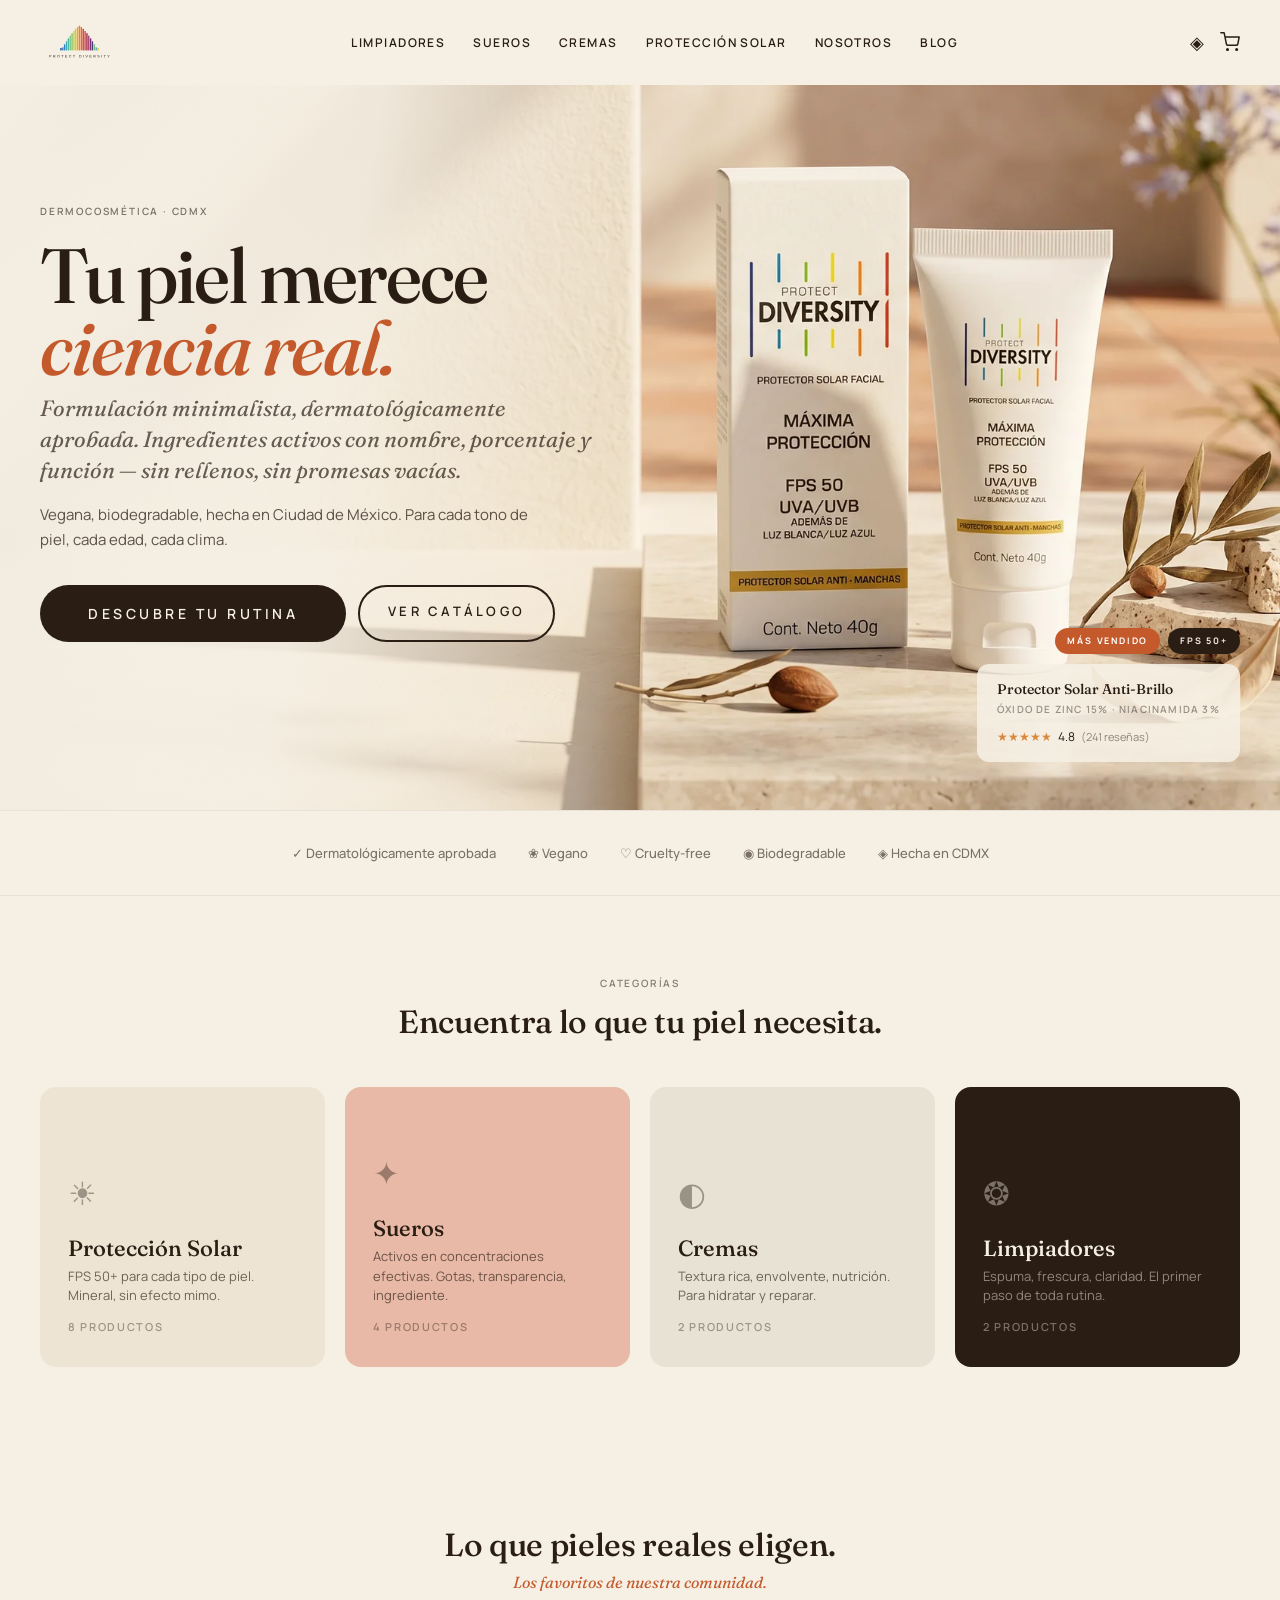
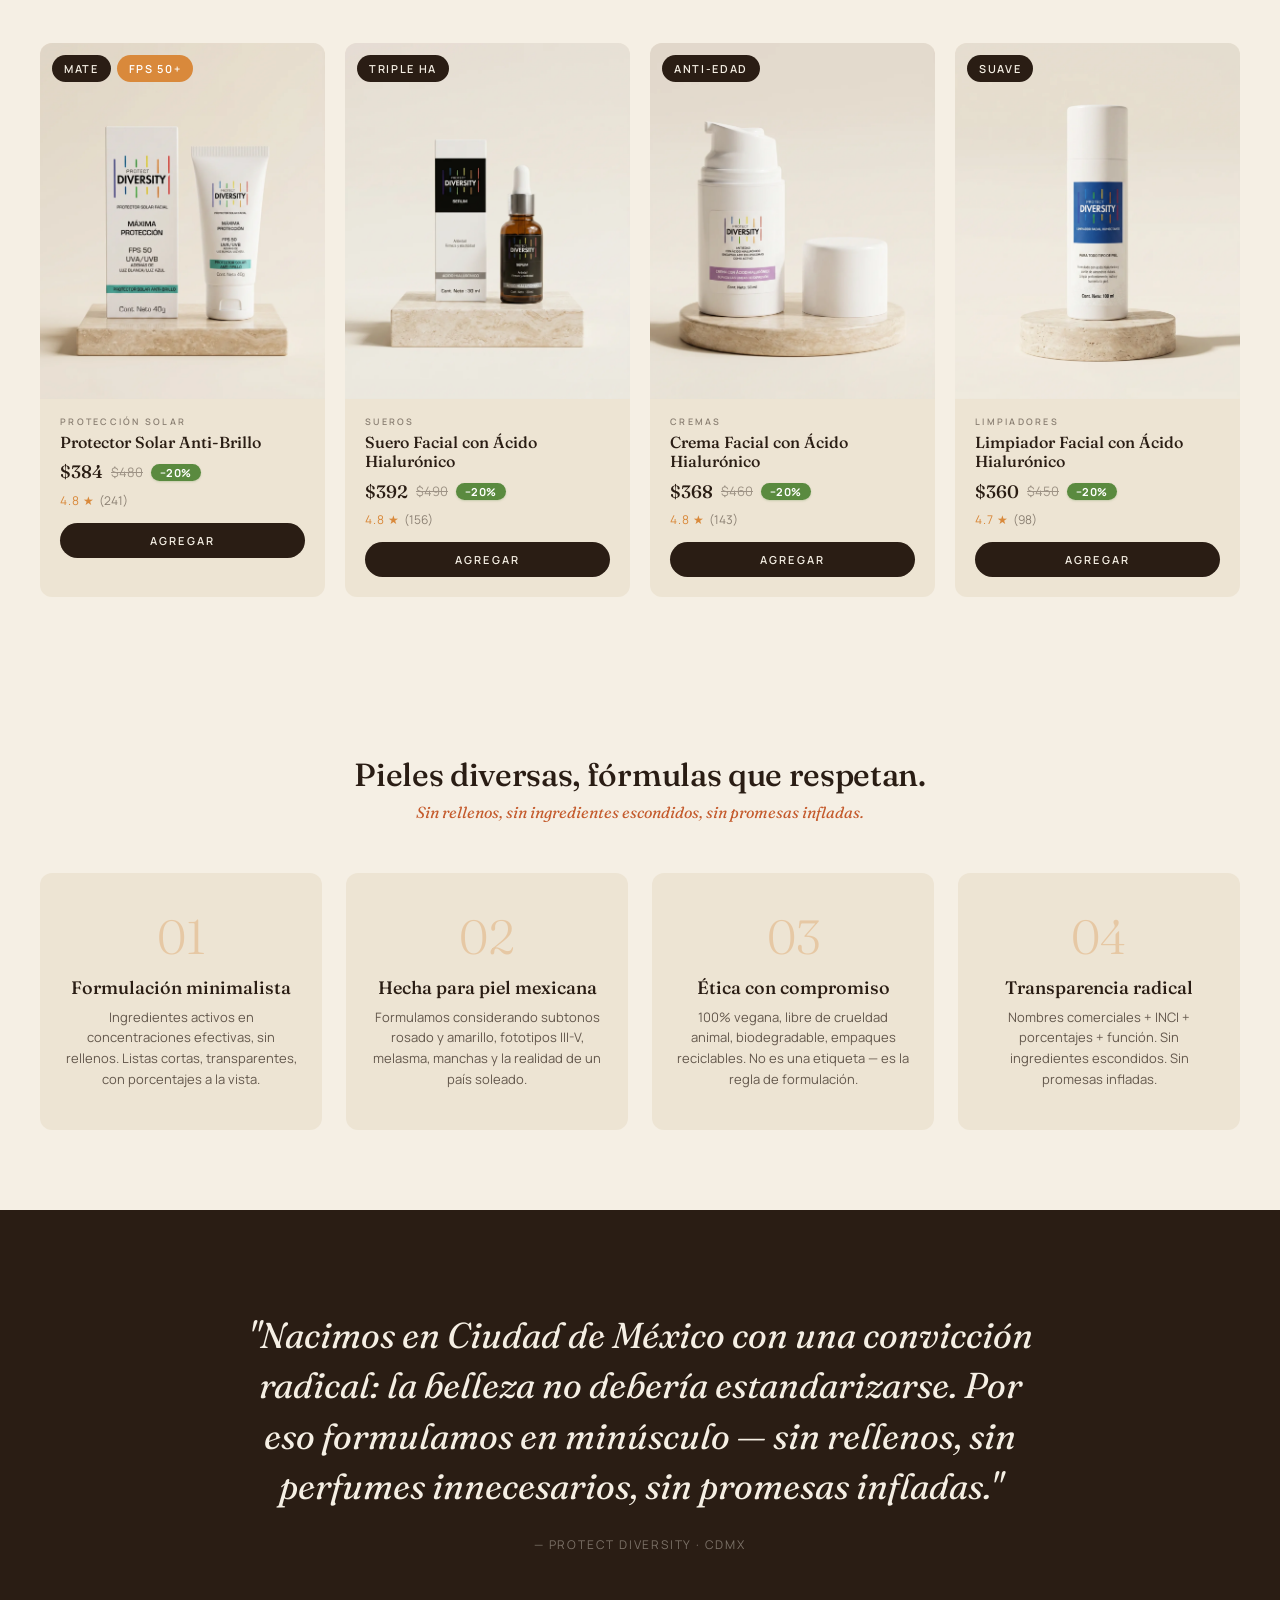
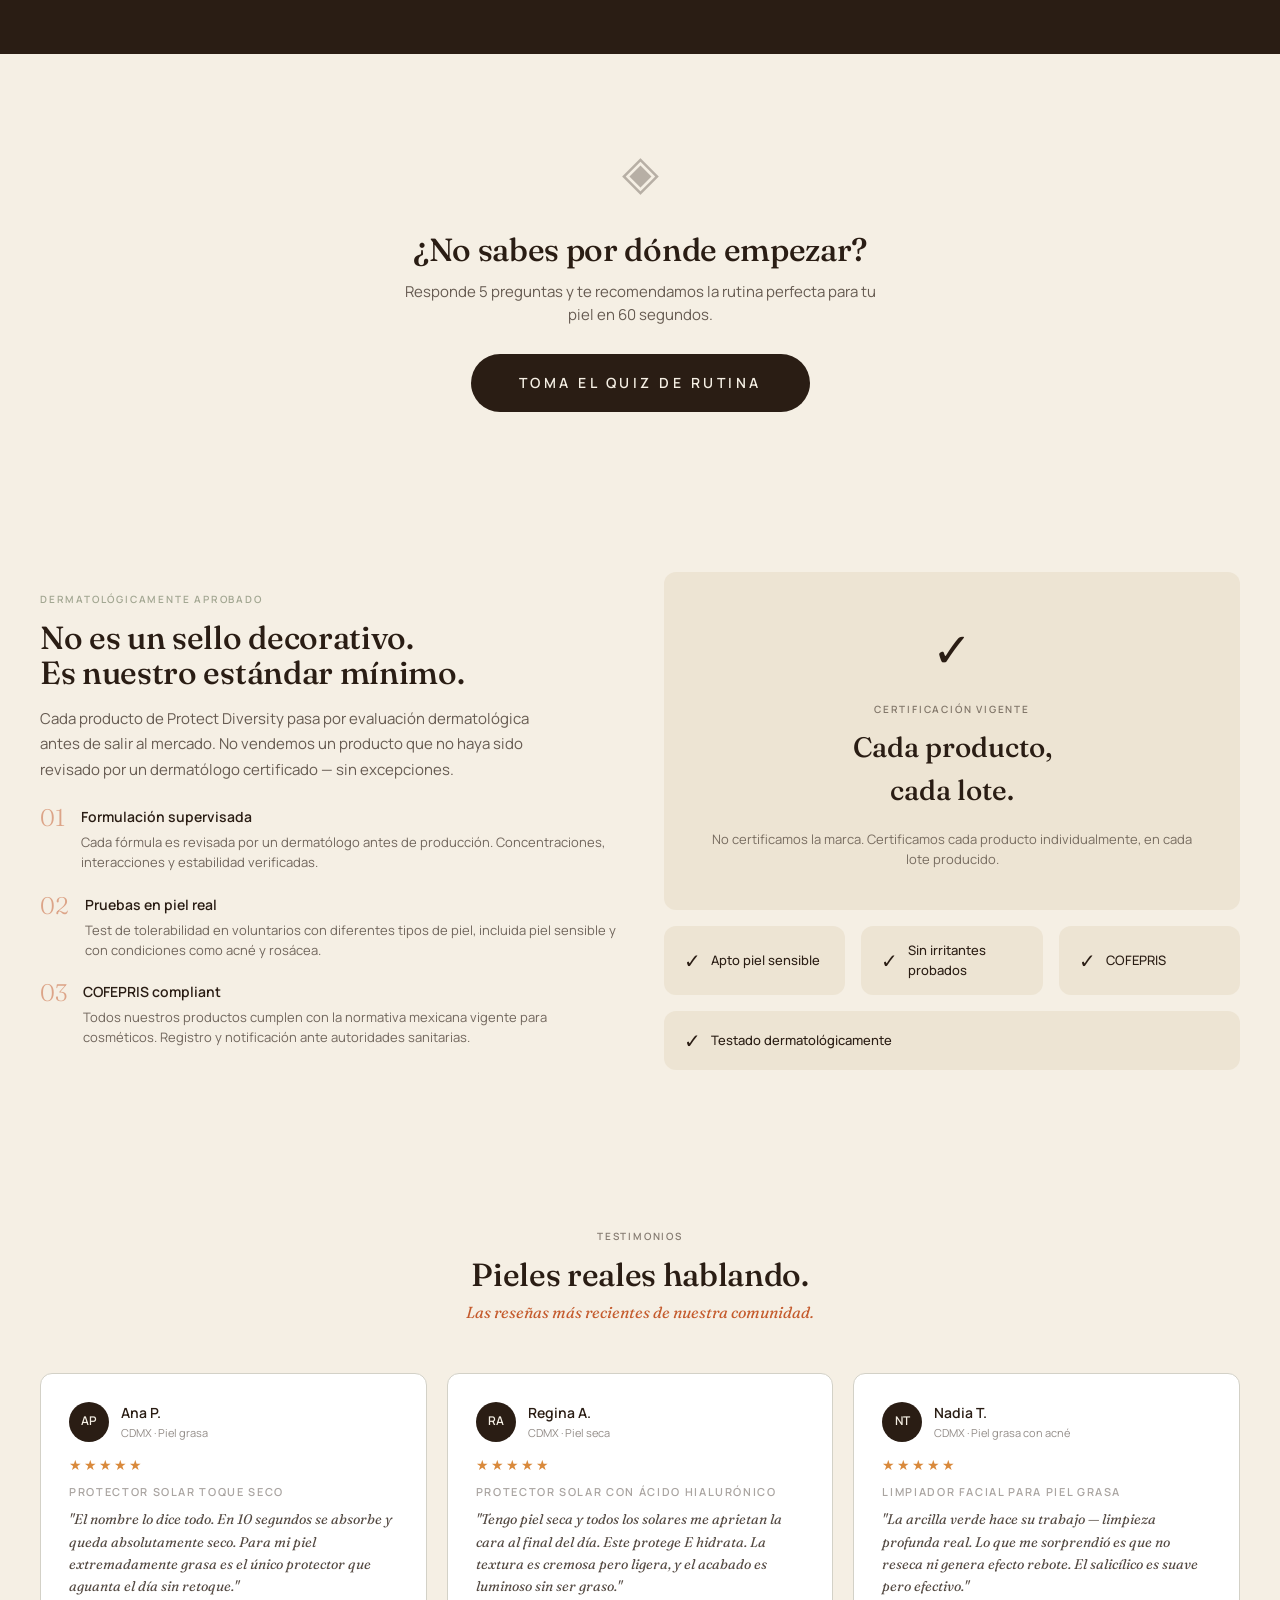
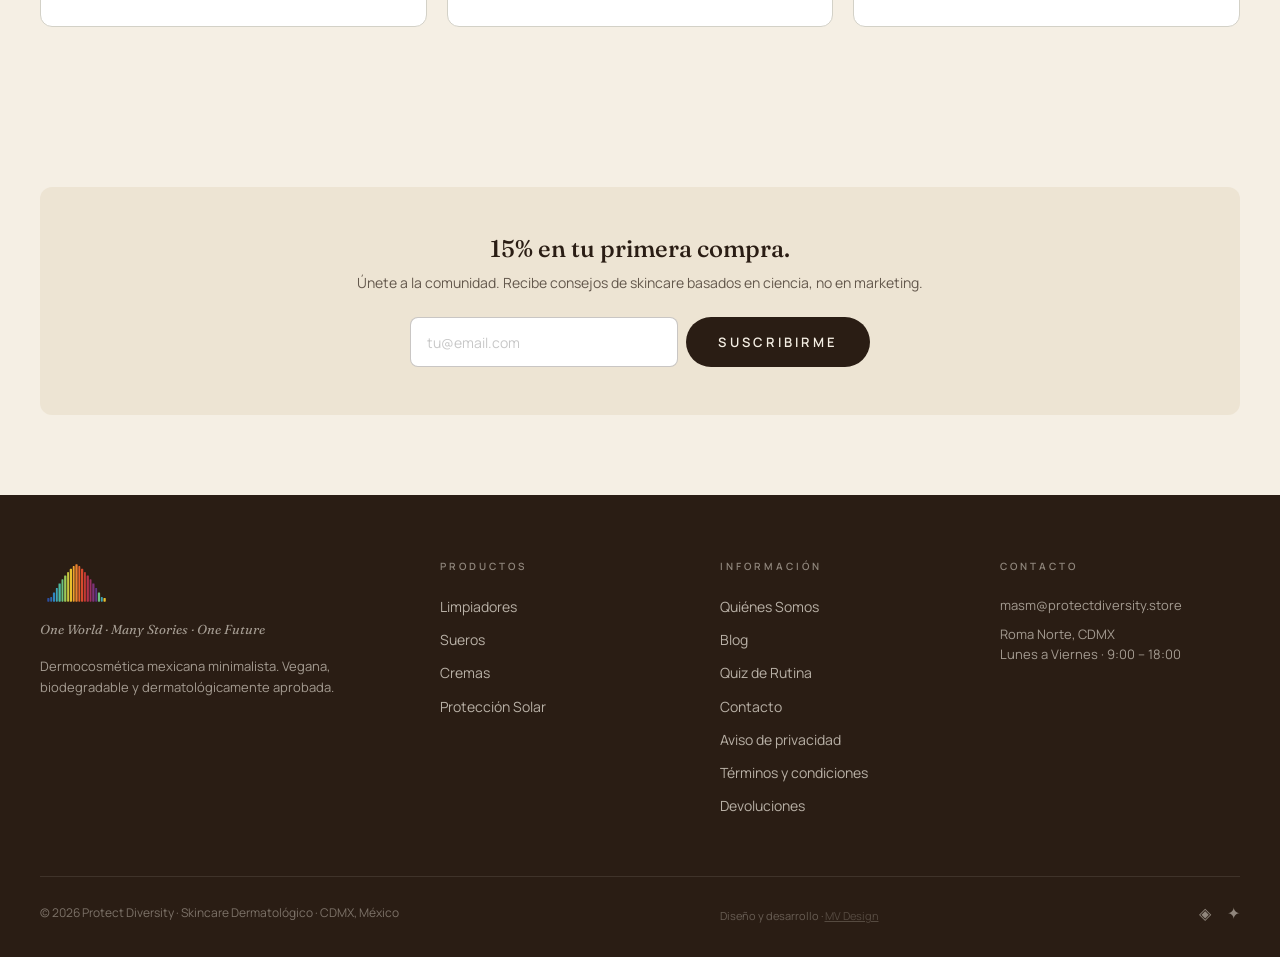
<file: index.html>
<!DOCTYPE html>
<html lang="es">
<head>
<meta charset="UTF-8">
<meta name="viewport" content="width=device-width, initial-scale=1.0">
<title>Protect Diversity — Skincare Dermatológico · CDMX</title>
<meta name="description" content="Dermocosmética mexicana minimalista. Vegana, biodegradable y dermatológicamente aprobada. Formulada para la diversidad real de pieles mexicanas.">
<meta property="og:type" content="website">
<meta property="og:title" content="Protect Diversity — Skincare Dermatológico · CDMX">
<meta property="og:description" content="Dermocosmética mexicana minimalista. Vegana, biodegradable y dermatológicamente aprobada. Formulada para la diversidad real de pieles mexicanas.">
<meta property="og:image" content="https://protectdiversity.store/img/banners/magnific_premium-sunscreen-website_gJvVzaPSXO.webp">
<meta property="og:locale" content="es_MX">
<meta name="twitter:card" content="summary_large_image">
<meta name="twitter:title" content="Protect Diversity — Skincare Dermatológico · CDMX">
<meta name="twitter:description" content="Dermocosmética mexicana minimalista. Vegana, biodegradable y dermatológicamente aprobada. Formulada para la diversidad real de pieles mexicanas.">
<link rel="preconnect" href="https://fonts.googleapis.com">
<link rel="preconnect" href="https://fonts.gstatic.com" crossorigin>
<link href="https://fonts.googleapis.com/css2?family=Fraunces:ital,opsz,wght@0,9..144,300;0,9..144,400;0,9..144,500;0,9..144,600;1,9..144,400;1,9..144,500&family=Manrope:wght@300;400;500;600;700&display=swap" rel="stylesheet">
<link rel="stylesheet" href="css/global.css">
<!-- Preload de las 4 imágenes bestsellers (above-the-fold) -->
<link rel="preload" as="image" href="img/Productos Editados/ps-antibrillo-2.webp" fetchpriority="high">
<link rel="preload" as="image" href="img/Productos Editados/su-hialuronico-2.webp" fetchpriority="high">
<link rel="preload" as="image" href="img/Productos Editados/cr-hialuronico-2.webp" fetchpriority="high">
<link rel="preload" as="image" href="img/Productos Editados/li-hialuronico-1.webp" fetchpriority="high">
<style>
/* ── HOME-SPECIFIC STYLES ── */

/* Hero */
.home-hero {
  min-height: 90vh;
  display: flex;
  align-items: center;
  padding-top: 100px;
  padding-bottom: 64px;
  position: relative;
  overflow: hidden;
}
.home-hero-bg {
  position: absolute;
  inset: 0;
  width: 100%;
  height: 100%;
  object-fit: cover;
  object-position: center;
  z-index: 0;
}
.home-hero-overlay {
  position: absolute;
  inset: 0;
  background: linear-gradient(100deg,
    rgba(245,239,228,0.97) 0%,
    rgba(245,239,228,0.90) 28%,
    rgba(245,239,228,0.20) 48%,
    rgba(245,239,228,0.00) 62%
  );
  z-index: 1;
}
.home-hero .container {
  position: relative;
  z-index: 2;
  width: 100%;
}
.home-hero-content {
  max-width: 560px;
  position: relative;
  z-index: 2;
}

/* Floating product card — bottom right */
.home-hero-product-float {
  position: absolute;
  bottom: 48px;
  right: var(--pad-desktop);
  z-index: 3;
  display: flex;
  flex-direction: column;
  align-items: flex-end;
  gap: 10px;
}
.home-hero-badges {
  display: flex;
  gap: 8px;
}
.home-hero-rank-badge {
  background: var(--terracota);
  color: var(--blanco);
  font-family: 'Manrope', sans-serif;
  font-size: 9px;
  font-weight: 700;
  letter-spacing: 0.2em;
  text-transform: uppercase;
  padding: 6px 12px;
  border-radius: 999px;
}
.home-hero-spf-badge {
  background: var(--cacao);
  color: var(--crema);
  font-family: 'Manrope', sans-serif;
  font-size: 9px;
  font-weight: 700;
  letter-spacing: 0.2em;
  text-transform: uppercase;
  padding: 6px 12px;
  border-radius: 999px;
}
.home-hero-product-meta {
  background: rgba(245,239,228,0.88);
  backdrop-filter: blur(12px);
  -webkit-backdrop-filter: blur(12px);
  border-radius: 12px;
  padding: 16px 20px;
  min-width: 240px;
}
.home-hero-product-meta-name {
  font-family: 'Fraunces', serif;
  font-size: 14px;
  font-weight: 500;
  color: var(--cacao);
  margin-bottom: 4px;
  line-height: 1.3;
}
.home-hero-product-meta-ingr {
  font-family: 'Manrope', sans-serif;
  font-size: 10px;
  font-weight: 600;
  text-transform: uppercase;
  letter-spacing: 0.12em;
  opacity: 0.45;
  color: var(--cacao);
  margin-bottom: 10px;
}
.home-hero-product-meta-rating {
  display: flex;
  align-items: center;
  gap: 6px;
  font-size: 12px;
  color: var(--cacao);
}
.home-hero-product-meta-rating .stars { color: var(--ocre); }
.home-hero-product-meta-rating .count { opacity: 0.5; font-size: 11px; }
.home-hero-eyebrow {
  margin-bottom: 20px;
  color: var(--cacao);
  opacity: 0.6;
}
.home-hero h1 {
  font-family: 'Fraunces', serif;
  font-size: clamp(48px, 6vw, 80px);
  font-weight: 500;
  line-height: 0.95;
  letter-spacing: -0.025em;
  margin-bottom: 8px;
}
.home-hero h1 em {
  font-style: italic;
  color: var(--terracota);
}
.home-hero-sub {
  font-family: 'Fraunces', serif;
  font-style: italic;
  font-size: clamp(18px, 2vw, 22px);
  color: var(--cacao);
  opacity: 0.7;
  margin-bottom: 16px;
  line-height: 1.4;
}
.home-hero-desc {
  font-size: 15px;
  line-height: 1.7;
  opacity: 0.75;
  margin-bottom: 32px;
  max-width: 520px;
}
.home-hero-ctas {
  display: flex;
  gap: 12px;
  flex-wrap: wrap;
}

/* Trust bar */
.trust-bar {
  padding: 32px 0;
  border-top: 1px solid rgba(42,29,20,0.06);
  border-bottom: 1px solid rgba(42,29,20,0.06);
}
.trust-bar .trust-strip { justify-content: center; gap: 32px; }
.trust-bar .trust-badge { font-size: 13px; opacity: 0.6; gap: 6px; }

/* Categories */
.categories-grid {
  display: grid;
  grid-template-columns: repeat(4, 1fr);
  gap: 20px;
}
.category-card {
  border-radius: 16px;
  padding: 40px 28px 32px;
  min-height: 280px;
  display: flex;
  flex-direction: column;
  justify-content: flex-end;
  position: relative;
  overflow: hidden;
  cursor: pointer;
  transition: transform var(--dur-md) var(--ease-out), box-shadow var(--dur-md) var(--ease-out);
  text-decoration: none;
  color: inherit;
}
@media (hover: hover) and (pointer: fine) {
  .category-card:hover { transform: translateY(-5px); box-shadow: 0 12px 32px rgba(42,29,20,0.1); }
  .cat-limpiadores:hover { color: var(--crema); }
}
.category-card-icon {
  font-size: 32px;
  margin-bottom: 16px;
  opacity: 0.4;
}
.category-card h3 {
  font-family: 'Fraunces', serif;
  font-size: 22px;
  font-weight: 500;
  margin-bottom: 6px;
}
.category-card p { font-size: 13px; opacity: 0.65; line-height: 1.5; }
.category-card .count {
  font-size: 11px;
  font-weight: 600;
  text-transform: uppercase;
  letter-spacing: 0.15em;
  opacity: 0.4;
  margin-top: 12px;
}

.cat-solar { background: var(--crema-2); }
.cat-sueros { background: var(--rose); }
.cat-cremas { background: #E8E2D4; }
.cat-limpiadores { background: var(--cacao); color: var(--crema); }
.cat-limpiadores p { opacity: 0.5; }

/* Bestsellers */
.bestsellers-grid {
  display: grid;
  grid-template-columns: repeat(4, minmax(0, 1fr));
  gap: 20px;
}

/* Value props */
.values-grid {
  display: grid;
  grid-template-columns: repeat(4, 1fr);
  gap: 24px;
}
.value-card { text-align: center; padding: 40px 24px; }
.value-number {
  font-family: 'Fraunces', serif;
  font-size: 48px;
  font-weight: 300;
  color: var(--ocre);
  opacity: 0.3;
  line-height: 1;
  margin-bottom: 16px;
}
.value-card h3 {
  font-family: 'Fraunces', serif;
  font-size: 18px;
  font-weight: 500;
  margin-bottom: 8px;
}
.value-card p { font-size: 13px; opacity: 0.7; line-height: 1.6; }

/* Manifesto */
.manifesto {
  padding: 100px 0;
  text-align: center;
  position: relative;
}
.manifesto-logo {
  opacity: 0.06;
  position: absolute;
  top: 50%;
  left: 50%;
  transform: translate(-50%, -50%) scale(3);
  pointer-events: none;
}
.manifesto blockquote {
  font-family: 'Fraunces', serif;
  font-style: italic;
  font-size: clamp(22px, 3vw, 36px);
  font-weight: 400;
  line-height: 1.4;
  color: var(--crema);
  max-width: 800px;
  margin: 0 auto 24px;
  position: relative;
  z-index: 1;
}
.manifesto .attribution {
  font-size: 12px;
  opacity: 0.4;
  letter-spacing: 0.15em;
  text-transform: uppercase;
  color: var(--crema);
  position: relative;
  z-index: 1;
}

/* Quiz CTA */
.quiz-cta {
  text-align: center;
}
.quiz-cta-icon {
  font-size: 48px;
  margin-bottom: 24px;
  opacity: 0.3;
}
.quiz-cta h2 {
  margin-bottom: 12px;
}
.quiz-cta p {
  font-size: 15px;
  opacity: 0.7;
  margin-bottom: 28px;
  max-width: 480px;
  margin-left: auto;
  margin-right: auto;
}

/* Testimonials */
.testimonials-grid {
  display: grid;
  grid-template-columns: repeat(3, 1fr);
  gap: 20px;
}
.testimonial-card { padding: 28px; }
.testimonial-header {
  display: flex;
  align-items: center;
  gap: 12px;
  margin-bottom: 12px;
}
.testimonial-avatar {
  width: 40px;
  height: 40px;
  background: var(--cacao);
  border-radius: 50%;
  display: flex;
  align-items: center;
  justify-content: center;
  color: var(--crema);
  font-size: 12px;
  font-weight: 600;
  flex-shrink: 0;
}
.testimonial-meta .name { font-weight: 600; font-size: 14px; }
.testimonial-meta .info { font-size: 11px; opacity: 0.5; }
.testimonial-stars { color: var(--ocre); font-size: 13px; letter-spacing: 2px; margin-bottom: 8px; }
.testimonial-product {
  font-size: 10px;
  font-weight: 600;
  text-transform: uppercase;
  letter-spacing: 0.15em;
  opacity: 0.5;
  margin-bottom: 8px;
}
.testimonial-text {
  font-family: 'Fraunces', serif;
  font-style: italic;
  font-size: 14px;
  line-height: 1.6;
  opacity: 0.8;
}

/* Responsive */
@media (max-width: 1024px) {
  .home-hero-product-float { display: none; }
  .categories-grid { grid-template-columns: repeat(2, 1fr); }
  .bestsellers-grid { grid-template-columns: repeat(2, 1fr); }
  .values-grid { grid-template-columns: repeat(2, 1fr); }
}
@media (max-width: 768px) {
  .home-hero { min-height: 80vh; padding-top: 120px; padding-bottom: 60px; }
  .home-hero-overlay {
    background: linear-gradient(180deg,
      rgba(245,239,228,0.92) 0%,
      rgba(245,239,228,0.80) 60%,
      rgba(245,239,228,0.75) 100%
    );
  }
  .categories-grid { grid-template-columns: 1fr 1fr; }
  .bestsellers-grid {
    grid-template-columns: repeat(4, 260px);
    overflow-x: auto;
    scroll-snap-type: x mandatory;
    -webkit-overflow-scrolling: touch;
    gap: 12px;
    padding-bottom: 8px;
  }
  .bestsellers-grid > * { scroll-snap-align: start; }
  .values-grid { grid-template-columns: 1fr; }
  .testimonials-grid { grid-template-columns: 1fr; }
}
</style>
</head>
<body>

<!-- ═══ HEADER ═══ -->
<header class="header" id="header">
  <div class="header-inner">
    <a href="index.html" class="logo-link">
      <img src="img/logo-full.svg" alt="Protect Diversity" height="52" style="height:52px;width:auto;">
    </a>
    <nav>
      <ul class="header-nav">
        <li><a href="coleccion.html?cat=limpiadores">Limpiadores</a></li><li><a href="coleccion.html?cat=sueros">Sueros</a></li><li><a href="coleccion.html?cat=cremas">Cremas</a></li><li><a href="coleccion.html?cat=proteccion-solar">Protección Solar</a></li>
        <li><a href="nosotros.html">Nosotros</a></li>
        <li><a href="blog.html">Blog</a></li>
      </ul>
    </nav>
    <div class="header-icons">
      <button class="header-icon mobile-menu-btn" aria-label="Menú">☰</button>
      <button class="header-icon" aria-label="Buscar">◈</button>
      <button class="header-icon" data-cart-toggle aria-label="Carrito"><svg width="20" height="20" viewBox="0 0 24 24" fill="none" stroke="currentColor" stroke-width="1.75" stroke-linecap="round" stroke-linejoin="round" style="display:block;pointer-events:none;"><circle cx="9" cy="21" r="1"/><circle cx="20" cy="21" r="1"/><path d="M1 1h4l2.68 13.39a2 2 0 002 1.61h9.72a2 2 0 002-1.61L23 6H6"/></svg><span class="cart-count" style="display:none">0</span></button>
    </div>
  </div>
</header>

<!-- Mobile nav -->
<nav class="mobile-nav">
  <button class="mobile-nav-close">✕</button>
  <a href="coleccion.html?cat=limpiadores">Limpiadores</a>
  <a href="coleccion.html?cat=sueros">Sueros</a>
  <a href="coleccion.html?cat=cremas">Cremas</a>
  <a href="coleccion.html?cat=proteccion-solar">Protección Solar</a>
  <a href="nosotros.html">Nosotros</a>
  <a href="blog.html">Blog</a>
  <a href="contacto.html">Contacto</a>
</nav>

<!-- ═══ HERO ═══ -->
<section class="home-hero">
  <img class="home-hero-bg" src="img/banners/magnific_premium-sunscreen-website_gJvVzaPSXO.webp" alt="" aria-hidden="true">
  <div class="home-hero-overlay"></div>

  <div class="container">
    <div class="home-hero-content reveal">
      <p class="eyebrow home-hero-eyebrow">DERMOCOSMÉTICA · CDMX</p>
      <h1>Tu piel merece <em>ciencia real.</em></h1>
      <p class="home-hero-sub">Formulación minimalista, dermatológicamente aprobada. Ingredientes activos con nombre, porcentaje y función — sin rellenos, sin promesas vacías.</p>
      <p class="home-hero-desc">Vegana, biodegradable, hecha en Ciudad de México. Para cada tono de piel, cada edad, cada clima.</p>
      <div class="home-hero-ctas">
        <a href="quiz.html" class="btn-primary btn-primary--large">DESCUBRE TU RUTINA</a>
        <a href="coleccion.html" class="btn-secondary">VER CATÁLOGO</a>
      </div>
    </div>
  </div>

  <!-- Tarjeta flotante producto estrella -->
  <div class="home-hero-product-float reveal reveal-delay-2">
    <div class="home-hero-badges">
      <span class="home-hero-rank-badge">MÁS VENDIDO</span>
      <span class="home-hero-spf-badge">FPS 50+</span>
    </div>
    <div class="home-hero-product-meta">
      <div class="home-hero-product-meta-name">Protector Solar Anti-Brillo</div>
      <div class="home-hero-product-meta-ingr">Óxido de Zinc 15% · Niacinamida 3%</div>
      <div class="home-hero-product-meta-rating">
        <span class="stars">★★★★★</span>
        <span>4.8</span>
        <span class="count">(241 reseñas)</span>
      </div>
    </div>
  </div>
</section>

<!-- ═══ TRUST BAR ═══ -->
<div class="trust-bar">
  <div class="container">
    <div class="trust-strip">
      <span class="trust-badge">✓ Dermatológicamente aprobada</span>
      <span class="trust-badge">❀ Vegano</span>
      <span class="trust-badge">♡ Cruelty-free</span>
      <span class="trust-badge">◉ Biodegradable</span>
      <span class="trust-badge">◈ Hecha en CDMX</span>
    </div>
  </div>
</div>

<!-- ═══ CATEGORÍAS ═══ -->
<section>
  <div class="container">
    <div class="section-intro reveal">
      <p class="eyebrow">CATEGORÍAS</p>
      <h2>Encuentra lo que tu piel necesita.</h2>
    </div>
    <div class="categories-grid">
      <a href="coleccion.html" class="category-card cat-solar reveal reveal-delay-1">
        <span class="category-card-icon">☀</span>
        <h3>Protección Solar</h3>
        <p>FPS 50+ para cada tipo de piel. Mineral, sin efecto mimo.</p>
        <span class="count">8 productos</span>
      </a>
      <a href="coleccion.html?cat=sueros" class="category-card cat-sueros reveal reveal-delay-2">
        <span class="category-card-icon">✦</span>
        <h3>Sueros</h3>
        <p>Activos en concentraciones efectivas. Gotas, transparencia, ingrediente.</p>
        <span class="count">4 productos</span>
      </a>
      <a href="coleccion.html?cat=cremas" class="category-card cat-cremas reveal reveal-delay-3">
        <span class="category-card-icon">◐</span>
        <h3>Cremas</h3>
        <p>Textura rica, envolvente, nutrición. Para hidratar y reparar.</p>
        <span class="count">2 productos</span>
      </a>
      <a href="coleccion.html?cat=limpiadores" class="category-card cat-limpiadores reveal reveal-delay-4">
        <span class="category-card-icon">❂</span>
        <h3>Limpiadores</h3>
        <p>Espuma, frescura, claridad. El primer paso de toda rutina.</p>
        <span class="count">2 productos</span>
      </a>
    </div>
  </div>
</section>

<!-- ═══ BESTSELLERS ═══ -->
<section>
  <div class="container">
    <div class="section-intro reveal">
      <h2>Lo que pieles reales eligen.</h2>
      <p class="subtitle">Los favoritos de nuestra comunidad.</p>
    </div>
    <div class="bestsellers-grid">

      <!-- #1 Protector Solar Anti-Brillo -->
      <a href="producto.html?id=PS-ANTIBRILLO" class="product-card reveal reveal-delay-1">
        <div class="product-card-img">
          <img src="img/Productos Editados/ps-antibrillo-2.webp" alt="Protector Solar Anti-Brillo" loading="eager" fetchpriority="high" decoding="async" width="800" height="1000">
          <div class="pills"><span class="pill pill--cacao">MATE</span><span class="pill pill--ocre">FPS 50+</span></div>
        </div>
        <div class="product-card-body">
          <p class="product-card-category">PROTECCIÓN SOLAR</p>
          <h3 class="product-card-name">Protector Solar Anti-Brillo</h3>
          <div class="product-card-price">
            <span class="current">$384</span><span class="compare">$480</span><span class="discount">−20%</span>
          </div>
          <div class="product-card-rating">
            <span class="stars" style="color:var(--ocre)">4.8 ★</span>
            <span class="score" style="font-size:12px;opacity:0.5;">(241)</span>
          </div>
          <button class="product-card-btn" data-add-to-cart data-product-id="PS-ANTIBRILLO" data-product-name="Protector Solar Anti-Brillo" data-product-price="384">AGREGAR</button>
        </div>
      </a>

      <!-- #2 Suero Facial con Ácido Hialurónico -->
      <a href="producto.html?id=SU-HIALURONICO" class="product-card reveal reveal-delay-2">
        <div class="product-card-img">
          <img src="img/Productos Editados/su-hialuronico-2.webp" alt="Suero Facial con Ácido Hialurónico" loading="eager" fetchpriority="high" decoding="async" width="800" height="1000">
          <div class="pills"><span class="pill pill--cacao">TRIPLE HA</span></div>
        </div>
        <div class="product-card-body">
          <p class="product-card-category">SUEROS</p>
          <h3 class="product-card-name">Suero Facial con Ácido Hialurónico</h3>
          <div class="product-card-price">
            <span class="current">$392</span><span class="compare">$490</span><span class="discount">−20%</span>
          </div>
          <div class="product-card-rating">
            <span class="stars" style="color:var(--ocre)">4.8 ★</span>
            <span class="score" style="font-size:12px;opacity:0.5;">(156)</span>
          </div>
          <button class="product-card-btn" data-add-to-cart data-product-id="SU-HIALURONICO" data-product-name="Suero Facial con Ácido Hialurónico" data-product-price="392">AGREGAR</button>
        </div>
      </a>

      <!-- #3 Crema Facial con Ácido Hialurónico -->
      <a href="producto.html?id=CR-HIALURONICO" class="product-card reveal reveal-delay-3">
        <div class="product-card-img">
          <img src="img/Productos Editados/cr-hialuronico-2.webp" alt="Crema Facial con Ácido Hialurónico" loading="eager" fetchpriority="high" decoding="async" width="800" height="1000">
          <div class="pills"><span class="pill pill--cacao">ANTI-EDAD</span></div>
        </div>
        <div class="product-card-body">
          <p class="product-card-category">CREMAS</p>
          <h3 class="product-card-name">Crema Facial con Ácido Hialurónico</h3>
          <div class="product-card-price">
            <span class="current">$368</span><span class="compare">$460</span><span class="discount">−20%</span>
          </div>
          <div class="product-card-rating">
            <span class="stars" style="color:var(--ocre)">4.8 ★</span>
            <span class="score" style="font-size:12px;opacity:0.5;">(143)</span>
          </div>
          <button class="product-card-btn" data-add-to-cart data-product-id="CR-HIALURONICO" data-product-name="Crema Facial con Ácido Hialurónico" data-product-price="368">AGREGAR</button>
        </div>
      </a>

      <!-- #4 Limpiador Facial con Ácido Hialurónico -->
      <a href="producto.html?id=LI-HIALURONICO" class="product-card reveal reveal-delay-4">
        <div class="product-card-img">
          <img src="img/Productos Editados/li-hialuronico-1.webp" alt="Limpiador Facial con Ácido Hialurónico" loading="eager" fetchpriority="high" decoding="async" width="800" height="1000">
          <div class="pills"><span class="pill pill--cacao">SUAVE</span></div>
        </div>
        <div class="product-card-body">
          <p class="product-card-category">LIMPIADORES</p>
          <h3 class="product-card-name">Limpiador Facial con Ácido Hialurónico</h3>
          <div class="product-card-price">
            <span class="current">$360</span><span class="compare">$450</span><span class="discount">−20%</span>
          </div>
          <div class="product-card-rating">
            <span class="stars" style="color:var(--ocre)">4.7 ★</span>
            <span class="score" style="font-size:12px;opacity:0.5;">(98)</span>
          </div>
          <button class="product-card-btn" data-add-to-cart data-product-id="LI-HIALURONICO" data-product-name="Limpiador Facial con Ácido Hialurónico" data-product-price="360">AGREGAR</button>
        </div>
      </a>

    </div>
  </div>
</section>

<!-- ═══ PROPUESTA DE VALOR ═══ -->
<section>
  <div class="container">
    <div class="section-intro reveal">
      <h2>Pieles diversas, fórmulas que respetan.</h2>
      <p class="subtitle">Sin rellenos, sin ingredientes escondidos, sin promesas infladas.</p>
    </div>
    <div class="values-grid">
      <div class="card value-card reveal reveal-delay-1">
        <div class="value-number">01</div>
        <h3>Formulación minimalista</h3>
        <p>Ingredientes activos en concentraciones efectivas, sin rellenos. Listas cortas, transparentes, con porcentajes a la vista.</p>
      </div>
      <div class="card value-card reveal reveal-delay-2">
        <div class="value-number">02</div>
        <h3>Hecha para piel mexicana</h3>
        <p>Formulamos considerando subtonos rosado y amarillo, fototipos III-V, melasma, manchas y la realidad de un país soleado.</p>
      </div>
      <div class="card value-card reveal reveal-delay-3">
        <div class="value-number">03</div>
        <h3>Ética con compromiso</h3>
        <p>100% vegana, libre de crueldad animal, biodegradable, empaques reciclables. No es una etiqueta — es la regla de formulación.</p>
      </div>
      <div class="card value-card reveal reveal-delay-4">
        <div class="value-number">04</div>
        <h3>Transparencia radical</h3>
        <p>Nombres comerciales + INCI + porcentajes + función. Sin ingredientes escondidos. Sin promesas infladas.</p>
      </div>
    </div>
  </div>
</section>

<!-- ═══ MANIFIESTO ═══ -->
<section class="section-dark manifesto">
  <div class="container">
    <div class="reveal">
      <blockquote>"Nacimos en Ciudad de México con una convicción radical: la belleza no debería estandarizarse. Por eso formulamos en minúsculo — sin rellenos, sin perfumes innecesarios, sin promesas infladas."</blockquote>
      <p class="attribution">— Protect Diversity · CDMX</p>
    </div>
  </div>
</section>

<!-- ═══ QUIZ CTA ═══ -->
<section class="quiz-cta">
  <div class="container reveal">
    <div class="quiz-cta-icon">◈</div>
    <h2>¿No sabes por dónde empezar?</h2>
    <p>Responde 5 preguntas y te recomendamos la rutina perfecta para tu piel en 60 segundos.</p>
    <a href="quiz.html" class="btn-primary btn-primary--large">TOMA EL QUIZ DE RUTINA</a>
  </div>
</section>

<!-- ═══ DERMA-APROBADO ═══ -->
<section class="derma-section">
  <div class="container">
    <div class="derma-grid">
      <div class="reveal">
        <p class="eyebrow" style="color:var(--salvia);">DERMATOLÓGICAMENTE APROBADO</p>
        <h2 style="margin:12px 0 16px;">No es un sello decorativo.<br>Es nuestro estándar mínimo.</h2>
        <p style="font-size:15px;opacity:0.7;line-height:1.7;max-width:520px;">Cada producto de Protect Diversity pasa por evaluación dermatológica antes de salir al mercado. No vendemos un producto que no haya sido revisado por un dermatólogo certificado — sin excepciones.</p>
        <div class="derma-points">
          <div class="derma-point reveal reveal-delay-1">
            <div class="derma-point-num">01</div>
            <div>
              <h4>Formulación supervisada</h4>
              <p>Cada fórmula es revisada por un dermatólogo antes de producción. Concentraciones, interacciones y estabilidad verificadas.</p>
            </div>
          </div>
          <div class="derma-point reveal reveal-delay-2">
            <div class="derma-point-num">02</div>
            <div>
              <h4>Pruebas en piel real</h4>
              <p>Test de tolerabilidad en voluntarios con diferentes tipos de piel, incluida piel sensible y con condiciones como acné y rosácea.</p>
            </div>
          </div>
          <div class="derma-point reveal reveal-delay-3">
            <div class="derma-point-num">03</div>
            <div>
              <h4>COFEPRIS compliant</h4>
              <p>Todos nuestros productos cumplen con la normativa mexicana vigente para cosméticos. Registro y notificación ante autoridades sanitarias.</p>
            </div>
          </div>
        </div>
      </div>
      <div class="reveal reveal-delay-2">
        <div class="card" style="padding:40px;text-align:center;background:var(--crema-2);">
          <p style="font-size:48px;margin-bottom:16px;">✓</p>
          <p class="eyebrow" style="margin-bottom:8px;">Certificación vigente</p>
          <p style="font-family:'Fraunces',serif;font-size:28px;font-weight:500;margin-bottom:16px;">Cada producto,<br>cada lote.</p>
          <p style="font-size:13px;opacity:0.6;line-height:1.6;">No certificamos la marca. Certificamos cada producto individualmente, en cada lote producido.</p>
        </div>
        <div class="derma-badge-row" style="margin-top:16px;">
          <div class="derma-badge"><span class="derma-badge-icon">✓</span><span>Apto piel sensible</span></div>
          <div class="derma-badge"><span class="derma-badge-icon">✓</span><span>Sin irritantes probados</span></div>
          <div class="derma-badge"><span class="derma-badge-icon">✓</span><span>COFEPRIS</span></div>
          <div class="derma-badge"><span class="derma-badge-icon">✓</span><span>Testado dermatológicamente</span></div>
        </div>
      </div>
    </div>
  </div>
</section>

<!-- ═══ TESTIMONIOS ═══ -->
<section>
  <div class="container">
    <div class="section-intro reveal">
      <p class="eyebrow">TESTIMONIOS</p>
      <h2>Pieles reales hablando.</h2>
      <p class="subtitle">Las reseñas más recientes de nuestra comunidad.</p>
    </div>
    <div class="testimonials-grid" id="homeTestimonials"></div>
  </div>
</section>

<!-- ═══ NEWSLETTER ═══ -->
<section>
  <div class="container">
    <div class="newsletter reveal">
      <h3>15% en tu primera compra.</h3>
      <p>Únete a la comunidad. Recibe consejos de skincare basados en ciencia, no en marketing.</p>
      <form class="newsletter-form" onsubmit="event.preventDefault(); this.querySelector('button').textContent='¡LISTO!'; this.querySelector('input').value='';">
        <input type="email" class="input" placeholder="tu@email.com" required>
        <button type="submit" class="btn-primary">SUSCRIBIRME</button>
      </form>
    </div>
  </div>
</section>

<!-- ═══ FOOTER ═══ -->
<footer class="footer">
  <div class="container">
    <div class="footer-grid">
      <div class="footer-col">
        <img src="img/isotipo.svg" alt="Protect Diversity" height="48" style="height:48px;width:auto;">
        <p class="footer-tagline">One World · Many Stories · One Future</p>
        <p style="margin-top:16px;">Dermocosmética mexicana minimalista. Vegana, biodegradable y dermatológicamente aprobada.</p>
      </div>
      <div class="footer-col">
        <h4>Productos</h4>
        <ul>
          <li><a href="coleccion.html?cat=limpiadores">Limpiadores</a></li><li><a href="coleccion.html?cat=sueros">Sueros</a></li><li><a href="coleccion.html?cat=cremas">Cremas</a></li><li><a href="coleccion.html?cat=proteccion-solar">Protección Solar</a></li>
          
        </ul>
      </div>
      <div class="footer-col">
        <h4>Información</h4>
        <ul>
          <li><a href="nosotros.html">Quiénes Somos</a></li>
          <li><a href="blog.html">Blog</a></li>
          <li><a href="quiz.html">Quiz de Rutina</a></li>
          <li><a href="contacto.html">Contacto</a></li>
          <li><a href="privacidad.html">Aviso de privacidad</a></li>
          <li><a href="terminos.html">Términos y condiciones</a></li>
          <li><a href="devoluciones.html">Devoluciones</a></li>
        </ul>
      </div>
      <div class="footer-col">
        <h4>Contacto</h4>
        <p>masm@protectdiversity.store</p>
        <p style="margin-top:8px;">Roma Norte, CDMX<br>Lunes a Viernes · 9:00 – 18:00</p>
      </div>
    </div>
    <div class="footer-bottom">
      <p>© 2026 Protect Diversity · Skincare Dermatológico · CDMX, México</p>
        <p style="margin-top:6px;font-size:11px;opacity:0.3;">Diseño y desarrollo · <a href="https://www.instagram.com/mvdesign.mkt" target="_blank" rel="noopener" style="color:inherit;text-decoration:underline;">MV Design</a></p>
      <div class="footer-social">
        <a href="#" aria-label="Instagram">◈</a>
        <a href="#" aria-label="TikTok">✦</a>
      </div>
    </div>
  </div>
</footer>

<!-- ═══ CART DRAWER ═══ -->
<div class="cart-overlay"></div>
<div class="cart-drawer">
  <div class="cart-drawer-header">
    <h3>Tu carrito</h3>
    <button class="cart-drawer-close">✕</button>
  </div>
  <div class="cart-drawer-items">
    <div class="cart-drawer-empty">
      <p>Tu carrito está vacía</p>
      <a href="coleccion.html" class="btn-secondary">Explorar productos</a>
    </div>
  </div>
  <div class="cart-drawer-footer" style="display:none">
    <div class="cart-drawer-subtotal">
      <span>Subtotal</span>
      <span class="amount">$0</span>
    </div>
    <p class="cart-drawer-shipping">Envío gratis en compras desde $1,200</p>
    <a href="carrito.html" class="btn-primary btn-primary--full">VER CARRITO</a>
  </div>
</div>

<script src="js/global.js"></script>
<script src="js/products.js"></script>
<script src="js/reviews.js"></script>
<script>
(function() {
  // Render home testimonials from most recent reviews
  var container = document.getElementById('homeTestimonials');
  if (!container) return;
  var recent = PD.getRecentReviews(3);
  var starsHtml = function(n) {
    return '<span style="color:var(--ocre);font-size:14px">' + '★'.repeat(n) + '☆'.repeat(5-n) + '</span>';
  };
  var productNames = {};
  (PD.catalog || []).forEach(function(p) { productNames[p.id] = p.name; });
  container.innerHTML = recent.map(function(r, i) {
    var initials = r.name.split(' ').map(function(w) { return w[0]; }).join('').substring(0,2);
    return '<div class="card card--white testimonial-card visible">' +
      '<div class="testimonial-header">' +
        '<div class="testimonial-avatar">' + initials + '</div>' +
        '<div class="testimonial-meta">' +
          '<div class="name">' + r.name + '</div>' +
          '<div class="info">' + r.city + ' · ' + r.skin + '</div>' +
        '</div>' +
      '</div>' +
      '<div class="testimonial-stars" style="margin:8px 0;">' + starsHtml(r.stars) + '</div>' +
      '<p class="testimonial-product" style="font-size:11px;font-weight:600;text-transform:uppercase;letter-spacing:0.15em;opacity:0.4;margin-bottom:8px;">' + (productNames[r.productId] || '') + '</p>' +
      '<p class="testimonial-text">"' + r.text + '"</p>' +
    '</div>';
  }).join('');
})();
</script>
</body>
</html>
</file>
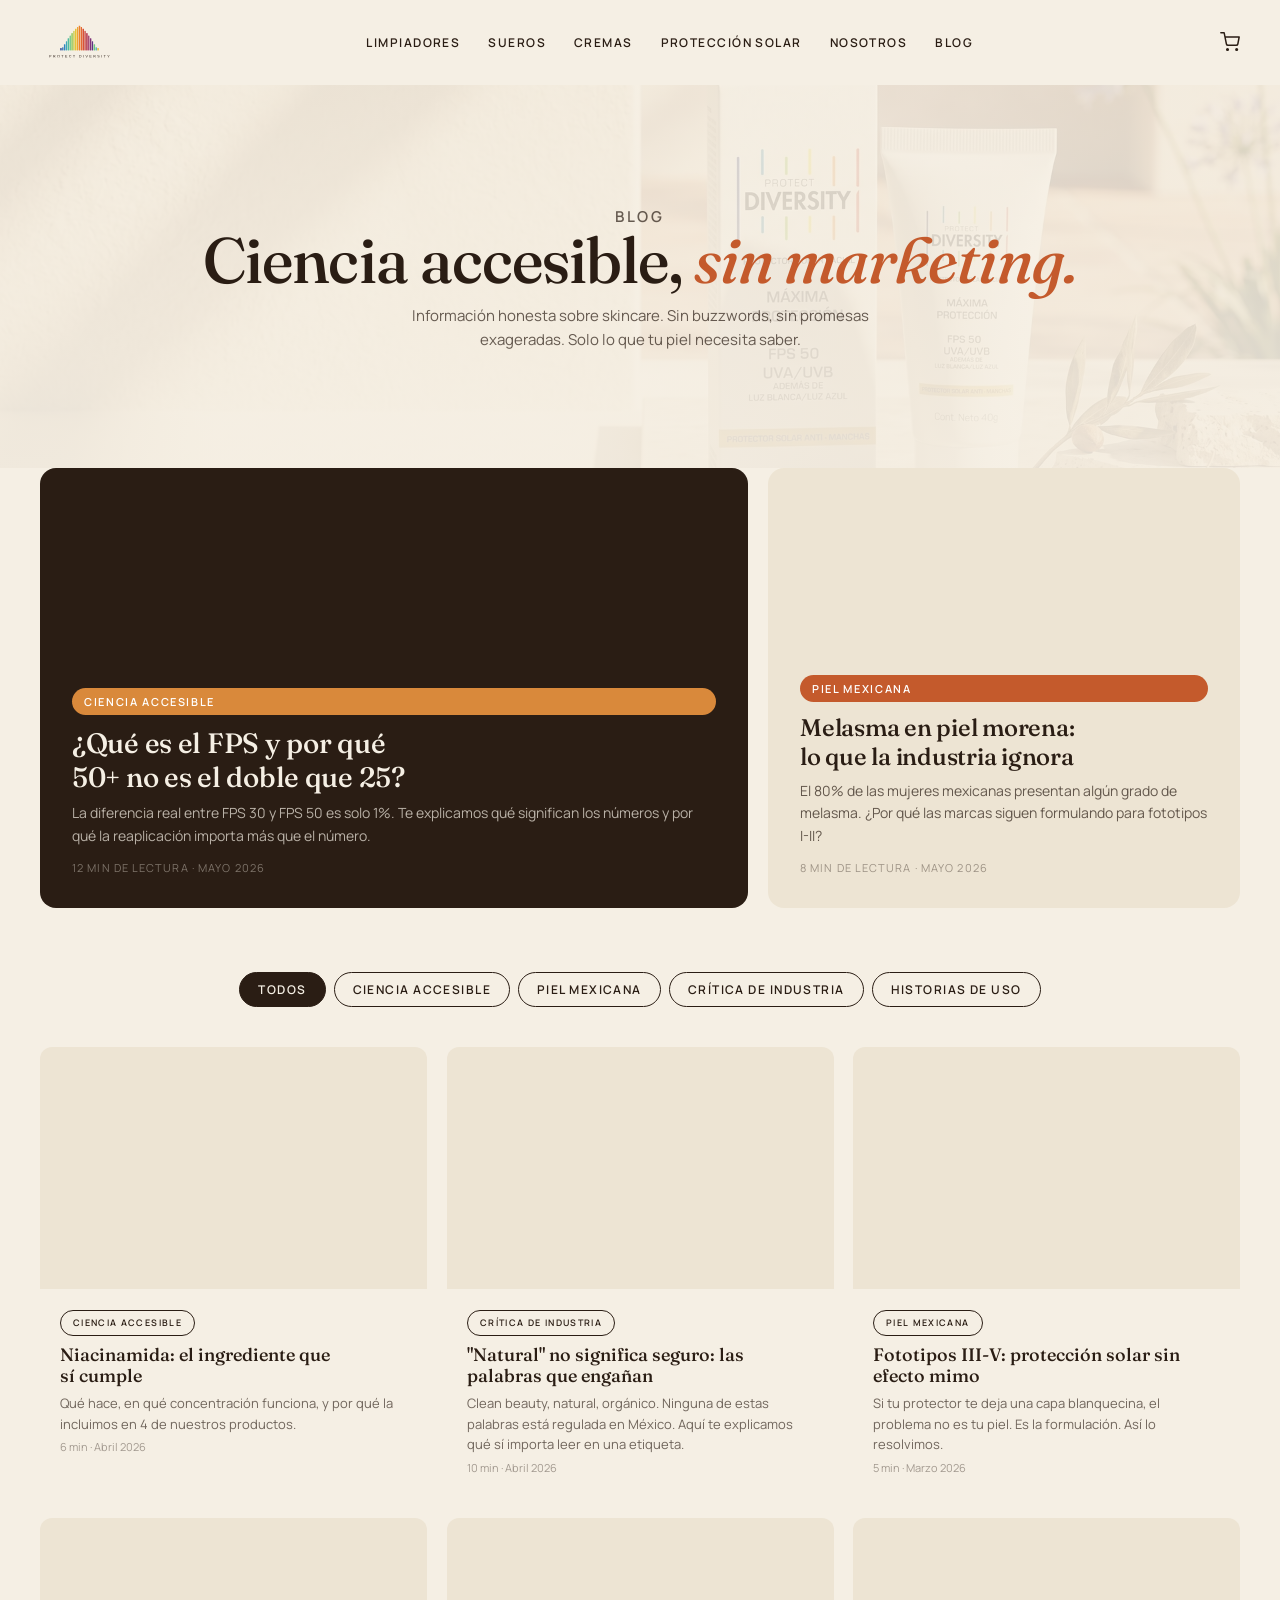
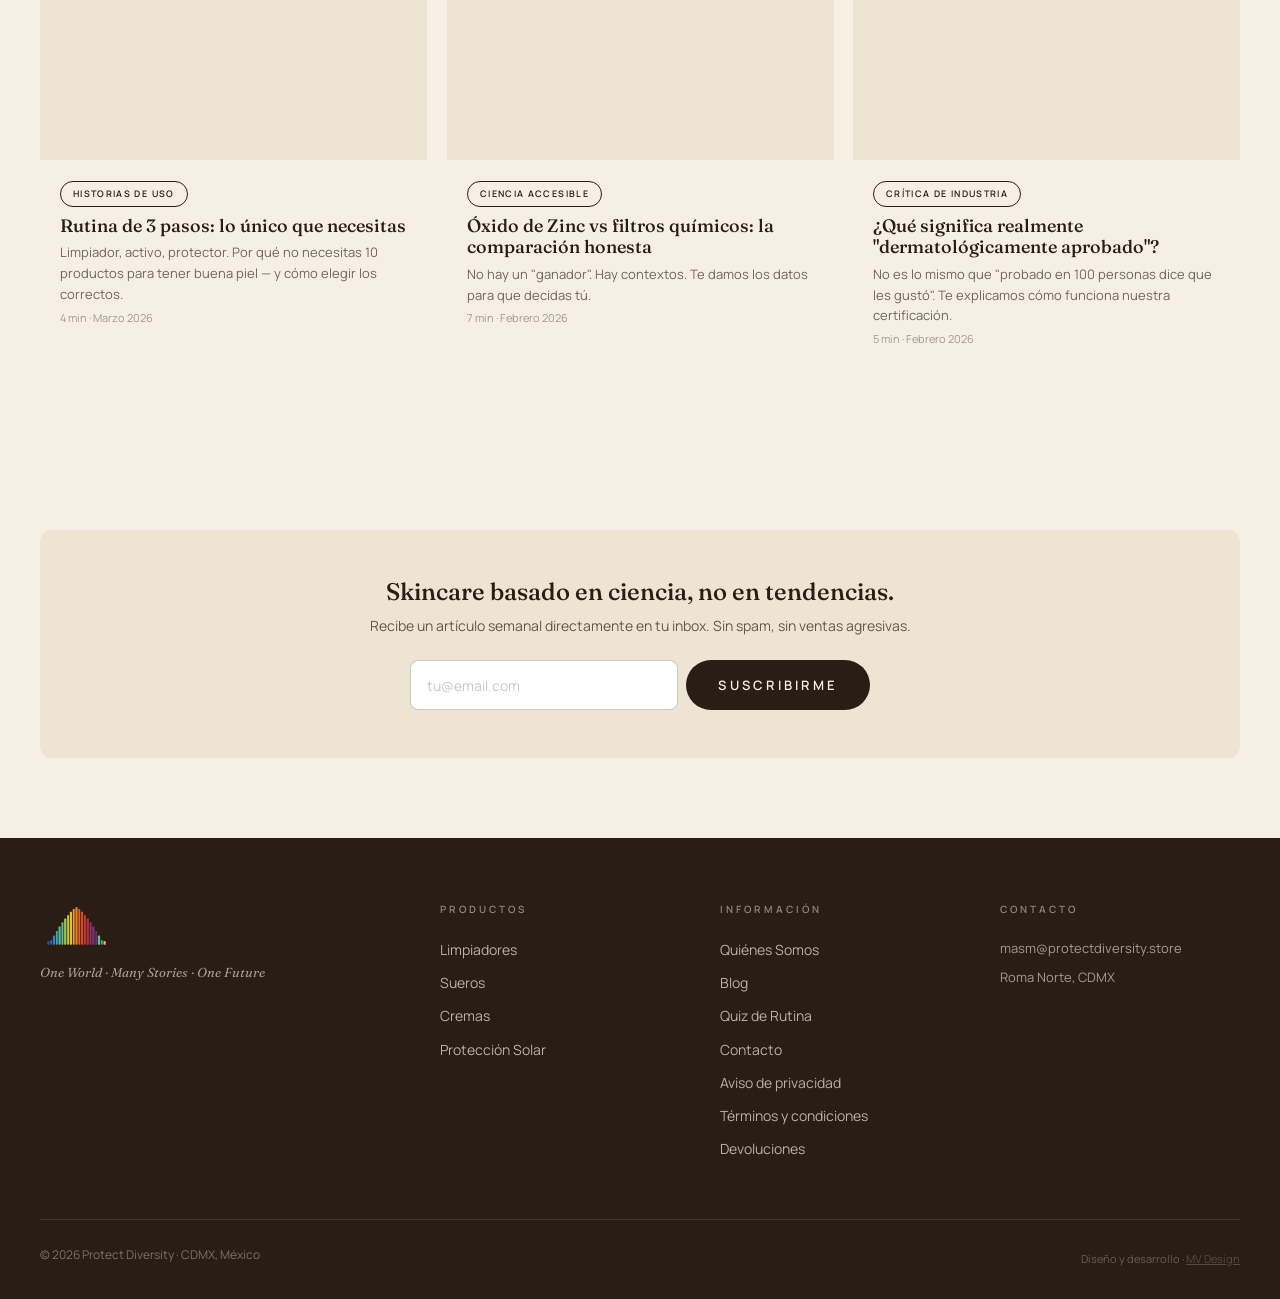
<file: blog.html>
<!DOCTYPE html>
<html lang="es">
<head>
<meta charset="UTF-8">
<meta name="viewport" content="width=device-width, initial-scale=1.0">
<title>Blog | Protect Diversity</title>
<meta name="description" content="Ciencia accesible sobre skincare. Sin buzzwords ni promesas exageradas. Solo lo que tu piel necesita saber.">
<meta property="og:type" content="website">
<meta property="og:title" content="Blog | Protect Diversity">
<meta property="og:description" content="Ciencia accesible sobre skincare. Sin buzzwords ni promesas exageradas. Solo lo que tu piel necesita saber.">
<meta property="og:image" content="https://protectdiversity.store/img/banners/magnific_premium-sunscreen-website_gJvVzaPSXO.webp">
<meta property="og:locale" content="es_MX">
<meta name="twitter:card" content="summary_large_image">
<meta name="twitter:title" content="Blog | Protect Diversity">
<meta name="twitter:description" content="Ciencia accesible sobre skincare. Sin buzzwords ni promesas exageradas. Solo lo que tu piel necesita saber.">
<link rel="preconnect" href="https://fonts.googleapis.com">
<link rel="preconnect" href="https://fonts.gstatic.com" crossorigin>
<link href="https://fonts.googleapis.com/css2?family=Fraunces:ital,opsz,wght@0,9..144,300;0,9..144,400;0,9..144,500;0,9..144,600;1,9..144,400;1,9..144,500&family=Manrope:wght@300;400;500;600;700&display=swap" rel="stylesheet">
<link rel="stylesheet" href="css/global.css">
<style>
.blog-hero {
  padding: 160px 0 72px; text-align: center;
  position: relative; overflow: hidden; min-height: 52vh; display: flex; align-items: center;
}
.blog-hero-bg {
  position: absolute; inset: 0; width: 100%; height: 100%;
  object-fit: cover; object-position: center 30%; z-index: 0;
}
.blog-hero-overlay {
  position: absolute; inset: 0; z-index: 1;
  background: linear-gradient(180deg, rgba(245,239,228,0.82) 0%, rgba(245,239,228,0.92) 100%);
}
.blog-hero .container { position: relative; z-index: 2; width: 100%; }
.blog-hero h1 { font-family: 'Fraunces', serif; font-size: clamp(42px, 5vw, 64px); font-weight: 500; margin-bottom: 12px; }
.blog-hero h1 em { font-style: italic; color: var(--terracota); }
.blog-hero p { font-size: 15px; opacity: 0.7; max-width: 520px; margin: 0 auto; }

.featured-posts { display: grid; grid-template-columns: 1.5fr 1fr; gap: 20px; margin-bottom: 64px; }
.featured-post {
  border-radius: 16px; overflow: hidden; position: relative;
  display: flex; flex-direction: column; justify-content: flex-end;
  min-height: 400px; padding: 32px; text-decoration: none; color: inherit;
  transition: transform 0.2s;
}
.featured-post:hover { transform: translateY(-4px); }
.featured-post--primary { background: var(--cacao); color: var(--crema); min-height: 440px; }
.featured-post--primary:hover { color: var(--crema); }
.featured-post--secondary { background: var(--crema-2); }
.featured-post .pill { margin-bottom: 12px; }
.featured-post h2 { font-family: 'Fraunces', serif; font-size: 24px; font-weight: 500; margin-bottom: 8px; line-height: 1.2; }
.featured-post--primary h2 { font-size: 28px; }
.featured-post p { font-size: 14px; opacity: 0.7; line-height: 1.6; }
.featured-post .meta { font-size: 11px; opacity: 0.4; margin-top: 12px; text-transform: uppercase; letter-spacing: 0.1em; }

.blog-grid { display: grid; grid-template-columns: repeat(3, 1fr); gap: 20px; }
.blog-card { border-radius: 12px; overflow: hidden; text-decoration: none; color: inherit; transition: transform 0.2s; }
.blog-card:hover { transform: translateY(-4px); color: inherit; }
.blog-card-img { aspect-ratio: 16/10; background: var(--crema-2); }
.blog-card-body { padding: 20px; }
.blog-card .pill { margin-bottom: 8px; font-size: 9px; }
.blog-card h3 { font-family: 'Fraunces', serif; font-size: 18px; font-weight: 500; margin-bottom: 6px; line-height: 1.2; }
.blog-card p { font-size: 13px; opacity: 0.65; line-height: 1.6; }
.blog-card .meta { font-size: 11px; opacity: 0.4; margin-top: 10px; }

/* Categories filter */
.blog-categories { display: flex; gap: 8px; justify-content: center; margin-bottom: 40px; flex-wrap: wrap; }
.blog-cat-btn {
  padding: 8px 18px; border: 1.5px solid var(--cacao); border-radius: 999px;
  background: none; font-family: 'Manrope', sans-serif; font-size: 12px; font-weight: 600;
  text-transform: uppercase; letter-spacing: 0.12em; cursor: pointer; color: var(--cacao);
  transition: all 0.15s;
}
.blog-cat-btn.active, .blog-cat-btn:hover { background: var(--cacao); color: var(--crema); }

@media (max-width: 1024px) { .blog-grid { grid-template-columns: repeat(2, 1fr); } }
@media (max-width: 768px) {
  .featured-posts { grid-template-columns: 1fr; }
  .blog-grid { grid-template-columns: 1fr; }
}
</style>
</head>
<body>

<header class="header" id="header">
  <div class="header-inner">
    <a href="index.html" class="logo-link"><img src="img/logo-full.svg" alt="Protect Diversity" height="52" style="height:52px;width:auto;"></a>
    <nav><ul class="header-nav">
      <li><a href="coleccion.html?cat=limpiadores">Limpiadores</a></li><li><a href="coleccion.html?cat=sueros">Sueros</a></li><li><a href="coleccion.html?cat=cremas">Cremas</a></li><li><a href="coleccion.html?cat=proteccion-solar">Protección Solar</a></li>
      <li><a href="nosotros.html">Nosotros</a></li>
      <li><a href="blog.html">Blog</a></li>
    </ul></nav>
    <div class="header-icons">
      <button class="header-icon mobile-menu-btn" aria-label="Menú">☰</button>
      <button class="header-icon" data-cart-toggle aria-label="Carrito"><svg width="20" height="20" viewBox="0 0 24 24" fill="none" stroke="currentColor" stroke-width="1.75" stroke-linecap="round" stroke-linejoin="round" style="display:block;pointer-events:none;"><circle cx="9" cy="21" r="1"/><circle cx="20" cy="21" r="1"/><path d="M1 1h4l2.68 13.39a2 2 0 002 1.61h9.72a2 2 0 002-1.61L23 6H6"/></svg><span class="cart-count" style="display:none">0</span></button>
    </div>
  </div>
</header>

<nav class="mobile-nav"><button class="mobile-nav-close">✕</button>
  <a href="coleccion.html?cat=limpiadores">Limpiadores</a>
  <a href="coleccion.html?cat=sueros">Sueros</a>
  <a href="coleccion.html?cat=cremas">Cremas</a>
  <a href="coleccion.html?cat=proteccion-solar">Protección Solar</a><a href="nosotros.html">Nosotros</a><a href="blog.html">Blog</a>
</nav>

<section class="blog-hero">
  <img class="blog-hero-bg" src="img/banners/magnific_premium-sunscreen-website_gJvVzaPSXO.webp" alt="" aria-hidden="true">
  <div class="blog-hero-overlay"></div>
  <div class="container">
    <p class="eyebrow">BLOG</p>
    <h1>Ciencia accesible, <em>sin marketing.</em></h1>
    <p>Información honesta sobre skincare. Sin buzzwords, sin promesas exageradas. Solo lo que tu piel necesita saber.</p>
  </div>
</section>

<section style="padding-top:0;">
  <div class="container">
    <div class="featured-posts reveal">
      <a href="#" class="featured-post featured-post--primary">
        <span class="pill pill--ocre">CIENCIA ACCESIBLE</span>
        <h2>¿Qué es el FPS y por qué 50+ no es el doble que 25?</h2>
        <p>La diferencia real entre FPS 30 y FPS 50 es solo 1%. Te explicamos qué significan los números y por qué la reaplicación importa más que el número.</p>
        <span class="meta">12 min de lectura · Mayo 2026</span>
      </a>
      <a href="#" class="featured-post featured-post--secondary">
        <span class="pill pill--terracota">PIEL MEXICANA</span>
        <h2>Melasma en piel morena: lo que la industria ignora</h2>
        <p>El 80% de las mujeres mexicanas presentan algún grado de melasma. ¿Por qué las marcas siguen formulando para fototipos I-II?</p>
        <span class="meta">8 min de lectura · Mayo 2026</span>
      </a>
    </div>

    <div class="blog-categories">
      <button class="blog-cat-btn active">Todos</button>
      <button class="blog-cat-btn">Ciencia accesible</button>
      <button class="blog-cat-btn">Piel mexicana</button>
      <button class="blog-cat-btn">Crítica de industria</button>
      <button class="blog-cat-btn">Historias de uso</button>
    </div>

    <div class="blog-grid">
      <a href="#" class="blog-card reveal">
        <div class="blog-card-img"></div>
        <div class="blog-card-body">
          <span class="pill pill--outline">CIENCIA ACCESIBLE</span>
          <h3>Niacinamida: el ingrediente que sí cumple</h3>
          <p>Qué hace, en qué concentración funciona, y por qué la incluimos en 4 de nuestros productos.</p>
          <span class="meta">6 min · Abril 2026</span>
        </div>
      </a>
      <a href="#" class="blog-card reveal reveal-delay-1">
        <div class="blog-card-img"></div>
        <div class="blog-card-body">
          <span class="pill pill--outline">CRÍTICA DE INDUSTRIA</span>
          <h3>"Natural" no significa seguro: las palabras que engañan</h3>
          <p>Clean beauty, natural, orgánico. Ninguna de estas palabras está regulada en México. Aquí te explicamos qué sí importa leer en una etiqueta.</p>
          <span class="meta">10 min · Abril 2026</span>
        </div>
      </a>
      <a href="#" class="blog-card reveal reveal-delay-2">
        <div class="blog-card-img"></div>
        <div class="blog-card-body">
          <span class="pill pill--outline">PIEL MEXICANA</span>
          <h3>Fototipos III-V: protección solar sin efecto mimo</h3>
          <p>Si tu protector te deja una capa blanquecina, el problema no es tu piel. Es la formulación. Así lo resolvimos.</p>
          <span class="meta">5 min · Marzo 2026</span>
        </div>
      </a>
      <a href="#" class="blog-card reveal">
        <div class="blog-card-img"></div>
        <div class="blog-card-body">
          <span class="pill pill--outline">HISTORIAS DE USO</span>
          <h3>Rutina de 3 pasos: lo único que necesitas</h3>
          <p>Limpiador, activo, protector. Por qué no necesitas 10 productos para tener buena piel — y cómo elegir los correctos.</p>
          <span class="meta">4 min · Marzo 2026</span>
        </div>
      </a>
      <a href="#" class="blog-card reveal reveal-delay-1">
        <div class="blog-card-img"></div>
        <div class="blog-card-body">
          <span class="pill pill--outline">CIENCIA ACCESIBLE</span>
          <h3>Óxido de Zinc vs filtros químicos: la comparación honesta</h3>
          <p>No hay un "ganador". Hay contextos. Te damos los datos para que decidas tú.</p>
          <span class="meta">7 min · Febrero 2026</span>
        </div>
      </a>
      <a href="#" class="blog-card reveal reveal-delay-2">
        <div class="blog-card-img"></div>
        <div class="blog-card-body">
          <span class="pill pill--outline">CRÍTICA DE INDUSTRIA</span>
          <h3>¿Qué significa realmente "dermatológicamente aprobado"?</h3>
          <p>No es lo mismo que "probado en 100 personas dice que les gustó". Te explicamos cómo funciona nuestra certificación.</p>
          <span class="meta">5 min · Febrero 2026</span>
        </div>
      </a>
    </div>
  </div>
</section>

<section>
  <div class="container">
    <div class="newsletter reveal">
      <h3>Skincare basado en ciencia, no en tendencias.</h3>
      <p>Recibe un artículo semanal directamente en tu inbox. Sin spam, sin ventas agresivas.</p>
      <form class="newsletter-form" onsubmit="event.preventDefault(); this.querySelector('button').textContent='¡LISTO!';">
        <input type="email" class="input" placeholder="tu@email.com" required>
        <button type="submit" class="btn-primary">SUSCRIBIRME</button>
      </form>
    </div>
  </div>
</section>

<footer class="footer">
  <div class="container">
    <div class="footer-grid">
      <div class="footer-col"><img src="img/isotipo.svg" alt="Protect Diversity" height="48" style="height:48px;width:auto;"><p class="footer-tagline">One World · Many Stories · One Future</p></div>
      <div class="footer-col"><h4>Productos</h4><ul><li><a href="coleccion.html?cat=limpiadores">Limpiadores</a></li><li><a href="coleccion.html?cat=sueros">Sueros</a></li><li><a href="coleccion.html?cat=cremas">Cremas</a></li><li><a href="coleccion.html?cat=proteccion-solar">Protección Solar</a></li></ul></div>
      <div class="footer-col"><h4>Información</h4><ul><li><a href="nosotros.html">Quiénes Somos</a></li><li><a href="blog.html">Blog</a></li><li><a href="quiz.html">Quiz de Rutina</a></li><li><a href="contacto.html">Contacto</a></li><li><a href="privacidad.html">Aviso de privacidad</a></li><li><a href="terminos.html">Términos y condiciones</a></li><li><a href="devoluciones.html">Devoluciones</a></li></ul></div>
      <div class="footer-col"><h4>Contacto</h4><p>masm@protectdiversity.store</p><p style="margin-top:8px;">Roma Norte, CDMX</p></div>
    </div>
    <div class="footer-bottom"><p>© 2026 Protect Diversity · CDMX, México</p><p style="margin-top:6px;font-size:11px;opacity:0.3;">Diseño y desarrollo · <a href="https://www.instagram.com/mvdesign.mkt" target="_blank" rel="noopener" style="color:inherit;text-decoration:underline;">MV Design</a></p></div>
  </div>
</footer>

<div class="cart-overlay"></div>
<div class="cart-drawer"><div class="cart-drawer-header"><h3>Tu carrito</h3><button class="cart-drawer-close">✕</button></div><div class="cart-drawer-items"><div class="cart-drawer-empty"><p>Tu carrito está vacía</p></div></div><div class="cart-drawer-footer" style="display:none"><div class="cart-drawer-subtotal"><span>Subtotal</span><span class="amount">$0</span></div><p class="cart-drawer-shipping">Envío gratis desde $1,200</p><a href="carrito.html" class="btn-primary btn-primary--full">VER CARRITO</a></div></div>

<script src="js/global.js"></script>
<script>
document.querySelectorAll('.blog-cat-btn').forEach(function(btn) {
  btn.addEventListener('click', function() {
    document.querySelectorAll('.blog-cat-btn').forEach(function(b) { b.classList.remove('active'); });
    btn.classList.add('active');
  });
});
</script>
</body>
</html>
</file>
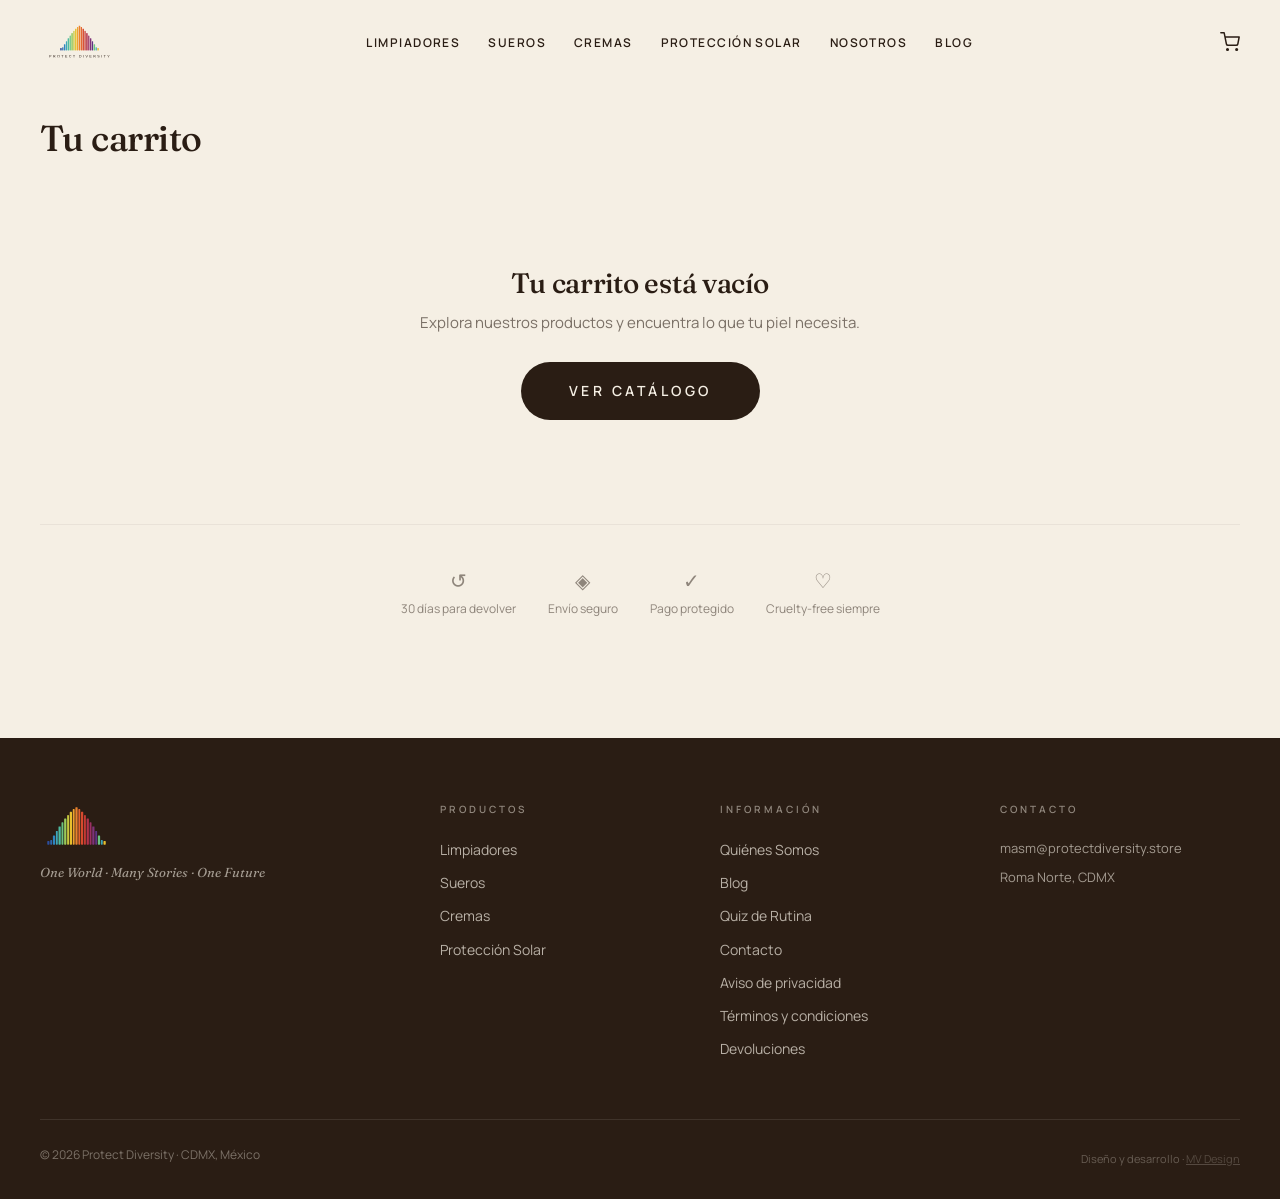
<file: carrito.html>
<!DOCTYPE html>
<html lang="es">
<head>
<meta charset="UTF-8">
<meta name="viewport" content="width=device-width, initial-scale=1.0">
<title>Tu Carrito | Protect Diversity</title>
<meta name="description" content="Revisa los productos en tu carrito y finaliza tu compra. Envío gratis en pedidos mayores a $1,200 MXN.">
<meta property="og:type" content="website">
<meta property="og:title" content="Tu Carrito | Protect Diversity">
<meta property="og:description" content="Revisa los productos en tu carrito y finaliza tu compra. Envío gratis en pedidos mayores a $1,200 MXN.">
<meta property="og:image" content="https://protectdiversity.store/img/banners/magnific_premium-sunscreen-website_gJvVzaPSXO.webp">
<meta property="og:locale" content="es_MX">
<meta name="twitter:card" content="summary_large_image">
<meta name="twitter:title" content="Tu Carrito | Protect Diversity">
<meta name="twitter:description" content="Revisa los productos en tu carrito y finaliza tu compra. Envío gratis en pedidos mayores a $1,200 MXN.">
<link rel="preconnect" href="https://fonts.googleapis.com">
<link rel="preconnect" href="https://fonts.gstatic.com" crossorigin>
<link href="https://fonts.googleapis.com/css2?family=Fraunces:ital,opsz,wght@0,9..144,300;0,9..144,400;0,9..144,500;0,9..144,600;1,9..144,400;1,9..144,500&family=Manrope:wght@300;400;500;600;700&display=swap" rel="stylesheet">
<link rel="stylesheet" href="css/global.css">
<style>
.cart-page-hero { padding: 120px 0 32px; }
.cart-page-hero h1 { font-family: 'Fraunces', serif; font-size: 36px; font-weight: 500; }

.cart-layout { display: grid; grid-template-columns: 1fr 380px; gap: 48px; align-items: start; }

/* Items */
.cart-items { border-top: 1px solid rgba(42,29,20,0.1); }
.cart-item {
  display: grid; grid-template-columns: 80px 1fr auto auto; gap: 20px;
  align-items: center; padding: 24px 0; border-bottom: 1px solid rgba(42,29,20,0.06);
}
.cart-item-img { width: 80px; height: 80px; background: var(--crema-2); border-radius: 8px; }
.cart-item-name { font-family: 'Fraunces', serif; font-size: 16px; font-weight: 500; margin-bottom: 4px; }
.cart-item-variant { font-size: 12px; opacity: 0.5; }
.cart-item-qty {
  display: flex; align-items: center; gap: 8px;
}
.cart-item-qty button {
  width: 32px; height: 32px; border: 1px solid rgba(42,29,20,0.2); border-radius: 6px;
  background: none; font-size: 16px; display: flex; align-items: center; justify-content: center;
  cursor: pointer;
}
.cart-item-qty span { font-size: 14px; font-weight: 600; min-width: 24px; text-align: center; }
.cart-item-price { font-family: 'Fraunces', serif; font-size: 16px; font-weight: 500; text-align: right; min-width: 80px; }
.cart-item-remove { font-size: 11px; opacity: 0.4; cursor: pointer; background: none; border: none; margin-top: 4px; }
.cart-item-remove:hover { opacity: 1; color: var(--terracota); }

/* Cart actions (below items) */
.cart-actions { display: flex; justify-content: space-between; align-items: center; gap: 16px; padding: 20px 0 4px; flex-wrap: wrap; }
.cart-actions a.cart-continue { font-size: 13px; opacity: 0.6; text-decoration: none; color: var(--cacao); }
.cart-actions a.cart-continue:hover { opacity: 1; }
.cart-update-btn {
  font-size: 12px; font-weight: 600; letter-spacing: 0.04em; text-transform: uppercase;
  background: none; border: 1px solid rgba(42,29,20,0.2); border-radius: 999px;
  padding: 9px 18px; cursor: pointer; color: var(--cacao); transition: all 0.2s ease;
}
.cart-update-btn:hover { border-color: var(--cacao); background: var(--cacao); color: var(--crema); }
.cart-update-btn.is-updated { border-color: var(--salvia); color: var(--salvia); }

/* Summary */
.cart-summary { position: sticky; top: 100px; }
.cart-summary-inner { padding: 32px; }
.cart-summary h3 { font-family: 'Fraunces', serif; font-size: 20px; font-weight: 500; margin-bottom: 20px; }
.cart-summary-row { display: flex; justify-content: space-between; padding: 8px 0; font-size: 14px; }
.cart-summary-row.total { border-top: 1px solid rgba(42,29,20,0.1); padding-top: 16px; margin-top: 8px; font-weight: 600; }
.cart-summary-row.total .val { font-family: 'Fraunces', serif; font-size: 22px; }
.cart-summary-shipping { font-size: 12px; color: var(--salvia); font-weight: 500; margin-top: 4px; }
.cart-summary .btn-primary { margin-top: 20px; }

/* Empty */
.cart-empty { text-align: center; padding: 80px 20px; }
.cart-empty h2 { font-family: 'Fraunces', serif; font-size: 28px; font-weight: 500; margin-bottom: 12px; }
.cart-empty p { font-size: 15px; opacity: 0.6; margin-bottom: 28px; }

/* Upsell */
.upsell { margin-top: 48px; }
.upsell h3 { font-family: 'Fraunces', serif; font-size: 20px; font-weight: 500; margin-bottom: 20px; }
.upsell-grid { display: grid; grid-template-columns: repeat(3, 1fr); gap: 16px; }
.upsell-item { display: flex; gap: 12px; padding: 16px; align-items: center; }
.upsell-img { width: 56px; height: 56px; background: var(--crema); border-radius: 8px; flex-shrink: 0; }
.upsell-info { flex: 1; }
.upsell-name { font-size: 13px; font-weight: 500; margin-bottom: 2px; }
.upsell-price { font-size: 12px; opacity: 0.6; }
.upsell-add { font-size: 18px; background: none; border: none; cursor: pointer; color: var(--cacao); opacity: 0.4; }
.upsell-add:hover { opacity: 1; }

/* Trust */
.cart-trust { display: flex; justify-content: center; gap: 32px; padding: 40px 0; margin-top: 24px; border-top: 1px solid rgba(42,29,20,0.06); }
.cart-trust-item { text-align: center; font-size: 12px; opacity: 0.5; }
.cart-trust-icon { font-size: 20px; display: block; margin-bottom: 4px; }

@media (max-width: 768px) {
  .cart-layout { grid-template-columns: 1fr; }
  .cart-item { grid-template-columns: 64px 1fr; gap: 12px; }
  .cart-item-price { grid-column: 2; }
  .cart-item-qty { grid-column: 2; }
  .upsell-grid { grid-template-columns: 1fr; }
  .cart-trust { gap: 20px; flex-wrap: wrap; }
}
</style>
</head>
<body>

<header class="header" id="header">
  <div class="header-inner">
    <a href="index.html" class="logo-link"><img src="img/logo-full.svg" alt="Protect Diversity" height="52" style="height:52px;width:auto;"></a>
    <nav><ul class="header-nav">
      <li><a href="coleccion.html?cat=limpiadores">Limpiadores</a></li><li><a href="coleccion.html?cat=sueros">Sueros</a></li><li><a href="coleccion.html?cat=cremas">Cremas</a></li><li><a href="coleccion.html?cat=proteccion-solar">Protección Solar</a></li>
      <li><a href="nosotros.html">Nosotros</a></li>
      <li><a href="blog.html">Blog</a></li>
    </ul></nav>
    <div class="header-icons">
      <button class="header-icon mobile-menu-btn" aria-label="Menú">☰</button>
      <button class="header-icon" data-cart-toggle aria-label="Carrito"><svg width="20" height="20" viewBox="0 0 24 24" fill="none" stroke="currentColor" stroke-width="1.75" stroke-linecap="round" stroke-linejoin="round" style="display:block;pointer-events:none;"><circle cx="9" cy="21" r="1"/><circle cx="20" cy="21" r="1"/><path d="M1 1h4l2.68 13.39a2 2 0 002 1.61h9.72a2 2 0 002-1.61L23 6H6"/></svg><span class="cart-count" style="display:none">0</span></button>
    </div>
  </div>
</header>

<nav class="mobile-nav"><button class="mobile-nav-close">✕</button>
  <a href="coleccion.html?cat=limpiadores">Limpiadores</a>
  <a href="coleccion.html?cat=sueros">Sueros</a>
  <a href="coleccion.html?cat=cremas">Cremas</a>
  <a href="coleccion.html?cat=proteccion-solar">Protección Solar</a><a href="nosotros.html">Nosotros</a><a href="contacto.html">Contacto</a>
</nav>

<section class="cart-page-hero">
  <div class="container">
    <h1>Tu carrito</h1>
  </div>
</section>

<section style="padding-top:0;">
  <div class="container">
    <div id="cartContent"></div>

    <div class="cart-trust">
      <div class="cart-trust-item"><span class="cart-trust-icon">↺</span>30 días para devolver</div>
      <div class="cart-trust-item"><span class="cart-trust-icon">◈</span>Envío seguro</div>
      <div class="cart-trust-item"><span class="cart-trust-icon">✓</span>Pago protegido</div>
      <div class="cart-trust-item"><span class="cart-trust-icon">♡</span>Cruelty-free siempre</div>
    </div>
  </div>
</section>

<footer class="footer">
  <div class="container">
    <div class="footer-grid">
      <div class="footer-col"><img src="img/isotipo.svg" alt="Protect Diversity" height="48" style="height:48px;width:auto;"><p class="footer-tagline">One World · Many Stories · One Future</p></div>
      <div class="footer-col"><h4>Productos</h4><ul><li><a href="coleccion.html?cat=limpiadores">Limpiadores</a></li><li><a href="coleccion.html?cat=sueros">Sueros</a></li><li><a href="coleccion.html?cat=cremas">Cremas</a></li><li><a href="coleccion.html?cat=proteccion-solar">Protección Solar</a></li></ul></div>
      <div class="footer-col"><h4>Información</h4><ul><li><a href="nosotros.html">Quiénes Somos</a></li><li><a href="blog.html">Blog</a></li><li><a href="quiz.html">Quiz de Rutina</a></li><li><a href="contacto.html">Contacto</a></li><li><a href="privacidad.html">Aviso de privacidad</a></li><li><a href="terminos.html">Términos y condiciones</a></li><li><a href="devoluciones.html">Devoluciones</a></li></ul></div>
      <div class="footer-col"><h4>Contacto</h4><p>masm@protectdiversity.store</p><p style="margin-top:8px;">Roma Norte, CDMX</p></div>
    </div>
    <div class="footer-bottom"><p>© 2026 Protect Diversity · CDMX, México</p><p style="margin-top:6px;font-size:11px;opacity:0.3;">Diseño y desarrollo · <a href="https://www.instagram.com/mvdesign.mkt" target="_blank" rel="noopener" style="color:inherit;text-decoration:underline;">MV Design</a></p></div>
  </div>
</footer>

<div class="cart-overlay"></div>
<div class="cart-drawer"><div class="cart-drawer-header"><h3>Tu carrito</h3><button class="cart-drawer-close">✕</button></div><div class="cart-drawer-items"><div class="cart-drawer-empty"><p>Tu carrito está vacío</p></div></div><div class="cart-drawer-footer" style="display:none"><div class="cart-drawer-subtotal"><span>Subtotal</span><span class="amount">$0</span></div><p class="cart-drawer-shipping">Envío gratis desde $1,200</p><a href="carrito.html" class="btn-primary btn-primary--full">VER CARRITO</a></div></div>

<script src="js/global.js"></script>
<script src="js/products.js"></script>
<script>
(function() {
  var container = document.getElementById('cartContent');

  function getImg(id) {
    var entry = (PD.catalog || []).find(function(p) { return p.id === id; });
    return entry && entry.img1 ? entry.img1 : '';
  }

  function upsellItem(id) {
    var p = (PD.catalog || []).find(function(x) { return x.id === id; });
    if (!p) return '';
    var img = p.img1 ? '<img src="' + p.img1 + '" alt="' + p.name + '" style="width:100%;height:100%;object-fit:cover;border-radius:8px;">' : '';
    return '<div class="card upsell-item">' +
      '<div class="upsell-img" style="overflow:hidden;">' + img + '</div>' +
      '<div class="upsell-info"><div class="upsell-name">' + p.name + '</div><div class="upsell-price">$' + p.price + '</div></div>' +
      '<button class="upsell-add" data-add-to-cart data-product-id="' + p.id + '" data-product-name="' + p.name + '" data-product-price="' + p.price + '">+</button>' +
    '</div>';
  }

  function render() {
    var cart = JSON.parse(localStorage.getItem('pd_cart') || '[]');
    if (cart.length === 0) {
      container.innerHTML = '<div class="cart-empty"><h2>Tu carrito está vacío</h2><p>Explora nuestros productos y encuentra lo que tu piel necesita.</p><a href="coleccion.html" class="btn-primary btn-primary--large">VER CATÁLOGO</a></div>';
      return;
    }

    var subtotal = cart.reduce(function(s, i) { return s + i.price * i.qty; }, 0);
    var freeShipping = subtotal >= 1200;
    var shipping = freeShipping ? 0 : 89;

    var html = '<div class="cart-layout"><div><div class="cart-items">';
    cart.forEach(function(item) {
      var img = getImg(item.id) || item.img || '';
      var imgHtml = img ? '<img src="' + img + '" alt="' + item.name + '" style="width:100%;height:100%;object-fit:cover;border-radius:8px;">' : '';
      html += '<div class="cart-item">' +
        '<div class="cart-item-img" style="overflow:hidden;">' + imgHtml + '</div>' +
        '<div><div class="cart-item-name">' + item.name + '</div><div class="cart-item-variant">40 g</div>' +
        '<button class="cart-item-remove" onclick="removeItem(\'' + item.id + '\')">Eliminar</button></div>' +
        '<div class="cart-item-qty">' +
          '<button onclick="changeQty(\'' + item.id + '\',-1)">−</button>' +
          '<span>' + item.qty + '</span>' +
          '<button onclick="changeQty(\'' + item.id + '\',1)">+</button>' +
        '</div>' +
        '<div class="cart-item-price">$' + (item.price * item.qty).toLocaleString() + '</div>' +
      '</div>';
    });
    html += '</div>';

    html += '<div class="cart-actions">' +
      '<a href="coleccion.html" class="cart-continue">← Seguir comprando</a>' +
      '<button class="cart-update-btn" onclick="updateCart(this)">Actualizar carrito</button>' +
    '</div>';

    var cartIds = cart.map(function(i) { return i.id; });
    var upsellIds = ['SU-VITC','LI-HIALURONICO','CR-HIALURONICO'].filter(function(id) { return cartIds.indexOf(id) === -1; });
    if (upsellIds.length > 0) {
      html += '<div class="upsell"><h3>Completa tu rutina</h3><div class="upsell-grid">' + upsellIds.map(upsellItem).join('') + '</div></div>';
    }

    html += '</div>';

    html += '<div class="cart-summary"><div class="card cart-summary-inner"><h3>Resumen</h3>' +
      '<div class="cart-summary-row"><span>Subtotal</span><span>$' + subtotal.toLocaleString() + '</span></div>' +
      '<div class="cart-summary-row"><span>Envío</span><span>' + (freeShipping ? 'Gratis' : '$' + shipping) + '</span></div>' +
      (freeShipping ? '<p class="cart-summary-shipping">✓ Envío gratis aplicado</p>' : '<p style="font-size:12px;opacity:0.5;margin-top:4px;">Gratis desde $1,200</p>') +
      '<div class="cart-summary-row total"><span>Total</span><span class="val">$' + (subtotal + shipping).toLocaleString() + '</span></div>' +
      '<button class="btn-primary btn-primary--full" style="margin-top:20px;">PROCEDER AL PAGO</button>' +
    '</div></div></div>';

    container.innerHTML = html;
  }

  window.changeQty = function(id, delta) {
    var c = JSON.parse(localStorage.getItem('pd_cart') || '[]');
    var item = c.find(function(i) { return i.id === id; });
    if (!item) return;
    item.qty = Math.max(1, item.qty + delta);
    localStorage.setItem('pd_cart', JSON.stringify(c));
    PD.cart = c;
    PD.updateCartCount();
    render();
  };

  window.updateCart = function(btn) {
    // Re-lee el carrito desde almacenamiento (refleja cambios hechos en otra pestaña) y recalcula totales
    PD.cart = JSON.parse(localStorage.getItem('pd_cart') || '[]');
    PD.updateCartCount();
    render();
    // El nodo del botón se reemplaza al re-renderizar; confirmamos en el nuevo
    var fresh = document.querySelector('.cart-update-btn');
    if (fresh) {
      fresh.textContent = '✓ Carrito actualizado';
      fresh.classList.add('is-updated');
      setTimeout(function() {
        if (fresh.isConnected) { fresh.textContent = 'Actualizar carrito'; fresh.classList.remove('is-updated'); }
      }, 1800);
    }
  };

  window.removeItem = function(id) {
    var c = JSON.parse(localStorage.getItem('pd_cart') || '[]').filter(function(i) { return i.id !== id; });
    localStorage.setItem('pd_cart', JSON.stringify(c));
    PD.cart = c;
    PD.updateCartCount();
    render();
  };

  render();
})();
</script>
</body>
</html>
</file>
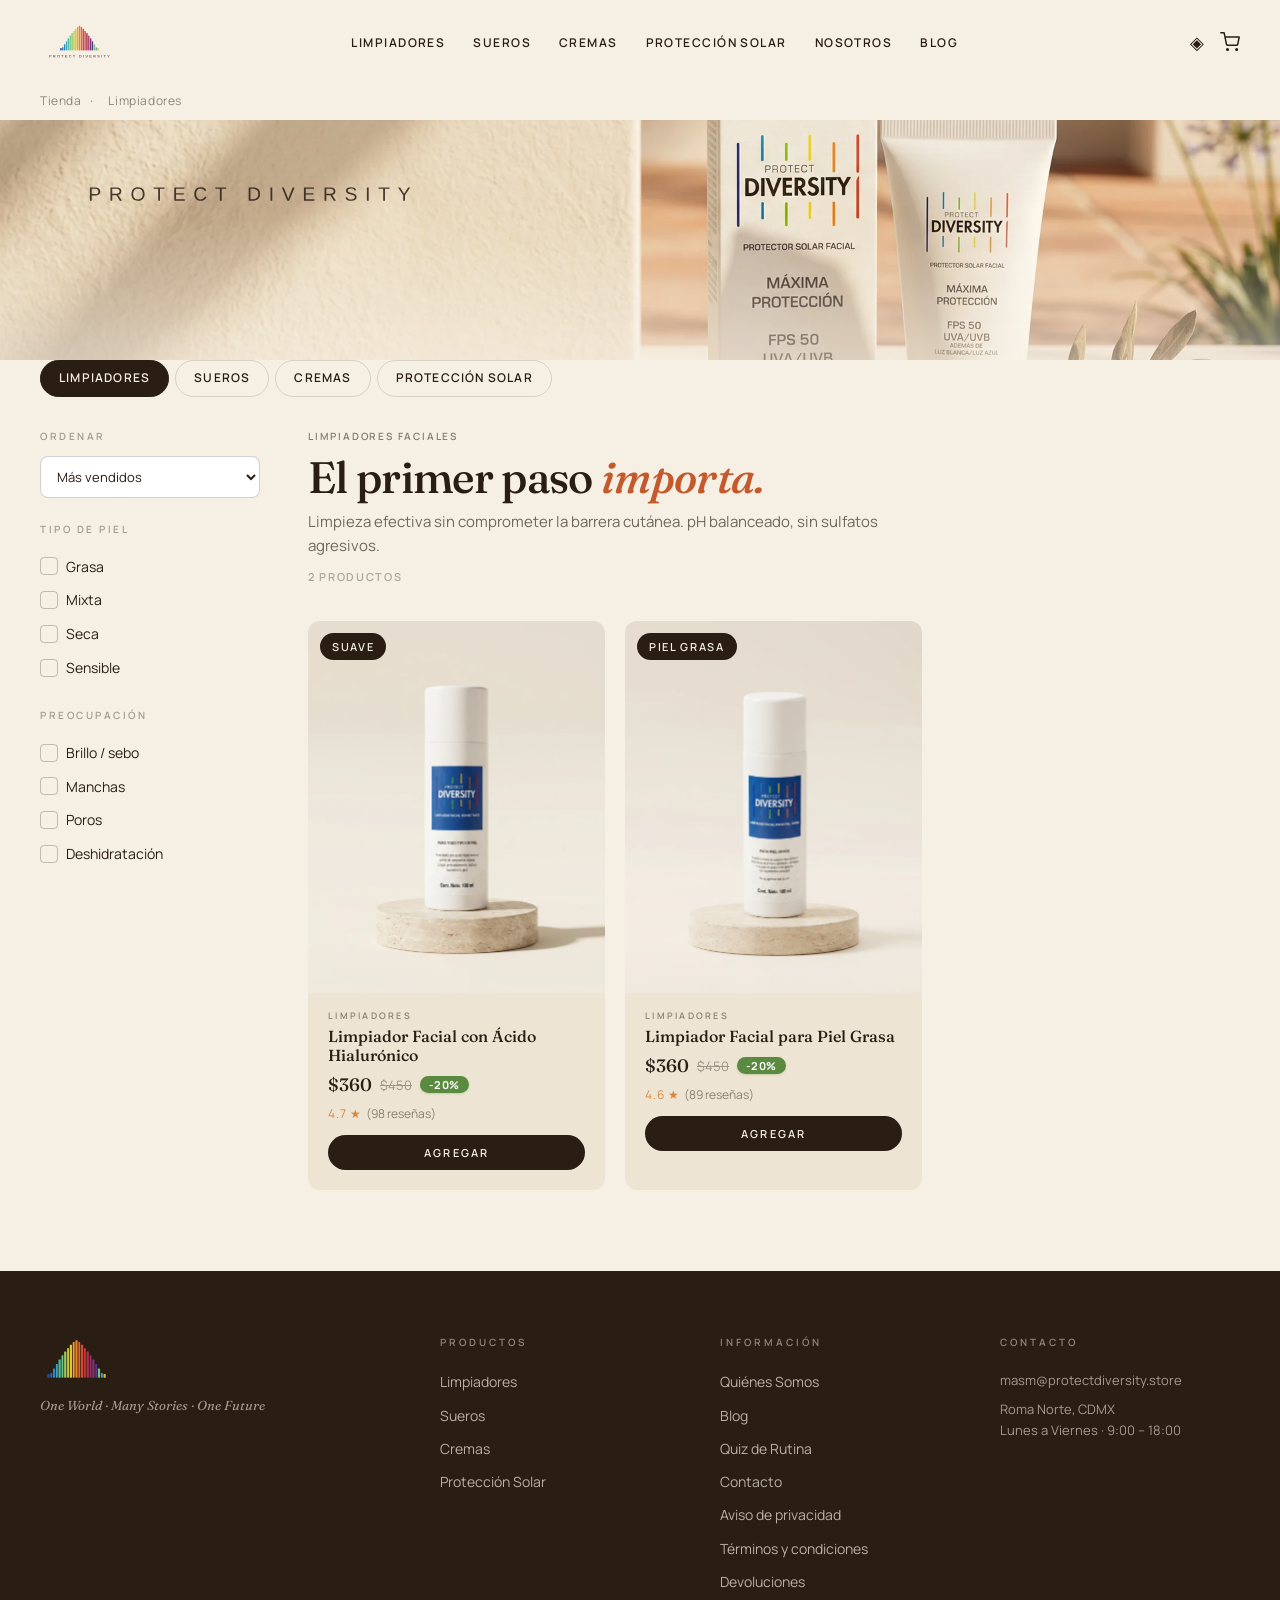
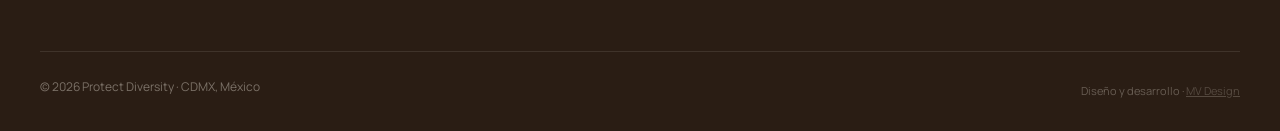
<file: coleccion.html>
<!DOCTYPE html>
<html lang="es">
<head>
<meta charset="UTF-8">
<meta name="viewport" content="width=device-width, initial-scale=1.0">
<title>Protección Solar | Protect Diversity</title>
<meta name="description" content="Protectores solares FPS 50+ dermatológicamente aprobados. Minerales, sin efecto mimo. Para piel grasa, seca, con manchas o sensible. Veganos y biodegradables.">
<meta property="og:type" content="website">
<meta property="og:title" content="Protección Solar | Protect Diversity">
<meta property="og:description" content="Protectores solares FPS 50+ dermatológicamente aprobados. Minerales, sin efecto mimo. Para piel grasa, seca, con manchas o sensible.">
<meta property="og:image" content="https://protectdiversity.store/img/banners/magnific_premium-sunscreen-website_gJvVzaPSXO.webp">
<meta property="og:locale" content="es_MX">
<meta name="twitter:card" content="summary_large_image">
<meta name="twitter:title" content="Protección Solar | Protect Diversity">
<meta name="twitter:description" content="Protectores solares FPS 50+ dermatológicamente aprobados. Minerales, sin efecto mimo. Para piel grasa, seca, con manchas o sensible. Veganos y biodegradables.">
<link rel="preconnect" href="https://fonts.googleapis.com">
<link rel="preconnect" href="https://fonts.gstatic.com" crossorigin>
<link href="https://fonts.googleapis.com/css2?family=Fraunces:ital,opsz,wght@0,9..144,300;0,9..144,400;0,9..144,500;0,9..144,600;1,9..144,400;1,9..144,500&family=Manrope:wght@300;400;500;600;700&display=swap" rel="stylesheet">
<link rel="stylesheet" href="css/global.css">
<!-- Preload del hero banner y primeras 4 imágenes de catálogo (above-the-fold) -->
<link rel="preload" as="image" href="img/banners/magnific_premium-sunscreen-website_gJvVzaPSXO.webp" fetchpriority="high">
<link rel="preload" as="image" href="img/Productos Editados/li-hialuronico-1.webp">
<link rel="preload" as="image" href="img/Productos Editados/li-grasa-1.webp">
<style>
.collection-hero {
  position: relative; overflow: hidden; height: 40vh; min-height: 260px;
  width: 100%; display: block;
}
.collection-hero-wordmark {
  position: absolute;
  left: max(var(--pad-desktop), calc((100vw - var(--max-width)) / 2 + var(--pad-desktop)));
  top: 54%;
  transform: translateY(-50%);
  z-index: 2;
  width: 420px;
  max-width: none !important;
  height: auto;
  opacity: 0.85;
  display: block !important;
}
@media (max-width: 768px) {
  /* Banner mobile: altura fija + margin-top para no quedar tapado por header fixed */
  .collection-hero {
    margin-top: 64px;
    height: 340px;
    min-height: 0;
    aspect-ratio: auto;
  }
  .collection-hero-wordmark {
    display: block !important;
    left: var(--pad-mobile);
    width: 160px;
    top: 50%;
  }
  .collection-hero-bg {
    position: absolute;
    inset: 0;
    width: 100%;
    height: 100%;
    object-fit: cover;
    object-position: center 65%;
  }
  .collection-hero-overlay { display: none; }
}
.collection-hero-bg {
  position: absolute; inset: 0; width: 100%; height: 100%;
  object-fit: cover; object-position: center 25%; z-index: 0;
}
.collection-hero-overlay {
  position: absolute; inset: 0; z-index: 1;
  background: linear-gradient(180deg, rgba(245,239,228,0.15) 0%, rgba(245,239,228,0.0) 60%, rgba(245,239,228,0.55) 100%);
}
.collection-hero .container { position: relative; z-index: 2; width: 100%; }
.collection-hero h1 { margin-bottom: 10px; }
.collection-hero .desc { font-size: 15px; opacity: 0.7; max-width: 580px; margin-bottom: 8px; }
.collection-hero .count { font-size: 12px; opacity: 0.35; font-weight: 600; text-transform: uppercase; letter-spacing: 0.15em; }

.collection-layout { display: grid; grid-template-columns: 220px 1fr; gap: 48px; }

.filters { position: sticky; top: 100px; align-self: start; }
.filters h4 { font-size: 10px; font-weight: 600; text-transform: uppercase; letter-spacing: 0.25em; margin-bottom: 12px; opacity: 0.4; margin-top: 24px; }
.filters .filter-group:first-child h4 { margin-top: 0; }
.filter-group h4 { margin-top: 0; }
.filter-group + .filter-group { margin-top: 24px; }
.filter-option { display: flex; align-items: center; gap: 8px; padding: 6px 0; font-size: 14px; cursor: pointer; user-select: none; }
.filter-checkbox { width: 18px; height: 18px; border: 1.5px solid rgba(42,29,20,0.25); border-radius: 4px; display: flex; align-items: center; justify-content: center; font-size: 10px; color: var(--crema); transition: all 0.15s; flex-shrink: 0; }
.filter-option.active .filter-checkbox { background: var(--cacao); border-color: var(--cacao); }
.filter-option.active .filter-checkbox::after { content: "✓"; }

.sort-select { width: 100%; padding: 10px 12px; border: 1px solid rgba(42,29,20,0.2); border-radius: 8px; background: var(--blanco); font-family: 'Manrope', sans-serif; font-size: 13px; color: var(--cacao); cursor: pointer; }

.products-grid { display: grid; grid-template-columns: repeat(3, 1fr); gap: 20px; }

.cat-tabs { display: flex; gap: 6px; flex-wrap: wrap; margin-bottom: 32px; }
.cat-tab { padding: 8px 18px; border: 1.5px solid rgba(42,29,20,0.15); border-radius: 999px; background: none; font-family: 'Manrope', sans-serif; font-size: 12px; font-weight: 600; text-transform: uppercase; letter-spacing: 0.1em; cursor: pointer; color: var(--cacao); transition: all 0.15s; text-decoration: none; display: inline-block; }
.cat-tab:hover, .cat-tab.active { background: var(--cacao); color: var(--crema); border-color: var(--cacao); }

.seo-block { margin-top: 64px; padding-top: 32px; border-top: 1px solid rgba(42,29,20,0.08); }
.seo-block h2 { font-family: 'Fraunces', serif; font-size: 20px; font-weight: 500; margin-bottom: 12px; }
.seo-block p { font-size: 13px; line-height: 1.8; opacity: 0.55; }

@media (max-width: 1024px) { .products-grid { grid-template-columns: repeat(2, 1fr); } }
@media (max-width: 768px) {
  .collection-layout { grid-template-columns: 1fr; }
  .filters {
    position: static;
    display: grid;
    grid-template-columns: 1fr 1fr;
    gap: 16px 24px;
    margin-bottom: 24px;
  }
  .filter-group + .filter-group { margin-top: 0; }
  .filter-group--full { grid-column: 1 / -1; }
  .products-grid { grid-template-columns: repeat(2, 1fr); gap: 12px; }
  /* Más respiro entre banner y tabs (override inline padding-top:0) */
  .collection-hero + section { padding-top: 32px !important; }
  .cat-tabs { margin-bottom: 24px; }
  .cat-tab--comparador { display: none; }
}
</style>
</head>
<body>

<header class="header" id="header">
  <div class="header-inner">
    <a href="index.html" class="logo-link"><img src="img/logo-full.svg" alt="Protect Diversity" height="52" style="height:52px;width:auto;"></a>
    <nav><ul class="header-nav">
      <li><a href="coleccion.html?cat=limpiadores">Limpiadores</a></li><li><a href="coleccion.html?cat=sueros">Sueros</a></li><li><a href="coleccion.html?cat=cremas">Cremas</a></li><li><a href="coleccion.html?cat=proteccion-solar">Protección Solar</a></li>
      <li><a href="nosotros.html">Nosotros</a></li>
      <li><a href="blog.html">Blog</a></li>
    </ul></nav>
    <div class="header-icons">
      <button class="header-icon mobile-menu-btn" aria-label="Menú">☰</button>
      <button class="header-icon" aria-label="Buscar">◈</button>
      <button class="header-icon" data-cart-toggle aria-label="Carrito"><svg width="20" height="20" viewBox="0 0 24 24" fill="none" stroke="currentColor" stroke-width="1.75" stroke-linecap="round" stroke-linejoin="round" style="display:block;pointer-events:none;"><circle cx="9" cy="21" r="1"/><circle cx="20" cy="21" r="1"/><path d="M1 1h4l2.68 13.39a2 2 0 002 1.61h9.72a2 2 0 002-1.61L23 6H6"/></svg><span class="cart-count" style="display:none">0</span></button>
    </div>
  </div>
  <div class="breadcrumb">Tienda <span>·</span> <span id="breadcrumbCat">Limpiadores</span></div>
</header>

<nav class="mobile-nav">
  <button class="mobile-nav-close">✕</button>
  <a href="coleccion.html?cat=limpiadores">Limpiadores</a>
  <a href="coleccion.html?cat=sueros">Sueros</a>
  <a href="coleccion.html?cat=cremas">Cremas</a>
  <a href="coleccion.html?cat=proteccion-solar">Protección Solar</a>
  <a href="nosotros.html">Nosotros</a><a href="blog.html">Blog</a><a href="contacto.html">Contacto</a>
</nav>

<section class="collection-hero">
  <img class="collection-hero-bg" src="img/banners/magnific_premium-sunscreen-website_gJvVzaPSXO.webp" alt="" aria-hidden="true">
  <div class="collection-hero-overlay"></div>
  <img class="collection-hero-wordmark" src="img/wordmark-black.svg" alt="Protect Diversity">
</section>

<section style="padding-top:0;">
  <div class="container">

    <!-- Tabs de categoría -->
    <div class="cat-tabs" style="margin-bottom:32px;">
      <a href="coleccion.html?cat=limpiadores" class="cat-tab active" data-cat="Limpiadores">Limpiadores</a>
      <a href="coleccion.html?cat=sueros" class="cat-tab" data-cat="Sueros">Sueros</a>
      <a href="coleccion.html?cat=cremas" class="cat-tab" data-cat="Cremas">Cremas</a>
      <a href="coleccion.html?cat=proteccion-solar" class="cat-tab" data-cat="Protección Solar">Protección Solar</a>
    </div>

    <!-- LAYOUT: filtros | (texto + grid) -->
    <div class="collection-layout">
      <aside class="filters">
        <div class="filter-group filter-group--full">
          <h4>Ordenar</h4>
          <select class="sort-select" onchange="sortProducts(this.value)">
            <option value="default">Más vendidos</option>
            <option value="price-asc">Precio: menor a mayor</option>
            <option value="price-desc">Precio: mayor a menor</option>
            <option value="rating">Mejor valorado</option>
          </select>
        </div>

        <div class="filter-group">
          <h4>Tipo de piel</h4>
          <div class="filter-option" onclick="filterToggle(this,'grasa')"><span class="filter-checkbox"></span>Grasa</div>
          <div class="filter-option" onclick="filterToggle(this,'mixta')"><span class="filter-checkbox"></span>Mixta</div>
          <div class="filter-option" onclick="filterToggle(this,'seca')"><span class="filter-checkbox"></span>Seca</div>
          <div class="filter-option" onclick="filterToggle(this,'sensible')"><span class="filter-checkbox"></span>Sensible</div>
        </div>

        <div class="filter-group">
          <h4>Preocupación</h4>
          <div class="filter-option" onclick="filterToggle(this,'brillo')"><span class="filter-checkbox"></span>Brillo / sebo</div>
          <div class="filter-option" onclick="filterToggle(this,'manchas')"><span class="filter-checkbox"></span>Manchas</div>
          <div class="filter-option" onclick="filterToggle(this,'poros')"><span class="filter-checkbox"></span>Poros</div>
          <div class="filter-option" onclick="filterToggle(this,'deshidratación')"><span class="filter-checkbox"></span>Deshidratación</div>
        </div>
      </aside>

      <div>
        <!-- Texto de categoría -->
        <div style="margin-bottom:36px;">
          <p class="eyebrow" id="collectionEyebrow">LIMPIADORES FACIALES</p>
          <h1 id="collectionTitle" style="font-family:'Fraunces',serif;font-size:clamp(28px,3.5vw,44px);font-weight:500;line-height:1.05;margin:10px 0 10px;">El primer paso <em style="font-style:italic;color:var(--terracota)">importa.</em></h1>
          <p id="collectionDesc" style="font-size:15px;opacity:0.65;max-width:580px;line-height:1.6;">Limpieza efectiva sin comprometer la barrera cutánea. pH balanceado, sin sulfatos agresivos.</p>
          <p id="collectionCount" style="font-size:11px;opacity:0.35;font-weight:600;text-transform:uppercase;letter-spacing:0.15em;margin-top:10px;">2 productos</p>
        </div>

        <!-- GRID de productos -->
        <div class="products-grid" id="productsGrid"></div>

        <!-- SEO (oculto visualmente, disponible para bots) -->
        <div id="seoCopy" style="display:none;"></div>
      </div>
    </div>

  </div>
</section>

<footer class="footer">
  <div class="container">
    <div class="footer-grid">
      <div class="footer-col"><img src="img/isotipo.svg" alt="Protect Diversity" height="48" style="height:48px;width:auto;"><p class="footer-tagline">One World · Many Stories · One Future</p></div>
      <div class="footer-col"><h4>Productos</h4><ul><li><a href="coleccion.html?cat=limpiadores">Limpiadores</a></li><li><a href="coleccion.html?cat=sueros">Sueros</a></li><li><a href="coleccion.html?cat=cremas">Cremas</a></li><li><a href="coleccion.html?cat=proteccion-solar">Protección Solar</a></li></ul></div>
      <div class="footer-col"><h4>Información</h4><ul><li><a href="nosotros.html">Quiénes Somos</a></li><li><a href="blog.html">Blog</a></li><li><a href="quiz.html">Quiz de Rutina</a></li><li><a href="contacto.html">Contacto</a></li><li><a href="privacidad.html">Aviso de privacidad</a></li><li><a href="terminos.html">Términos y condiciones</a></li><li><a href="devoluciones.html">Devoluciones</a></li></ul></div>
      <div class="footer-col"><h4>Contacto</h4><p>masm@protectdiversity.store</p><p style="margin-top:8px;">Roma Norte, CDMX<br>Lunes a Viernes · 9:00 – 18:00</p></div>
    </div>
    <div class="footer-bottom"><p>© 2026 Protect Diversity · CDMX, México</p><p style="margin-top:6px;font-size:11px;opacity:0.3;">Diseño y desarrollo · <a href="https://www.instagram.com/mvdesign.mkt" target="_blank" rel="noopener" style="color:inherit;text-decoration:underline;">MV Design</a></p></div>
  </div>
</footer>

<div class="cart-overlay"></div>
<div class="cart-drawer"><div class="cart-drawer-header"><h3>Tu carrito</h3><button class="cart-drawer-close">✕</button></div><div class="cart-drawer-items"><div class="cart-drawer-empty"><p>Tu carrito está vacía</p><a href="coleccion.html" class="btn-secondary">Explorar productos</a></div></div><div class="cart-drawer-footer" style="display:none"><div class="cart-drawer-subtotal"><span>Subtotal</span><span class="amount">$0</span></div><p class="cart-drawer-shipping">Envío gratis desde $1,200</p><a href="carrito.html" class="btn-primary btn-primary--full">VER CARRITO</a></div></div>

<script src="js/global.js"></script>
<script src="js/products.js"></script>
<script>
var activeFilters = [];
var currentCat = 'Limpiadores';

var catMeta = {
  'Protección Solar': {
    eyebrow: 'PROTECCIÓN SOLAR',
    title: 'Protección que se siente <em style="font-family:\'Fraunces\',serif;font-style:italic;color:var(--terracota)">invisible.</em>',
    desc: 'FPS 50+ de amplio espectro. Mineral, sin efecto mimo, para cada tipo de piel. Dermatológicamente aprobado.',
    seo: '<h2>Protección solar para piel mexicana</h2><p>Nuestros protectores solares FPS 50+ están formulados con filtros minerales como Óxido de Zinc, sin fragancias sintéticas ni parabenos. Cada fórmula está pensada para una necesidad específica: control de brillo, prevención de manchas, hidratación profunda o un acabado toque seco. Sin efecto mimo. Dermatológicamente aprobados, veganos y biodegradables.</p>'
  },
  'Sueros': {
    eyebrow: 'SUEROS FACIALES',
    title: 'Activos en <em style="font-family:\'Fraunces\',serif;font-style:italic;color:var(--terracota)">concentraciones reales.</em>',
    desc: 'Ingredientes activos con porcentajes efectivos clínicamente. Sin rellenos, sin promesas vacías.',
    seo: '<h2>Sueros faciales con ingredientes activos reales</h2><p>Nuestros sueros tienen porcentajes de activos que sí funcionan. Niacinamida al 10%, Vitamina C estable al 5%, Ácido Hialurónico en tres pesos moleculares. Cada concentración está elegida por eficacia — no por marketing.</p>'
  },
  'Cremas': {
    eyebrow: 'CREMAS FACIALES',
    title: 'Hidratación que <em style="font-family:\'Fraunces\',serif;font-style:italic;color:var(--terracota)">penetra de verdad.</em>',
    desc: 'Activos encapsulados en liposomas. Penetran más profundo, duran más, resultan más.',
    seo: '<h2>Cremas faciales con activos liposomados</h2><p>Usamos encapsulación en liposomas para que el Ácido Hialurónico y la Vitamina C lleguen a donde realmente importa — no solo a la superficie. Formuladas para piel seca, madura y apagada.</p>'
  },
  'Limpiadores': {
    eyebrow: 'LIMPIADORES FACIALES',
    title: 'El primer paso <em style="font-family:\'Fraunces\',serif;font-style:italic;color:var(--terracota)">importa.</em>',
    desc: 'Limpieza efectiva sin comprometer la barrera cutánea. pH balanceado, sin sulfatos agresivos.',
    seo: '<h2>Limpiadores faciales sin sulfatos agresivos</h2><p>Un buen limpiador no reseca. El nuestro usa tensoactivos de origen vegetal con pH balanceado que eliminan impurezas sin alterar la barrera cutánea. Apto para uso AM y PM, incluso en piel sensible.</p>'
  }
};

function getCategory() {
  var params = new URLSearchParams(window.location.search);
  var cat = params.get('cat');
  if (cat === 'sueros') return 'Sueros';
  if (cat === 'cremas') return 'Cremas';
  if (cat === 'proteccion-solar') return 'Protección Solar';
  return 'Limpiadores';
}

function renderMeta(cat) {
  var m = catMeta[cat];
  document.getElementById('collectionEyebrow').textContent = m.eyebrow;
  document.getElementById('collectionTitle').innerHTML = m.title;
  document.getElementById('collectionDesc').textContent = m.desc;
  document.getElementById('seoCopy').innerHTML = m.seo;
  document.getElementById('breadcrumbCat').textContent = cat;
  document.title = cat + ' | Protect Diversity';
  var count = PD.getByCategory(cat).length;
  document.getElementById('collectionCount').textContent = count + ' producto' + (count !== 1 ? 's' : '');
  document.querySelectorAll('.cat-tab').forEach(function(t) {
    t.classList.toggle('active', t.dataset.cat === cat);
  });
}

function renderGrid(cat, filters, sort) {
  var products = PD.getByCategory(cat);

  if (filters && filters.length > 0) {
    products = products.filter(function(p) {
      return filters.every(function(f) {
        return (p.bestFor && p.bestFor.some(function(b) { return b.indexOf(f) !== -1; })) ||
               (p.concerns && p.concerns.indexOf(f) !== -1);
      });
    });
  }

  if (sort === 'price-asc') products.sort(function(a,b){ return a.price - b.price; });
  else if (sort === 'price-desc') products.sort(function(a,b){ return b.price - a.price; });
  else if (sort === 'rating') products.sort(function(a,b){ return b.stars - a.stars; });

  var grid = document.getElementById('productsGrid');
  if (products.length === 0) {
    grid.innerHTML = '<div style="grid-column:1/-1;text-align:center;padding:60px 20px;opacity:0.5;"><p>Sin resultados con estos filtros. <button onclick="clearFilters()" style="text-decoration:underline;background:none;border:none;cursor:pointer;font-family:inherit;font-size:inherit;">Limpiar filtros</button></p></div>';
    return;
  }
  grid.innerHTML = products.map(function(p, i) {
    return PD.renderCard(p, (i % 3) + 1 <= 3 ? (i % 3) + 1 : 0, i);
  }).join('');

  // Re-trigger reveal
  setTimeout(function() {
    document.querySelectorAll('.reveal').forEach(function(el) {
      el.classList.add('visible');
    });
  }, 50);
}

window.filterToggle = function(el, val) {
  el.classList.toggle('active');
  var idx = activeFilters.indexOf(val);
  if (idx === -1) activeFilters.push(val);
  else activeFilters.splice(idx, 1);
  renderGrid(currentCat, activeFilters, document.querySelector('.sort-select').value);
};

window.sortProducts = function(val) {
  renderGrid(currentCat, activeFilters, val);
};

window.clearFilters = function() {
  activeFilters = [];
  document.querySelectorAll('.filter-option').forEach(function(f) { f.classList.remove('active'); });
  renderGrid(currentCat, [], document.querySelector('.sort-select').value);
};

// Init
currentCat = getCategory();
renderMeta(currentCat);
renderGrid(currentCat, [], 'default');
</script>
</body>
</html>
</file>
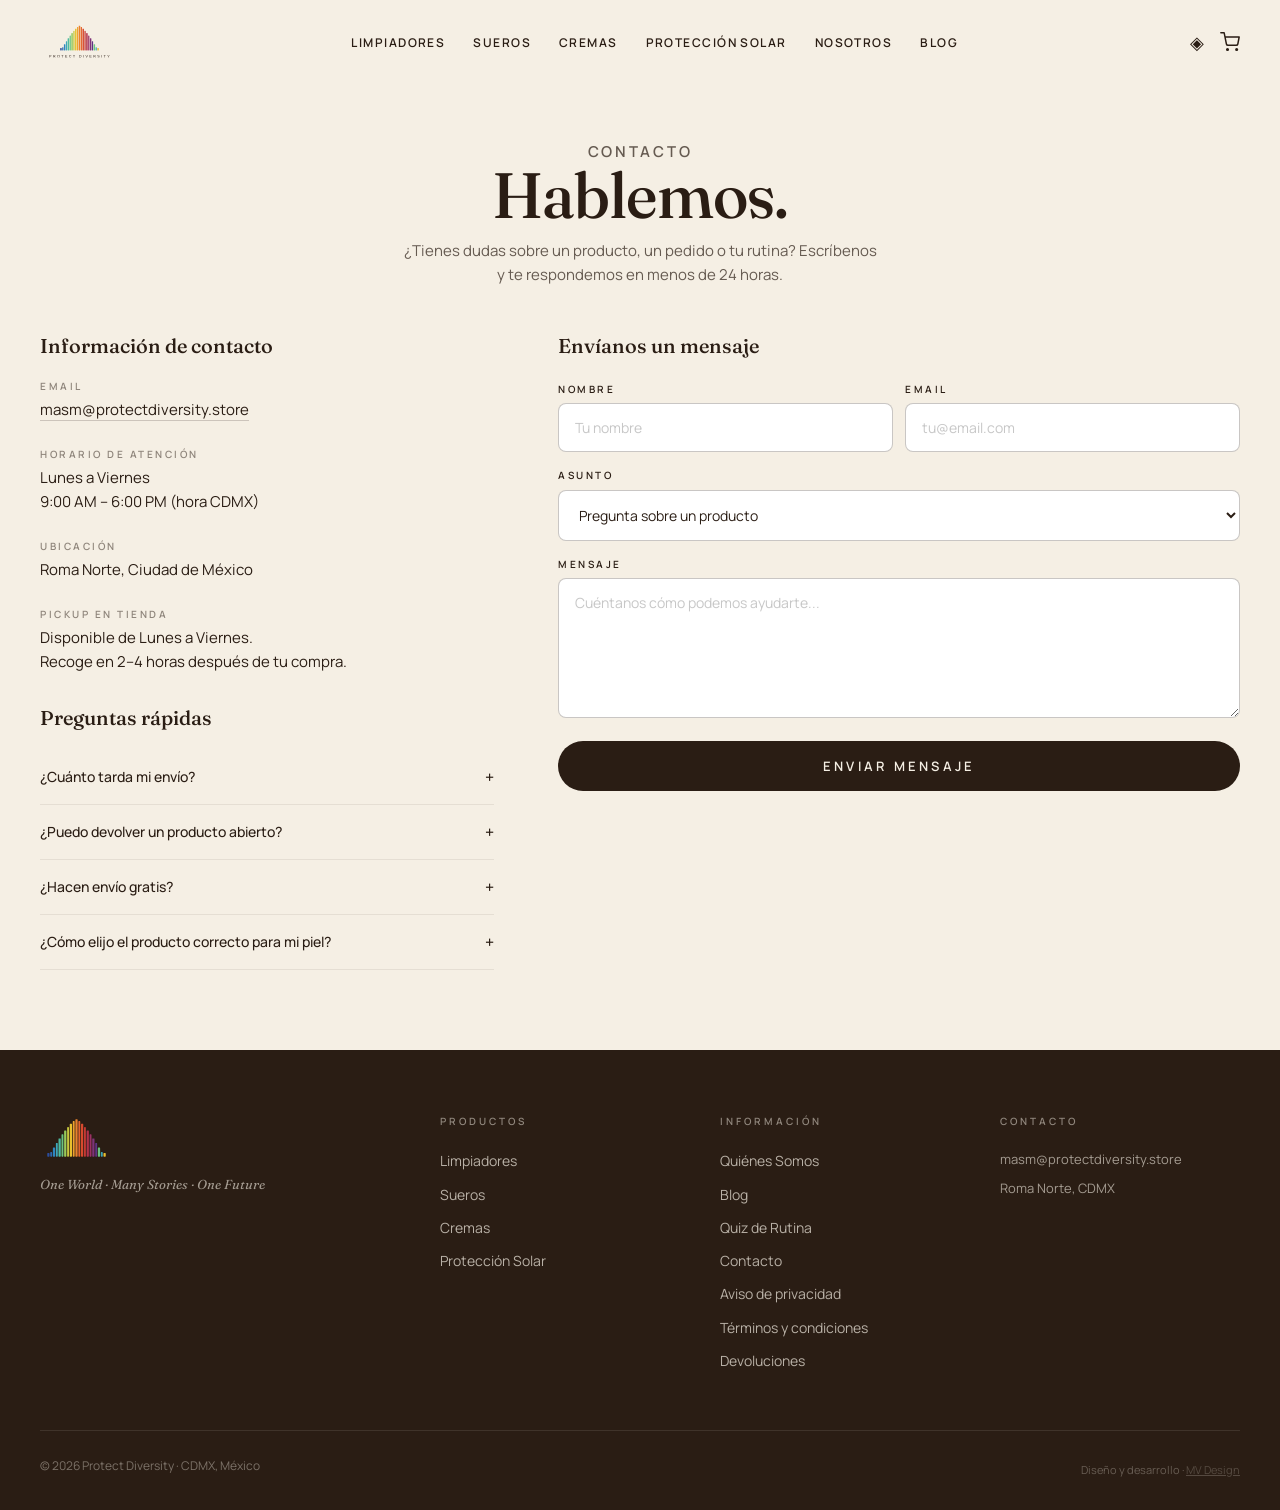
<file: contacto.html>
<!DOCTYPE html>
<html lang="es">
<head>
<meta charset="UTF-8">
<meta name="viewport" content="width=device-width, initial-scale=1.0">
<title>Contacto | Protect Diversity</title>
<meta name="description" content="¿Tienes dudas sobre tus productos o tu pedido? Escríbenos. Respondemos en menos de 24 horas hábiles.">
<meta property="og:type" content="website">
<meta property="og:title" content="Contacto | Protect Diversity">
<meta property="og:description" content="¿Tienes dudas sobre tus productos o tu pedido? Escríbenos. Respondemos en menos de 24 horas hábiles.">
<meta property="og:image" content="https://protectdiversity.store/img/banners/magnific_premium-sunscreen-website_gJvVzaPSXO.webp">
<meta property="og:locale" content="es_MX">
<meta name="twitter:card" content="summary_large_image">
<meta name="twitter:title" content="Contacto | Protect Diversity">
<meta name="twitter:description" content="¿Tienes dudas sobre tus productos o tu pedido? Escríbenos. Respondemos en menos de 24 horas hábiles.">
<link rel="preconnect" href="https://fonts.googleapis.com">
<link rel="preconnect" href="https://fonts.gstatic.com" crossorigin>
<link href="https://fonts.googleapis.com/css2?family=Fraunces:ital,opsz,wght@0,9..144,300;0,9..144,400;0,9..144,500;0,9..144,600;1,9..144,400;1,9..144,500&family=Manrope:wght@300;400;500;600;700&display=swap" rel="stylesheet">
<link rel="stylesheet" href="css/global.css">
<style>
.contact-hero { padding: 140px 0 48px; text-align: center; }
.contact-hero h1 { margin-bottom: 12px; font-family: 'Fraunces', serif; font-size: clamp(42px, 5vw, 64px); font-weight: 500; }
.contact-hero p { font-size: 15px; opacity: 0.7; max-width: 480px; margin: 0 auto; }

.contact-grid { display: grid; grid-template-columns: 1fr 1.5fr; gap: 64px; }

.contact-info h3 { font-family: 'Fraunces', serif; font-size: 20px; font-weight: 500; margin-bottom: 20px; }
.contact-detail { margin-bottom: 24px; }
.contact-detail .label { font-size: 10px; font-weight: 600; text-transform: uppercase; letter-spacing: 0.25em; opacity: 0.5; margin-bottom: 4px; }
.contact-detail p { font-size: 15px; line-height: 1.6; }
.contact-detail a { border-bottom: 1px solid rgba(42,29,20,0.2); }

.contact-form h3 { font-family: 'Fraunces', serif; font-size: 20px; font-weight: 500; margin-bottom: 24px; }
.form-row { margin-bottom: 16px; }
.form-row-2 { display: grid; grid-template-columns: 1fr 1fr; gap: 12px; }
textarea.input { min-height: 140px; resize: vertical; }
.form-success { display: none; text-align: center; padding: 48px; }
.form-success h3 { font-family: 'Fraunces', serif; font-size: 24px; margin-bottom: 8px; }
.form-success p { opacity: 0.7; }

/* FAQ */
.contact-faq { margin-top: 24px; }
.contact-faq-item { border-bottom: 1px solid rgba(42,29,20,0.08); }
.contact-faq-q {
  width: 100%; display: flex; justify-content: space-between; align-items: center;
  padding: 16px 0; background: none; border: none; font-family: 'Manrope', sans-serif;
  font-size: 14px; font-weight: 500; color: var(--cacao); text-align: left; cursor: pointer;
}
.contact-faq-icon { font-size: 16px; transition: transform 0.3s; flex-shrink: 0; margin-left: 12px; }
.contact-faq-item.open .contact-faq-icon { transform: rotate(45deg); }
.contact-faq-a { max-height: 0; overflow: hidden; transition: max-height 0.3s; }
.contact-faq-item.open .contact-faq-a { max-height: 120px; padding-bottom: 16px; }
.contact-faq-a p { font-size: 13px; opacity: 0.7; line-height: 1.6; }

@media (max-width: 768px) {
  .contact-grid { grid-template-columns: 1fr; gap: 40px; }
  .form-row-2 { grid-template-columns: 1fr; }
}
</style>
</head>
<body>

<header class="header" id="header">
  <div class="header-inner">
    <a href="index.html" class="logo-link"><img src="img/logo-full.svg" alt="Protect Diversity" height="52" style="height:52px;width:auto;"></a>
    <nav><ul class="header-nav">
      <li><a href="coleccion.html?cat=limpiadores">Limpiadores</a></li><li><a href="coleccion.html?cat=sueros">Sueros</a></li><li><a href="coleccion.html?cat=cremas">Cremas</a></li><li><a href="coleccion.html?cat=proteccion-solar">Protección Solar</a></li>
      <li><a href="nosotros.html">Nosotros</a></li>
      <li><a href="blog.html">Blog</a></li>
    </ul></nav>
    <div class="header-icons">
      <button class="header-icon mobile-menu-btn" aria-label="Menú">☰</button>
      <button class="header-icon" aria-label="Buscar">◈</button>
      <button class="header-icon" data-cart-toggle aria-label="Carrito"><svg width="20" height="20" viewBox="0 0 24 24" fill="none" stroke="currentColor" stroke-width="1.75" stroke-linecap="round" stroke-linejoin="round" style="display:block;pointer-events:none;"><circle cx="9" cy="21" r="1"/><circle cx="20" cy="21" r="1"/><path d="M1 1h4l2.68 13.39a2 2 0 002 1.61h9.72a2 2 0 002-1.61L23 6H6"/></svg><span class="cart-count" style="display:none">0</span></button>
    </div>
  </div>
</header>

<nav class="mobile-nav"><button class="mobile-nav-close">✕</button>
  <a href="coleccion.html?cat=limpiadores">Limpiadores</a>
  <a href="coleccion.html?cat=sueros">Sueros</a>
  <a href="coleccion.html?cat=cremas">Cremas</a>
  <a href="coleccion.html?cat=proteccion-solar">Protección Solar</a><a href="nosotros.html">Nosotros</a><a href="contacto.html">Contacto</a>
</nav>

<section class="contact-hero">
  <div class="container">
    <p class="eyebrow">CONTACTO</p>
    <h1>Hablemos.</h1>
    <p>¿Tienes dudas sobre un producto, un pedido o tu rutina? Escríbenos y te respondemos en menos de 24 horas.</p>
  </div>
</section>

<section style="padding-top:0;">
  <div class="container">
    <div class="contact-grid">
      <div class="contact-info">
        <h3>Información de contacto</h3>
        <div class="contact-detail">
          <p class="label">Email</p>
          <p><a href="mailto:masm@protectdiversity.store">masm@protectdiversity.store</a></p>
        </div>
        <div class="contact-detail">
          <p class="label">Horario de atención</p>
          <p>Lunes a Viernes<br>9:00 AM – 6:00 PM (hora CDMX)</p>
        </div>
        <div class="contact-detail">
          <p class="label">Ubicación</p>
          <p>Roma Norte, Ciudad de México</p>
        </div>
        <div class="contact-detail">
          <p class="label">Pickup en tienda</p>
          <p>Disponible de Lunes a Viernes.<br>Recoge en 2–4 horas después de tu compra.</p>
        </div>

        <div class="contact-faq">
          <h3 style="margin-top:32px;">Preguntas rápidas</h3>
          <div class="contact-faq-item">
            <button class="contact-faq-q">¿Cuánto tarda mi envío?<span class="contact-faq-icon">+</span></button>
            <div class="contact-faq-a"><p>CDMX y zona metropolitana: 1–2 días. Bajío y Centro: 2–4 días. Norte, Sur y Península: 4–6 días.</p></div>
          </div>
          <div class="contact-faq-item">
            <button class="contact-faq-q">¿Puedo devolver un producto abierto?<span class="contact-faq-icon">+</span></button>
            <div class="contact-faq-a"><p>Por razones de higiene y seguridad cosmética, <strong>no aceptamos devoluciones de productos abiertos o usados</strong>. Las devoluciones aplican únicamente a productos cerrados, en su empaque original, dentro de los 30 días posteriores a la compra. Consulta los detalles en nuestra <a href="devoluciones.html" style="text-decoration:underline;">Política de Devoluciones</a>.</p></div>
          </div>
          <div class="contact-faq-item">
            <button class="contact-faq-q">¿Hacen envío gratis?<span class="contact-faq-icon">+</span></button>
            <div class="contact-faq-a"><p>Sí, en compras superiores a $1,200 MXN. El envío se calcula automáticamente en el carrito.</p></div>
          </div>
          <div class="contact-faq-item">
            <button class="contact-faq-q">¿Cómo elijo el producto correcto para mi piel?<span class="contact-faq-icon">+</span></button>
            <div class="contact-faq-a"><p>Toma nuestro <a href="quiz.html" style="text-decoration:underline;">Quiz de Rutina</a> — en 60 segundos te recomendamos los productos ideales según tu tipo de piel.</p></div>
          </div>
        </div>
      </div>

      <div class="contact-form" id="contactForm">
        <h3>Envíanos un mensaje</h3>
        <form onsubmit="event.preventDefault(); document.getElementById('contactForm').style.display='none'; document.getElementById('formSuccess').style.display='block';">
          <div class="form-row form-row-2">
            <div><label class="input-label">Nombre</label><input type="text" class="input" placeholder="Tu nombre" required></div>
            <div><label class="input-label">Email</label><input type="email" class="input" placeholder="tu@email.com" required></div>
          </div>
          <div class="form-row">
            <label class="input-label">Asunto</label>
            <select class="input">
              <option>Pregunta sobre un producto</option>
              <option>Estado de mi pedido</option>
              <option>Devolución o cambio</option>
              <option>Asesoría de rutina</option>
              <option>Colaboraciones o prensa</option>
              <option>Otro</option>
            </select>
          </div>
          <div class="form-row">
            <label class="input-label">Mensaje</label>
            <textarea class="input" placeholder="Cuéntanos cómo podemos ayudarte..." required></textarea>
          </div>
          <button type="submit" class="btn-primary btn-primary--full">ENVIAR MENSAJE</button>
        </form>
      </div>
      <div class="form-success card" id="formSuccess">
        <h3>Mensaje enviado.</h3>
        <p>Te responderemos en menos de 24 horas a tu correo. Gracias por escribirnos.</p>
      </div>
    </div>
  </div>
</section>

<footer class="footer">
  <div class="container">
    <div class="footer-grid">
      <div class="footer-col"><img src="img/isotipo.svg" alt="Protect Diversity" height="48" style="height:48px;width:auto;"><p class="footer-tagline">One World · Many Stories · One Future</p></div>
      <div class="footer-col"><h4>Productos</h4><ul><li><a href="coleccion.html?cat=limpiadores">Limpiadores</a></li><li><a href="coleccion.html?cat=sueros">Sueros</a></li><li><a href="coleccion.html?cat=cremas">Cremas</a></li><li><a href="coleccion.html?cat=proteccion-solar">Protección Solar</a></li></ul></div>
      <div class="footer-col"><h4>Información</h4><ul><li><a href="nosotros.html">Quiénes Somos</a></li><li><a href="blog.html">Blog</a></li><li><a href="quiz.html">Quiz de Rutina</a></li><li><a href="contacto.html">Contacto</a></li><li><a href="privacidad.html">Aviso de privacidad</a></li><li><a href="terminos.html">Términos y condiciones</a></li><li><a href="devoluciones.html">Devoluciones</a></li></ul></div>
      <div class="footer-col"><h4>Contacto</h4><p>masm@protectdiversity.store</p><p style="margin-top:8px;">Roma Norte, CDMX</p></div>
    </div>
    <div class="footer-bottom"><p>© 2026 Protect Diversity · CDMX, México</p><p style="margin-top:6px;font-size:11px;opacity:0.3;">Diseño y desarrollo · <a href="https://www.instagram.com/mvdesign.mkt" target="_blank" rel="noopener" style="color:inherit;text-decoration:underline;">MV Design</a></p></div>
  </div>
</footer>

<div class="cart-overlay"></div>
<div class="cart-drawer"><div class="cart-drawer-header"><h3>Tu carrito</h3><button class="cart-drawer-close">✕</button></div><div class="cart-drawer-items"><div class="cart-drawer-empty"><p>Tu carrito está vacía</p></div></div><div class="cart-drawer-footer" style="display:none"><div class="cart-drawer-subtotal"><span>Subtotal</span><span class="amount">$0</span></div><p class="cart-drawer-shipping">Envío gratis desde $1,200</p><a href="carrito.html" class="btn-primary btn-primary--full">VER CARRITO</a></div></div>

<script src="js/global.js"></script>
<script>
document.querySelectorAll('.contact-faq-q').forEach(function(btn) {
  btn.addEventListener('click', function() {
    var item = btn.parentElement;
    var wasOpen = item.classList.contains('open');
    document.querySelectorAll('.contact-faq-item').forEach(function(i) { i.classList.remove('open'); });
    if (!wasOpen) item.classList.add('open');
  });
});
</script>
</body>
</html>
</file>
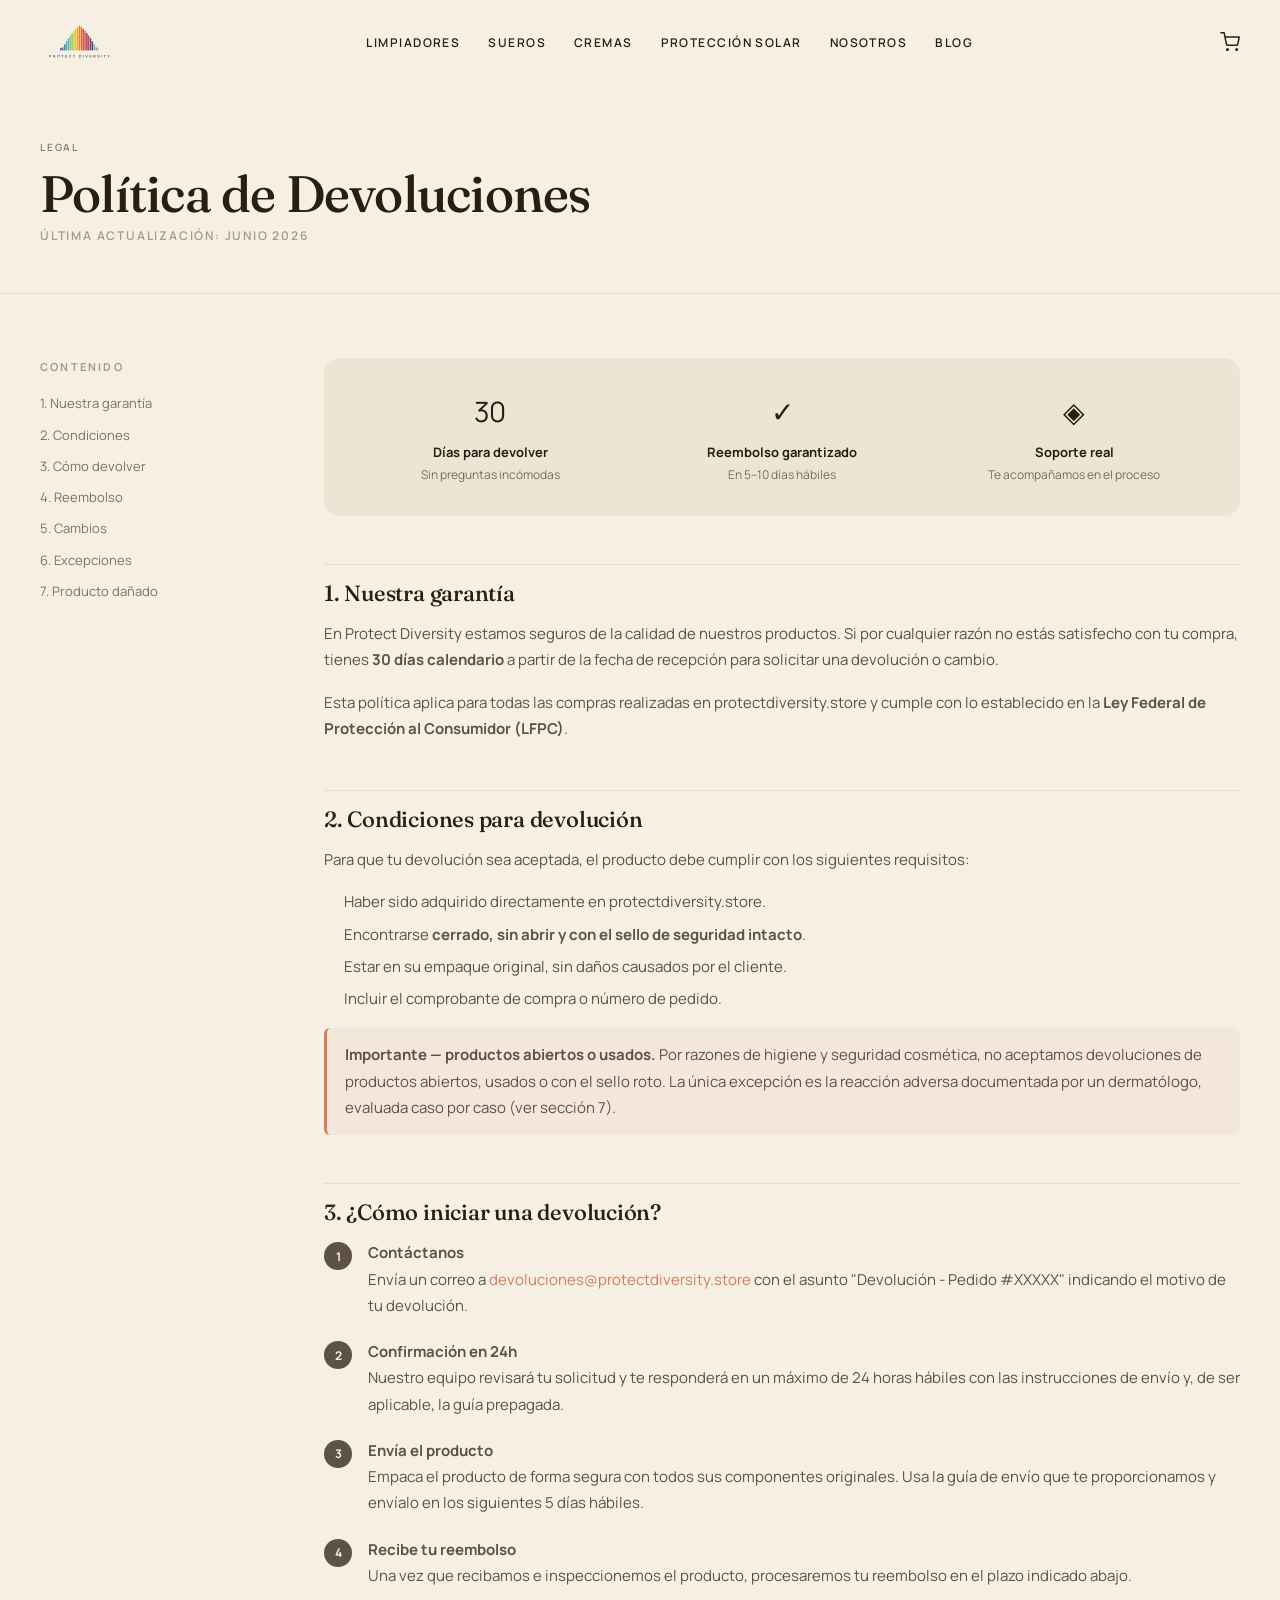
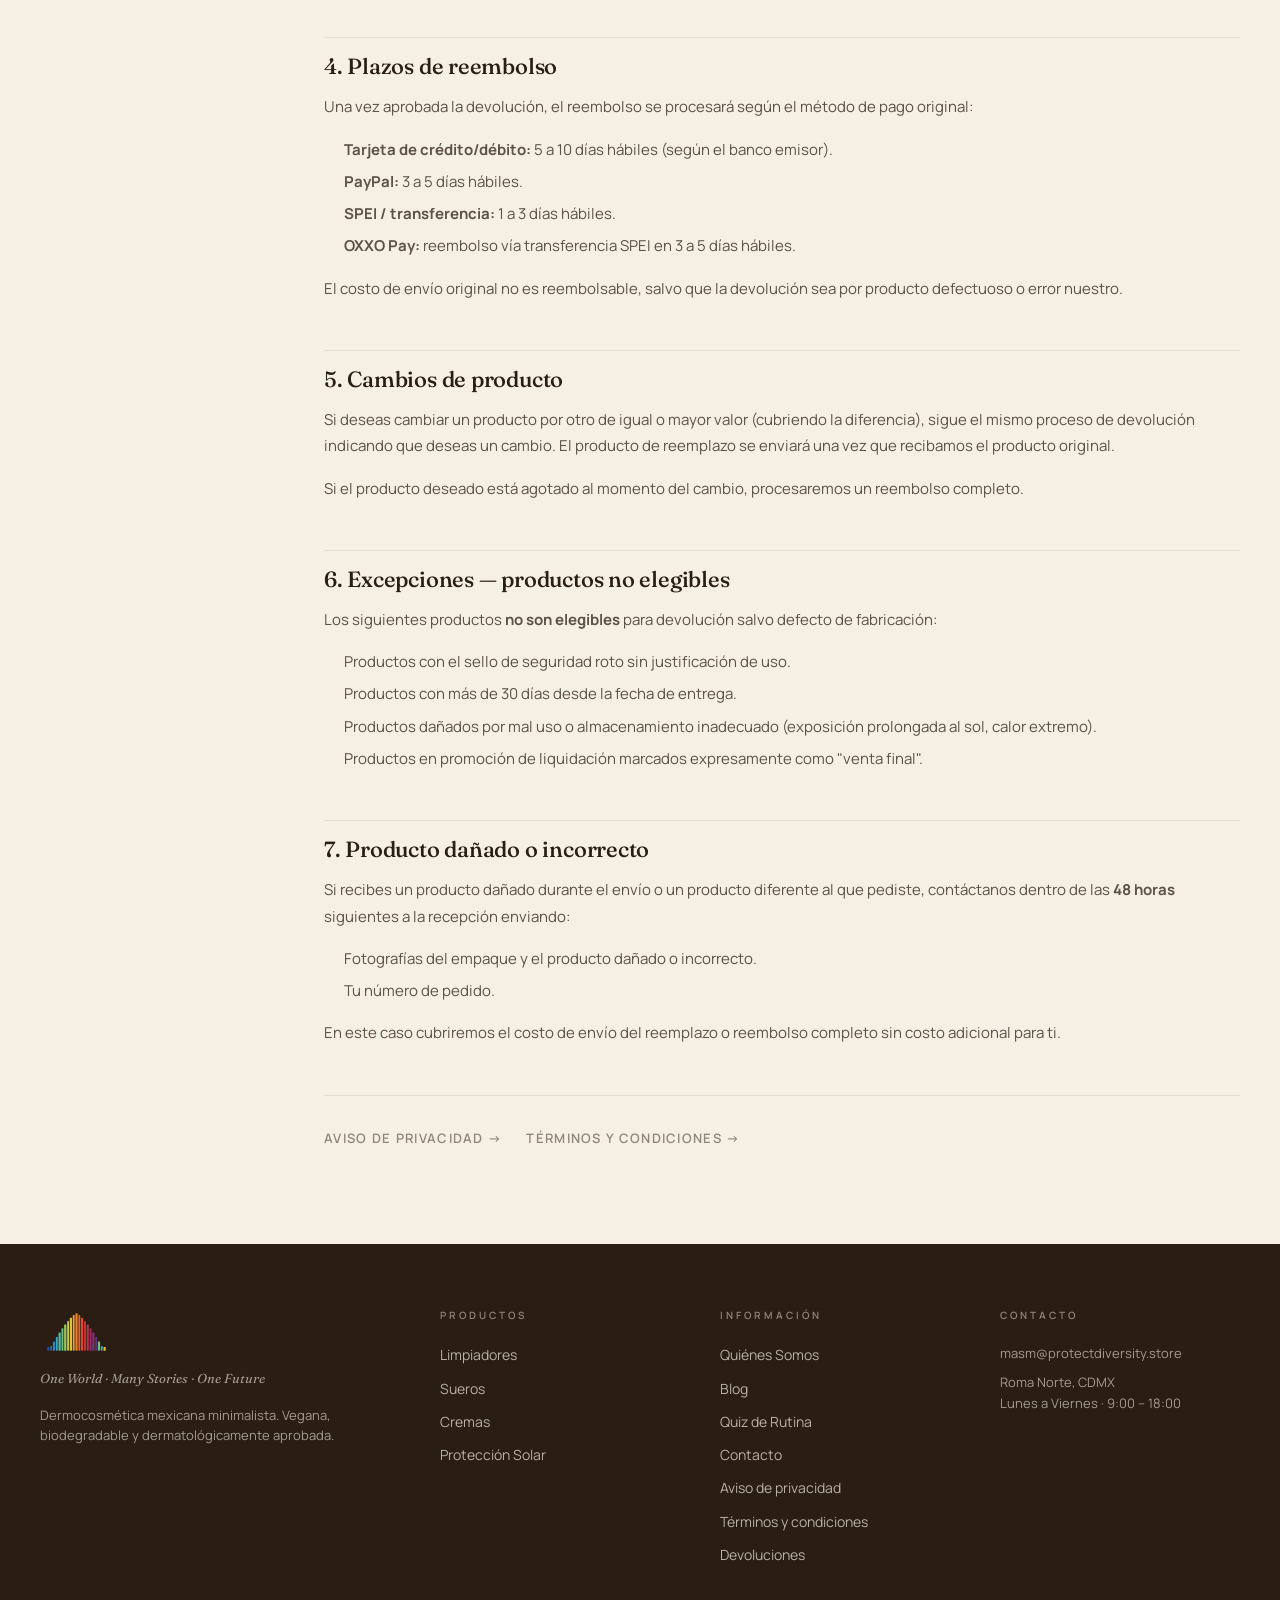
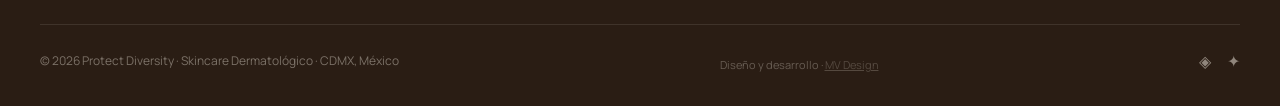
<file: devoluciones.html>
<!DOCTYPE html>
<html lang="es">
<head>
<meta charset="UTF-8">
<meta name="viewport" content="width=device-width, initial-scale=1.0">
<title>Política de Devoluciones | Protect Diversity</title>
<meta name="description" content="Política de devoluciones y cambios de Protect Diversity. Tienes 30 días para devolver tu producto. Proceso sencillo y reembolso garantizado.">
<link rel="preconnect" href="https://fonts.googleapis.com">
<link rel="preconnect" href="https://fonts.gstatic.com" crossorigin>
<link href="https://fonts.googleapis.com/css2?family=Fraunces:ital,opsz,wght@0,9..144,300;0,9..144,400;0,9..144,500;0,9..144,600;1,9..144,400;1,9..144,500&family=Manrope:wght@300;400;500;600;700&display=swap" rel="stylesheet">
<link rel="stylesheet" href="css/global.css">
<style>
.legal-hero { padding: 140px 0 48px; border-bottom: 1px solid rgba(42,29,20,0.08); }
.legal-hero h1 { font-family: 'Fraunces', serif; font-size: clamp(32px, 4vw, 52px); font-weight: 500; margin-bottom: 8px; }
.legal-hero .meta { font-size: 12px; opacity: 0.4; text-transform: uppercase; letter-spacing: 0.15em; font-weight: 600; }
.legal-body { padding: 64px 0 96px; }
.legal-grid { display: grid; grid-template-columns: 220px 1fr; gap: 64px; align-items: start; }
.legal-toc { position: sticky; top: 100px; }
.legal-toc h4 { font-size: 11px; font-weight: 700; text-transform: uppercase; letter-spacing: 0.2em; opacity: 0.4; margin-bottom: 16px; }
.legal-toc ul { list-style: none; padding: 0; margin: 0; }
.legal-toc li { margin-bottom: 8px; }
.legal-toc a { font-size: 13px; color: var(--cacao); text-decoration: none; opacity: 0.6; transition: opacity 0.15s; }
.legal-toc a:hover { opacity: 1; }
.legal-content h2 { font-family: 'Fraunces', serif; font-size: 22px; font-weight: 500; margin: 48px 0 16px; padding-top: 16px; border-top: 1px solid rgba(42,29,20,0.08); }
.legal-content h2:first-child { margin-top: 0; border-top: none; padding-top: 0; }
.legal-content p { font-size: 15px; line-height: 1.75; opacity: 0.75; margin-bottom: 16px; }
.legal-content ul { padding-left: 20px; margin-bottom: 16px; }
.legal-content li { font-size: 15px; line-height: 1.75; opacity: 0.75; margin-bottom: 6px; }
.legal-content strong { opacity: 1; color: var(--cacao); }
.legal-content a { color: var(--terracota); }
.promise-box { background: var(--crema-2); border-radius: 16px; padding: 32px; margin-bottom: 40px; display: grid; grid-template-columns: repeat(3, 1fr); gap: 24px; }
.promise-item { text-align: center; }
.promise-icon { font-size: 28px; margin-bottom: 8px; }
.promise-title { font-size: 13px; font-weight: 700; margin-bottom: 4px; }
.promise-desc { font-size: 12px; opacity: 0.6; line-height: 1.5; }
.steps-list { counter-reset: steps; list-style: none; padding: 0; }
.steps-list li { counter-increment: steps; display: flex; gap: 16px; align-items: flex-start; margin-bottom: 20px; }
.steps-list li::before { content: counter(steps); min-width: 28px; height: 28px; background: var(--cacao); color: var(--crema); border-radius: 50%; display: flex; align-items: center; justify-content: center; font-size: 12px; font-weight: 700; flex-shrink: 0; margin-top: 2px; }
.legal-nav { display: flex; gap: 24px; margin-top: 48px; padding-top: 32px; border-top: 1px solid rgba(42,29,20,0.08); flex-wrap: wrap; }
.legal-nav a { font-size: 13px; font-weight: 600; text-transform: uppercase; letter-spacing: 0.1em; color: var(--cacao); text-decoration: none; opacity: 0.5; transition: opacity 0.15s; }
.legal-nav a:hover { opacity: 1; }
@media (max-width: 768px) {
  .legal-grid { grid-template-columns: 1fr; }
  .legal-toc { display: none; }
  .promise-box { grid-template-columns: 1fr; }
}
</style>
</head>
<body>

<header class="header" id="header">
  <div class="header-inner">
    <a href="index.html" class="logo-link">
      <img src="img/logo-full.svg" alt="Protect Diversity" height="52" style="height:52px;width:auto;">
    </a>
    <nav>
      <ul class="header-nav">
        <li><a href="coleccion.html?cat=limpiadores">Limpiadores</a></li><li><a href="coleccion.html?cat=sueros">Sueros</a></li><li><a href="coleccion.html?cat=cremas">Cremas</a></li><li><a href="coleccion.html?cat=proteccion-solar">Protección Solar</a></li>
        <li><a href="nosotros.html">Nosotros</a></li>
        <li><a href="blog.html">Blog</a></li>
      </ul>
    </nav>
    <div class="header-icons">
      <button class="header-icon mobile-menu-btn" aria-label="Menú">☰</button>
      <button class="header-icon" data-cart-toggle aria-label="Carrito"><svg width="20" height="20" viewBox="0 0 24 24" fill="none" stroke="currentColor" stroke-width="1.75" stroke-linecap="round" stroke-linejoin="round" style="display:block;pointer-events:none;"><circle cx="9" cy="21" r="1"/><circle cx="20" cy="21" r="1"/><path d="M1 1h4l2.68 13.39a2 2 0 002 1.61h9.72a2 2 0 002-1.61L23 6H6"/></svg><span class="cart-count" style="display:none">0</span></button>
    </div>
  </div>
</header>

<nav class="mobile-nav">
  <button class="mobile-nav-close">✕</button>
  <a href="coleccion.html?cat=limpiadores">Limpiadores</a>
  <a href="coleccion.html?cat=sueros">Sueros</a>
  <a href="coleccion.html?cat=cremas">Cremas</a>
  <a href="coleccion.html?cat=proteccion-solar">Protección Solar</a>
  <a href="nosotros.html">Nosotros</a>
  <a href="blog.html">Blog</a>
  <a href="contacto.html">Contacto</a>
</nav>

<section class="legal-hero">
  <div class="container">
    <p class="eyebrow" style="margin-bottom:12px;">LEGAL</p>
    <h1>Política de Devoluciones</h1>
    <p class="meta">Última actualización: junio 2026</p>
  </div>
</section>

<section class="legal-body">
  <div class="container">
    <div class="legal-grid">

      <aside class="legal-toc">
        <h4>Contenido</h4>
        <ul>
          <li><a href="#garantia">1. Nuestra garantía</a></li>
          <li><a href="#condiciones">2. Condiciones</a></li>
          <li><a href="#proceso">3. Cómo devolver</a></li>
          <li><a href="#reembolso">4. Reembolso</a></li>
          <li><a href="#cambios">5. Cambios</a></li>
          <li><a href="#excepciones">6. Excepciones</a></li>
          <li><a href="#productos-danados">7. Producto dañado</a></li>
        </ul>
      </aside>

      <div class="legal-content">

        <div class="promise-box">
          <div class="promise-item">
            <div class="promise-icon">30</div>
            <div class="promise-title">Días para devolver</div>
            <div class="promise-desc">Sin preguntas incómodas</div>
          </div>
          <div class="promise-item">
            <div class="promise-icon">✓</div>
            <div class="promise-title">Reembolso garantizado</div>
            <div class="promise-desc">En 5–10 días hábiles</div>
          </div>
          <div class="promise-item">
            <div class="promise-icon">◈</div>
            <div class="promise-title">Soporte real</div>
            <div class="promise-desc">Te acompañamos en el proceso</div>
          </div>
        </div>

        <h2 id="garantia">1. Nuestra garantía</h2>
        <p>En Protect Diversity estamos seguros de la calidad de nuestros productos. Si por cualquier razón no estás satisfecho con tu compra, tienes <strong>30 días calendario</strong> a partir de la fecha de recepción para solicitar una devolución o cambio.</p>
        <p>Esta política aplica para todas las compras realizadas en protectdiversity.store y cumple con lo establecido en la <strong>Ley Federal de Protección al Consumidor (LFPC)</strong>.</p>

        <h2 id="condiciones">2. Condiciones para devolución</h2>
        <p>Para que tu devolución sea aceptada, el producto debe cumplir con los siguientes requisitos:</p>
        <ul>
          <li>Haber sido adquirido directamente en protectdiversity.store.</li>
          <li>Encontrarse <strong>cerrado, sin abrir y con el sello de seguridad intacto</strong>.</li>
          <li>Estar en su empaque original, sin daños causados por el cliente.</li>
          <li>Incluir el comprobante de compra o número de pedido.</li>
        </ul>
        <p style="background:rgba(196,87,58,0.06);border-left:3px solid var(--terracota);padding:14px 18px;border-radius:6px;margin-top:16px;"><strong>Importante — productos abiertos o usados.</strong> Por razones de higiene y seguridad cosmética, no aceptamos devoluciones de productos abiertos, usados o con el sello roto. La única excepción es la reacción adversa documentada por un dermatólogo, evaluada caso por caso (ver sección 7).</p>

        <h2 id="proceso">3. ¿Cómo iniciar una devolución?</h2>
        <ol class="steps-list">
          <li>
            <div>
              <strong>Contáctanos</strong><br>
              Envía un correo a <a href="mailto:devoluciones@protectdiversity.store">devoluciones@protectdiversity.store</a> con el asunto "Devolución - Pedido #XXXXX" indicando el motivo de tu devolución.
            </div>
          </li>
          <li>
            <div>
              <strong>Confirmación en 24h</strong><br>
              Nuestro equipo revisará tu solicitud y te responderá en un máximo de 24 horas hábiles con las instrucciones de envío y, de ser aplicable, la guía prepagada.
            </div>
          </li>
          <li>
            <div>
              <strong>Envía el producto</strong><br>
              Empaca el producto de forma segura con todos sus componentes originales. Usa la guía de envío que te proporcionamos y envíalo en los siguientes 5 días hábiles.
            </div>
          </li>
          <li>
            <div>
              <strong>Recibe tu reembolso</strong><br>
              Una vez que recibamos e inspeccionemos el producto, procesaremos tu reembolso en el plazo indicado abajo.
            </div>
          </li>
        </ol>

        <h2 id="reembolso">4. Plazos de reembolso</h2>
        <p>Una vez aprobada la devolución, el reembolso se procesará según el método de pago original:</p>
        <ul>
          <li><strong>Tarjeta de crédito/débito:</strong> 5 a 10 días hábiles (según el banco emisor).</li>
          <li><strong>PayPal:</strong> 3 a 5 días hábiles.</li>
          <li><strong>SPEI / transferencia:</strong> 1 a 3 días hábiles.</li>
          <li><strong>OXXO Pay:</strong> reembolso vía transferencia SPEI en 3 a 5 días hábiles.</li>
        </ul>
        <p>El costo de envío original no es reembolsable, salvo que la devolución sea por producto defectuoso o error nuestro.</p>

        <h2 id="cambios">5. Cambios de producto</h2>
        <p>Si deseas cambiar un producto por otro de igual o mayor valor (cubriendo la diferencia), sigue el mismo proceso de devolución indicando que deseas un cambio. El producto de reemplazo se enviará una vez que recibamos el producto original.</p>
        <p>Si el producto deseado está agotado al momento del cambio, procesaremos un reembolso completo.</p>

        <h2 id="excepciones">6. Excepciones — productos no elegibles</h2>
        <p>Los siguientes productos <strong>no son elegibles</strong> para devolución salvo defecto de fabricación:</p>
        <ul>
          <li>Productos con el sello de seguridad roto sin justificación de uso.</li>
          <li>Productos con más de 30 días desde la fecha de entrega.</li>
          <li>Productos dañados por mal uso o almacenamiento inadecuado (exposición prolongada al sol, calor extremo).</li>
          <li>Productos en promoción de liquidación marcados expresamente como "venta final".</li>
        </ul>

        <h2 id="productos-danados">7. Producto dañado o incorrecto</h2>
        <p>Si recibes un producto dañado durante el envío o un producto diferente al que pediste, contáctanos dentro de las <strong>48 horas</strong> siguientes a la recepción enviando:</p>
        <ul>
          <li>Fotografías del empaque y el producto dañado o incorrecto.</li>
          <li>Tu número de pedido.</li>
        </ul>
        <p>En este caso cubriremos el costo de envío del reemplazo o reembolso completo sin costo adicional para ti.</p>

        <div class="legal-nav">
          <a href="privacidad.html">Aviso de privacidad →</a>
          <a href="terminos.html">Términos y condiciones →</a>
        </div>

      </div>
    </div>
  </div>
</section>

<footer class="footer">
  <div class="container">
    <div class="footer-grid">
      <div class="footer-col">
        <img src="img/isotipo.svg" alt="Protect Diversity" height="48" style="height:48px;width:auto;">
        <p class="footer-tagline">One World · Many Stories · One Future</p>
        <p style="margin-top:16px;">Dermocosmética mexicana minimalista. Vegana, biodegradable y dermatológicamente aprobada.</p>
      </div>
      <div class="footer-col">
        <h4>Productos</h4>
        <ul>
          <li><a href="coleccion.html?cat=limpiadores">Limpiadores</a></li><li><a href="coleccion.html?cat=sueros">Sueros</a></li><li><a href="coleccion.html?cat=cremas">Cremas</a></li><li><a href="coleccion.html?cat=proteccion-solar">Protección Solar</a></li>
          
        </ul>
      </div>
      <div class="footer-col">
        <h4>Información</h4>
        <ul>
          <li><a href="nosotros.html">Quiénes Somos</a></li>
          <li><a href="blog.html">Blog</a></li>
          <li><a href="quiz.html">Quiz de Rutina</a></li>
          <li><a href="contacto.html">Contacto</a></li>
          <li><a href="privacidad.html">Aviso de privacidad</a></li>
          <li><a href="terminos.html">Términos y condiciones</a></li>
          <li><a href="devoluciones.html">Devoluciones</a></li>
        </ul>
      </div>
      <div class="footer-col">
        <h4>Contacto</h4>
        <p>masm@protectdiversity.store</p>
        <p style="margin-top:8px;">Roma Norte, CDMX<br>Lunes a Viernes · 9:00 – 18:00</p>
      </div>
    </div>
    <div class="footer-bottom">
      <p>© 2026 Protect Diversity · Skincare Dermatológico · CDMX, México</p>
      <p style="margin-top:6px;font-size:11px;opacity:0.3;">Diseño y desarrollo · <a href="https://www.instagram.com/mvdesign.mkt" target="_blank" rel="noopener" style="color:inherit;text-decoration:underline;">MV Design</a></p>
      <div class="footer-social">
        <a href="#" aria-label="Instagram">◈</a>
        <a href="#" aria-label="TikTok">✦</a>
      </div>
    </div>
  </div>
</footer>

<div class="cart-overlay"></div>
<div class="cart-drawer">
  <div class="cart-drawer-header">
    <h3>Tu carrito</h3>
    <button class="cart-drawer-close">✕</button>
  </div>
  <div class="cart-drawer-items"></div>
  <div class="cart-drawer-footer" style="display:none">
    <div class="cart-drawer-subtotal"><span>Subtotal</span><span class="amount">$0</span></div>
    <p class="cart-drawer-shipping">Envío gratis en compras desde $1,200</p>
    <a href="carrito.html" class="btn-primary btn-primary--full">VER CARRITO</a>
  </div>
</div>

<script src="js/global.js"></script>
<script src="js/products.js"></script>
</body>
</html>
</file>
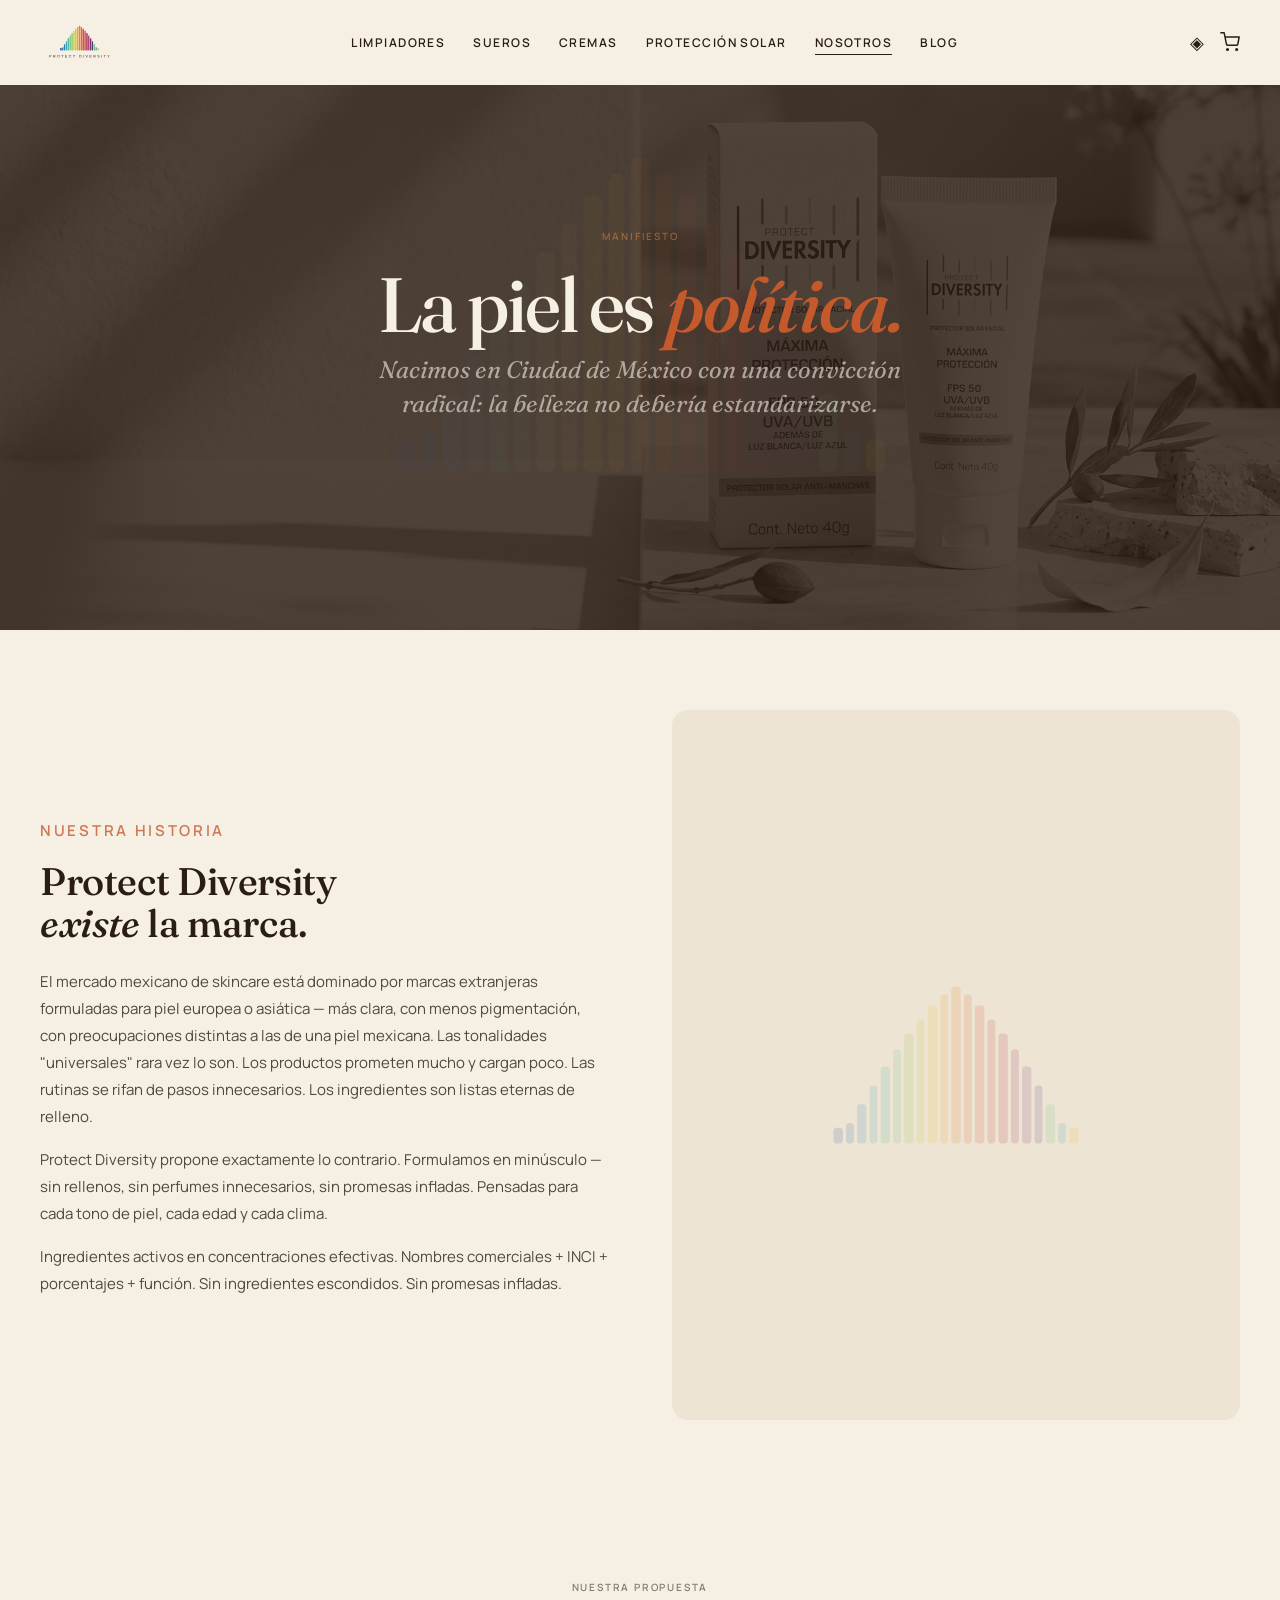
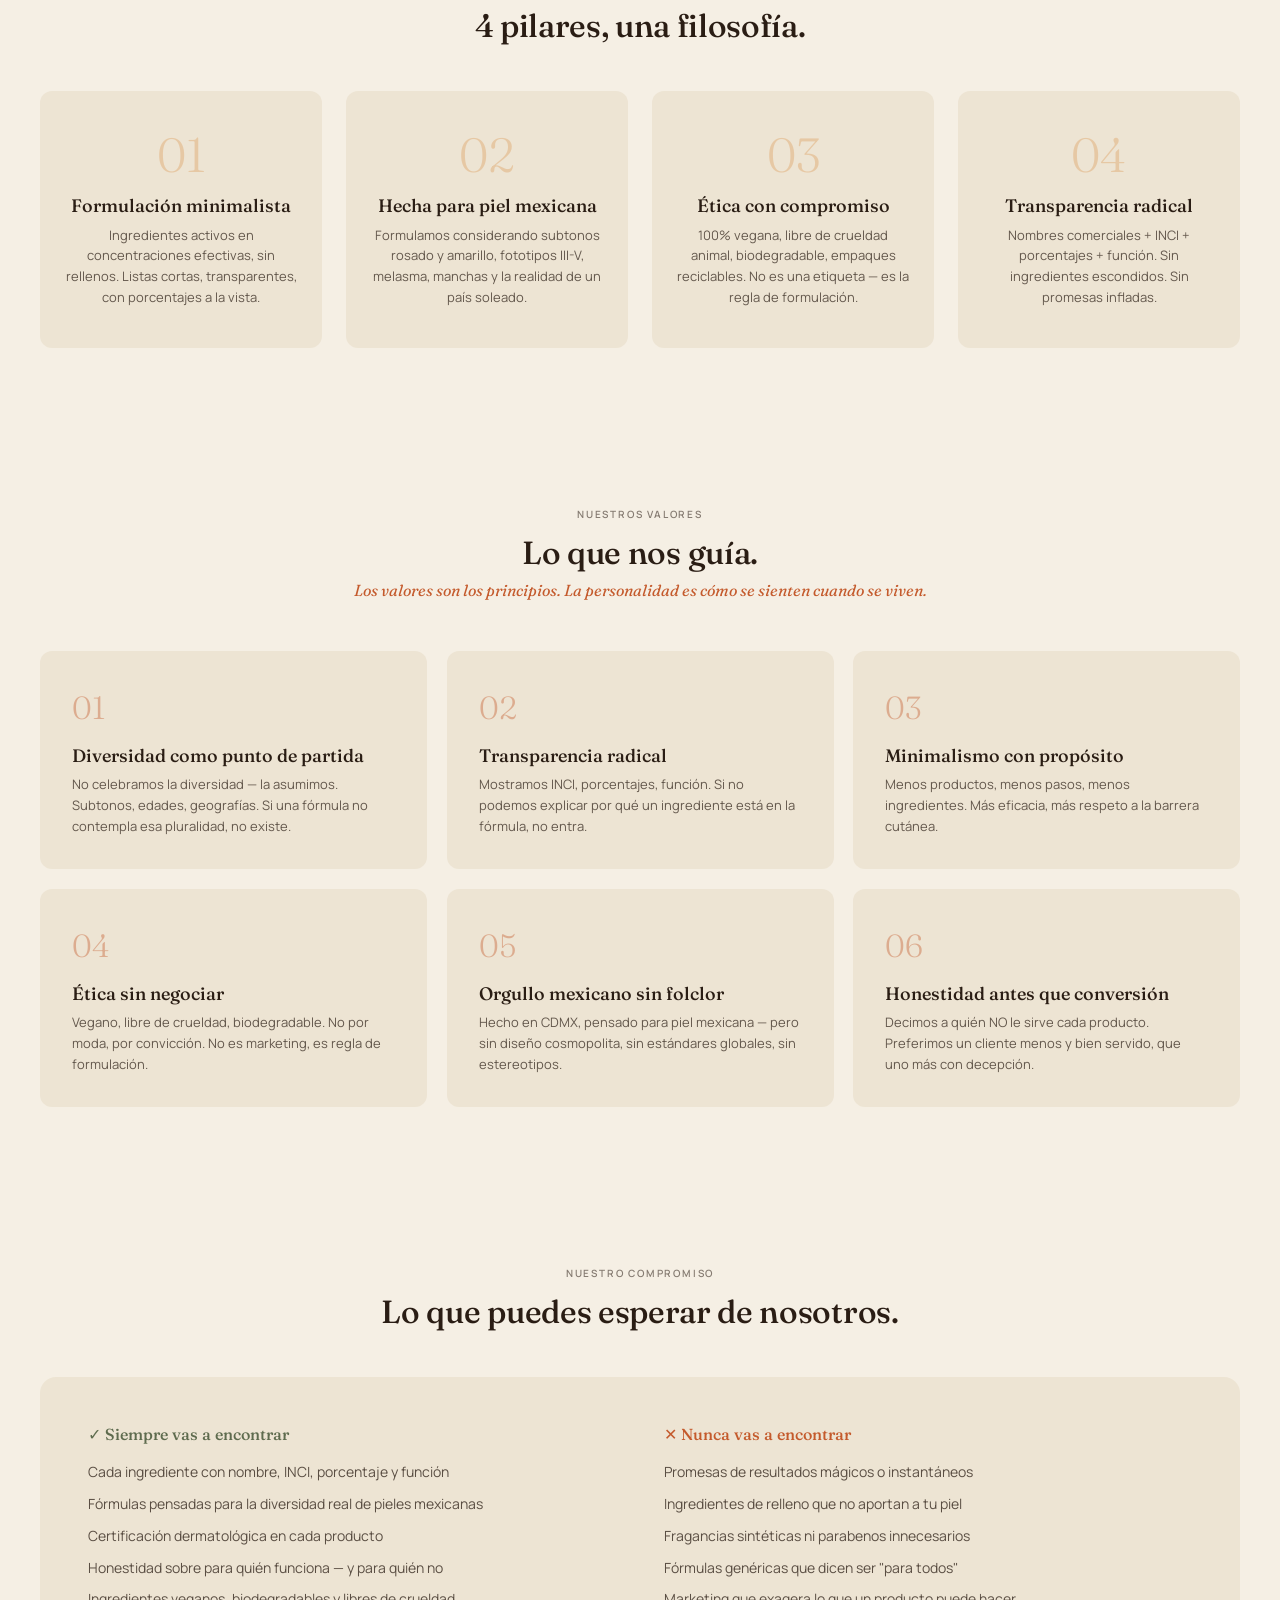
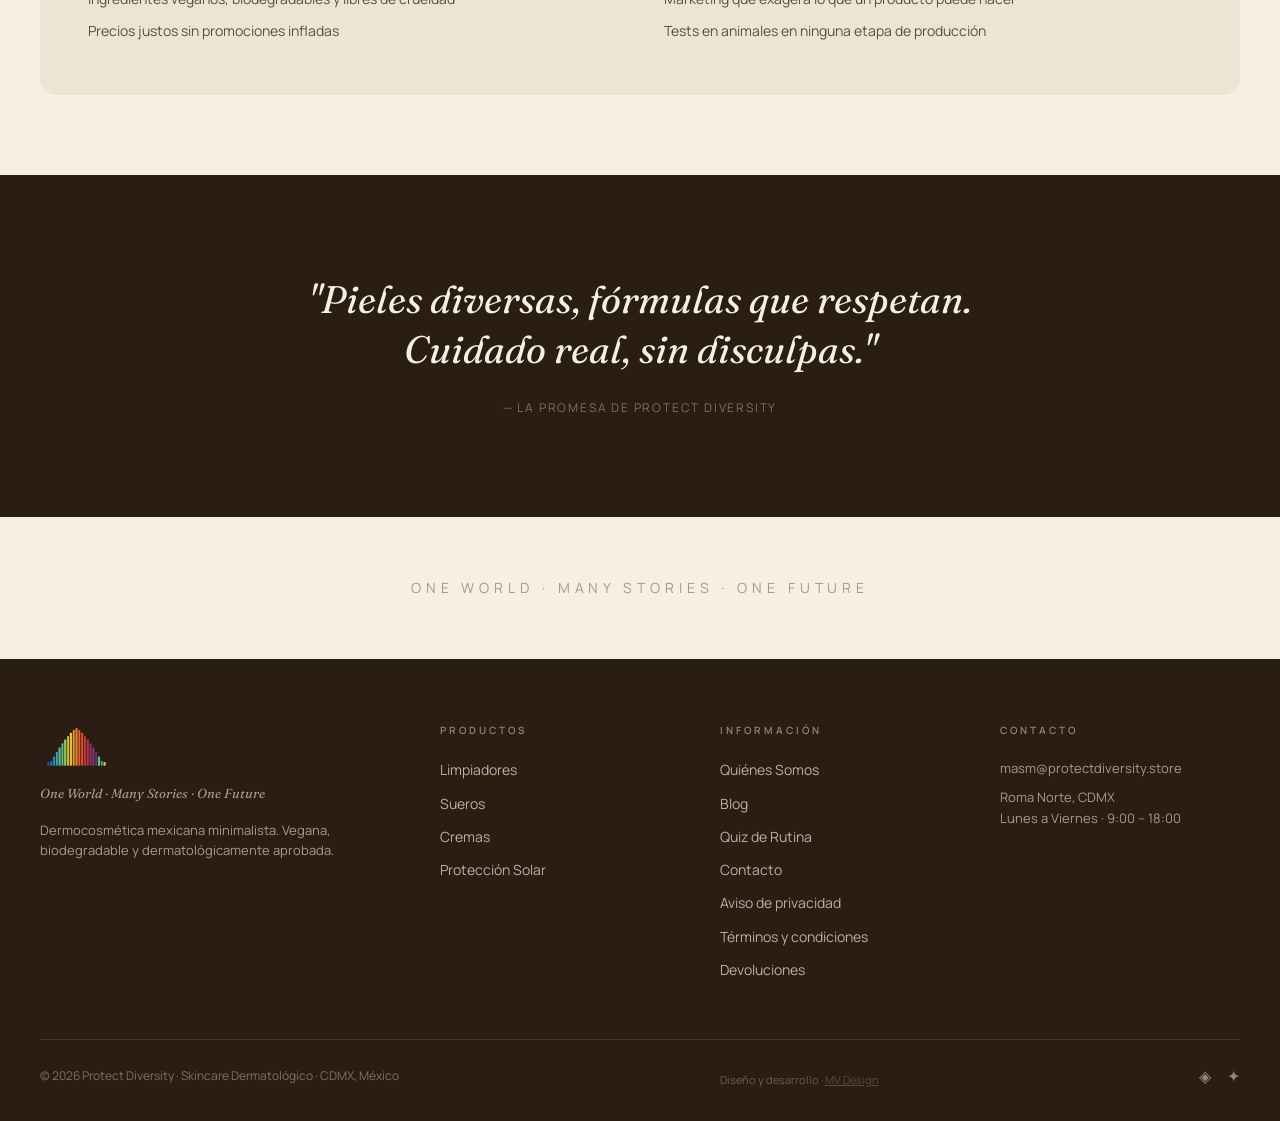
<file: nosotros.html>
<!DOCTYPE html>
<html lang="es">
<head>
<meta charset="UTF-8">
<meta name="viewport" content="width=device-width, initial-scale=1.0">
<title>Quiénes Somos | Protect Diversity</title>
<meta name="description" content="Protect Diversity es una marca mexicana de dermocosmética minimalista. Vegana, biodegradable y dermatológicamente aprobada. Hecha en CDMX.">
<meta property="og:type" content="website">
<meta property="og:title" content="Quiénes Somos | Protect Diversity">
<meta property="og:description" content="Protect Diversity es una marca mexicana de dermocosmética minimalista. Vegana, biodegradable y dermatológicamente aprobada. Hecha en CDMX.">
<meta property="og:image" content="https://protectdiversity.store/img/banners/magnific_premium-sunscreen-website_gJvVzaPSXO.webp">
<meta property="og:locale" content="es_MX">
<meta name="twitter:card" content="summary_large_image">
<meta name="twitter:title" content="Quiénes Somos | Protect Diversity">
<meta name="twitter:description" content="Protect Diversity es una marca mexicana de dermocosmética minimalista. Vegana, biodegradable y dermatológicamente aprobada. Hecha en CDMX.">
<link rel="preconnect" href="https://fonts.googleapis.com">
<link rel="preconnect" href="https://fonts.gstatic.com" crossorigin>
<link href="https://fonts.googleapis.com/css2?family=Fraunces:ital,opsz,wght@0,9..144,300;0,9..144,400;0,9..144,500;0,9..144,600;1,9..144,400;1,9..144,500&family=Manrope:wght@300;400;500;600;700&display=swap" rel="stylesheet">
<link rel="stylesheet" href="css/global.css">
<style>
/* ── NOSOTROS-SPECIFIC ── */

/* Hero */
.about-hero {
  background: var(--cacao);
  color: var(--crema);
  min-height: 70vh;
  display: flex;
  align-items: center;
  padding-top: 100px;
  position: relative;
  overflow: hidden;
  text-align: center;
}
.about-hero-bg {
  position: absolute; inset: 0; width: 100%; height: 100%;
  object-fit: cover; object-position: center 30%; z-index: 0;
  mix-blend-mode: luminosity; opacity: 0.18;
}
.about-hero-logo {
  position: absolute;
  top: 50%;
  left: 50%;
  transform: translate(-50%, -50%);
  opacity: 0.04;
  height: 400px;
  width: auto;
  pointer-events: none;
}
.about-hero-content {
  position: relative;
  z-index: 1;
  max-width: 800px;
  margin: 0 auto;
}
.about-hero .eyebrow { color: var(--ocre); margin-bottom: 24px; }
.about-hero h1 {
  font-family: 'Fraunces', serif;
  font-size: clamp(48px, 6vw, 80px);
  font-weight: 500;
  line-height: 0.95;
  letter-spacing: -0.025em;
  margin-bottom: 12px;
}
.about-hero h1 em { font-style: italic; color: var(--terracota); }
.about-hero .subtitle {
  font-family: 'Fraunces', serif;
  font-style: italic;
  font-size: clamp(18px, 2.2vw, 24px);
  opacity: 0.6;
  line-height: 1.4;
  max-width: 600px;
  margin: 0 auto;
}

/* Story */
.story-grid {
  display: grid;
  grid-template-columns: 1fr 1fr;
  gap: 64px;
  align-items: center;
}
.story-eyebrow { color: var(--terracota); margin-bottom: 16px; }
.story-title {
  font-family: 'Fraunces', serif;
  font-size: clamp(28px, 3vw, 40px);
  font-weight: 500;
  line-height: 1.1;
  margin-bottom: 24px;
}
.story-text p {
  font-size: 15px;
  line-height: 1.8;
  opacity: 0.8;
  margin-bottom: 16px;
}
.story-visual {
  background: var(--crema-2);
  border-radius: 16px;
  aspect-ratio: 4/5;
  display: flex;
  align-items: center;
  justify-content: center;
}
.story-visual img { height: 200px; width: auto; opacity: 0.15; }

/* Propuesta */
.propuesta-grid {
  display: grid;
  grid-template-columns: repeat(4, 1fr);
  gap: 24px;
}
.propuesta-card {
  text-align: center;
  padding: 40px 24px;
}
.propuesta-number {
  font-family: 'Fraunces', serif;
  font-size: 48px;
  font-weight: 300;
  color: var(--ocre);
  opacity: 0.3;
  line-height: 1;
  margin-bottom: 16px;
}
.propuesta-card h3 {
  font-family: 'Fraunces', serif;
  font-size: 18px;
  font-weight: 500;
  margin-bottom: 8px;
}
.propuesta-card p { font-size: 13px; opacity: 0.7; line-height: 1.6; }

/* Values */
.values-grid-6 {
  display: grid;
  grid-template-columns: repeat(3, 1fr);
  gap: 20px;
}
.value-6-card {
  padding: 32px;
}
.value-6-card .num {
  font-family: 'Fraunces', serif;
  font-size: 32px;
  font-weight: 300;
  color: var(--terracota);
  opacity: 0.4;
  margin-bottom: 12px;
}
.value-6-card h3 {
  font-family: 'Fraunces', serif;
  font-size: 18px;
  font-weight: 500;
  margin-bottom: 8px;
}
.value-6-card p { font-size: 13px; opacity: 0.7; line-height: 1.6; }

/* Promise */
.promise {
  text-align: center;
  padding: 100px 0;
}
.promise blockquote {
  font-family: 'Fraunces', serif;
  font-style: italic;
  font-size: clamp(24px, 3vw, 40px);
  font-weight: 400;
  line-height: 1.3;
  max-width: 800px;
  margin: 0 auto 24px;
}
.promise .attribution {
  font-size: 12px;
  opacity: 0.4;
  letter-spacing: 0.15em;
  text-transform: uppercase;
}

/* Audience */
.audience-grid {
  display: grid;
  grid-template-columns: 1fr 1fr;
  gap: 24px;
}
.audience-card { padding: 36px; }
.audience-card h3 {
  font-family: 'Fraunces', serif;
  font-size: 20px;
  font-weight: 500;
  margin-bottom: 16px;
}
.audience-card p, .audience-card li {
  font-size: 14px;
  line-height: 1.7;
  opacity: 0.75;
}
.audience-card ul { padding-left: 0; }
.audience-card li { padding: 4px 0; display: flex; align-items: flex-start; gap: 8px; }
.audience-card li::before { content: "·"; font-weight: 700; flex-shrink: 0; }

/* Tagline */
.tagline-section {
  text-align: center;
  padding: 60px 0;
}
.tagline-text {
  font-family: 'Manrope', sans-serif;
  font-size: 14px;
  font-weight: 400;
  letter-spacing: 0.35em;
  text-transform: uppercase;
  opacity: 0.4;
}

/* Positioning */
.positioning {
  padding: 48px;
  border-radius: 16px;
}
.positioning-grid {
  display: grid;
  grid-template-columns: 1fr 1fr;
  gap: 48px;
}
.positioning h3 {
  font-family: 'Fraunces', serif;
  font-size: 16px;
  font-weight: 500;
  margin-bottom: 12px;
  color: var(--salvia);
}
.positioning .not h3 { color: var(--terracota); }
.positioning li {
  font-size: 14px;
  line-height: 1.7;
  opacity: 0.75;
  padding: 4px 0;
}

@media (max-width: 1024px) {
  .propuesta-grid { grid-template-columns: repeat(2, 1fr); }
  .values-grid-6 { grid-template-columns: repeat(2, 1fr); }
}
@media (max-width: 768px) {
  .story-grid { grid-template-columns: 1fr; gap: 32px; }
  .propuesta-grid { grid-template-columns: 1fr; }
  .values-grid-6 { grid-template-columns: 1fr; }
  .audience-grid { grid-template-columns: 1fr; }
  .positioning-grid { grid-template-columns: 1fr; }
}
</style>
</head>
<body>

<!-- ═══ HEADER ═══ -->
<header class="header" id="header">
  <div class="header-inner">
    <a href="index.html" class="logo-link">
      <img src="img/logo-full.svg" alt="Protect Diversity" height="52" style="height:52px;width:auto;">
    </a>
    <nav>
      <ul class="header-nav">
        <li><a href="coleccion.html?cat=limpiadores">Limpiadores</a></li><li><a href="coleccion.html?cat=sueros">Sueros</a></li><li><a href="coleccion.html?cat=cremas">Cremas</a></li><li><a href="coleccion.html?cat=proteccion-solar">Protección Solar</a></li>
        <li><a href="nosotros.html" class="active">Nosotros</a></li>
        <li><a href="blog.html">Blog</a></li>
      </ul>
    </nav>
    <div class="header-icons">
      <button class="header-icon mobile-menu-btn" aria-label="Menú">☰</button>
      <button class="header-icon" aria-label="Buscar">◈</button>
      <button class="header-icon" data-cart-toggle aria-label="Carrito"><svg width="20" height="20" viewBox="0 0 24 24" fill="none" stroke="currentColor" stroke-width="1.75" stroke-linecap="round" stroke-linejoin="round" style="display:block;pointer-events:none;"><circle cx="9" cy="21" r="1"/><circle cx="20" cy="21" r="1"/><path d="M1 1h4l2.68 13.39a2 2 0 002 1.61h9.72a2 2 0 002-1.61L23 6H6"/></svg><span class="cart-count" style="display:none">0</span></button>
    </div>
  </div>
</header>

<!-- Mobile nav -->
<nav class="mobile-nav">
  <button class="mobile-nav-close">✕</button>
  <a href="coleccion.html?cat=limpiadores">Limpiadores</a>
  <a href="coleccion.html?cat=sueros">Sueros</a>
  <a href="coleccion.html?cat=cremas">Cremas</a>
  <a href="coleccion.html?cat=proteccion-solar">Protección Solar</a>
  <a href="nosotros.html">Nosotros</a>
  <a href="blog.html">Blog</a>
  <a href="contacto.html">Contacto</a>
</nav>

<!-- ═══ HERO ═══ -->
<section class="about-hero">
  <img class="about-hero-bg" src="img/banners/magnific_premium-sunscreen-website_gJvVzaPSXO.webp" alt="" aria-hidden="true">
  <img src="img/isotipo.svg" alt="" class="about-hero-logo">
  <div class="container">
    <div class="about-hero-content reveal">
      <p class="eyebrow">MANIFIESTO</p>
      <h1>La piel es <em>política.</em></h1>
      <p class="subtitle">Nacimos en Ciudad de México con una convicción radical: la belleza no debería estandarizarse.</p>
    </div>
  </div>
</section>

<!-- ═══ NUESTRA HISTORIA ═══ -->
<section>
  <div class="container">
    <div class="story-grid">
      <div class="story-text reveal">
        <p class="eyebrow story-eyebrow">NUESTRA HISTORIA</p>
        <h2 class="story-title">Protect Diversity <em>existe</em> la marca.</h2>
        <p>El mercado mexicano de skincare está dominado por marcas extranjeras formuladas para piel europea o asiática — más clara, con menos pigmentación, con preocupaciones distintas a las de una piel mexicana. Las tonalidades "universales" rara vez lo son. Los productos prometen mucho y cargan poco. Las rutinas se rifan de pasos innecesarios. Los ingredientes son listas eternas de relleno.</p>
        <p>Protect Diversity propone exactamente lo contrario. Formulamos en minúsculo — sin rellenos, sin perfumes innecesarios, sin promesas infladas. Pensadas para cada tono de piel, cada edad y cada clima.</p>
        <p>Ingredientes activos en concentraciones efectivas. Nombres comerciales + INCI + porcentajes + función. Sin ingredientes escondidos. Sin promesas infladas.</p>
      </div>
      <div class="story-visual reveal reveal-delay-2">
        <img src="img/isotipo.svg" alt="Protect Diversity">
      </div>
    </div>
  </div>
</section>

<!-- ═══ PROPUESTA DE VALOR ═══ -->
<section>
  <div class="container">
    <div class="section-intro reveal">
      <p class="eyebrow">NUESTRA PROPUESTA</p>
      <h2>4 pilares, una filosofía.</h2>
    </div>
    <div class="propuesta-grid">
      <div class="card propuesta-card reveal reveal-delay-1">
        <div class="propuesta-number">01</div>
        <h3>Formulación minimalista</h3>
        <p>Ingredientes activos en concentraciones efectivas, sin rellenos. Listas cortas, transparentes, con porcentajes a la vista.</p>
      </div>
      <div class="card propuesta-card reveal reveal-delay-2">
        <div class="propuesta-number">02</div>
        <h3>Hecha para piel mexicana</h3>
        <p>Formulamos considerando subtonos rosado y amarillo, fototipos III-V, melasma, manchas y la realidad de un país soleado.</p>
      </div>
      <div class="card propuesta-card reveal reveal-delay-3">
        <div class="propuesta-number">03</div>
        <h3>Ética con compromiso</h3>
        <p>100% vegana, libre de crueldad animal, biodegradable, empaques reciclables. No es una etiqueta — es la regla de formulación.</p>
      </div>
      <div class="card propuesta-card reveal reveal-delay-4">
        <div class="propuesta-number">04</div>
        <h3>Transparencia radical</h3>
        <p>Nombres comerciales + INCI + porcentajes + función. Sin ingredientes escondidos. Sin promesas infladas.</p>
      </div>
    </div>
  </div>
</section>

<!-- ═══ 6 VALORES ═══ -->
<section>
  <div class="container">
    <div class="section-intro reveal">
      <p class="eyebrow">NUESTROS VALORES</p>
      <h2>Lo que nos guía.</h2>
      <p class="subtitle">Los valores son los principios. La personalidad es cómo se sienten cuando se viven.</p>
    </div>
    <div class="values-grid-6">
      <div class="card value-6-card reveal reveal-delay-1">
        <div class="num">01</div>
        <h3>Diversidad como punto de partida</h3>
        <p>No celebramos la diversidad — la asumimos. Subtonos, edades, geografías. Si una fórmula no contempla esa pluralidad, no existe.</p>
      </div>
      <div class="card value-6-card reveal reveal-delay-2">
        <div class="num">02</div>
        <h3>Transparencia radical</h3>
        <p>Mostramos INCI, porcentajes, función. Si no podemos explicar por qué un ingrediente está en la fórmula, no entra.</p>
      </div>
      <div class="card value-6-card reveal reveal-delay-3">
        <div class="num">03</div>
        <h3>Minimalismo con propósito</h3>
        <p>Menos productos, menos pasos, menos ingredientes. Más eficacia, más respeto a la barrera cutánea.</p>
      </div>
      <div class="card value-6-card reveal reveal-delay-1">
        <div class="num">04</div>
        <h3>Ética sin negociar</h3>
        <p>Vegano, libre de crueldad, biodegradable. No por moda, por convicción. No es marketing, es regla de formulación.</p>
      </div>
      <div class="card value-6-card reveal reveal-delay-2">
        <div class="num">05</div>
        <h3>Orgullo mexicano sin folclor</h3>
        <p>Hecho en CDMX, pensado para piel mexicana — pero sin diseño cosmopolita, sin estándares globales, sin estereotipos.</p>
      </div>
      <div class="card value-6-card reveal reveal-delay-3">
        <div class="num">06</div>
        <h3>Honestidad antes que conversión</h3>
        <p>Decimos a quién NO le sirve cada producto. Preferimos un cliente menos y bien servido, que uno más con decepción.</p>
      </div>
    </div>
  </div>
</section>

<!-- ═══ NUESTRO COMPROMISO ═══ -->
<section>
  <div class="container">
    <div class="section-intro reveal">
      <p class="eyebrow">NUESTRO COMPROMISO</p>
      <h2>Lo que puedes esperar de nosotros.</h2>
    </div>
    <div class="card positioning reveal">
      <div class="positioning-grid">
        <div>
          <h3>✓ Siempre vas a encontrar</h3>
          <ul>
            <li>Cada ingrediente con nombre, INCI, porcentaje y función</li>
            <li>Fórmulas pensadas para la diversidad real de pieles mexicanas</li>
            <li>Certificación dermatológica en cada producto</li>
            <li>Honestidad sobre para quién funciona — y para quién no</li>
            <li>Ingredientes veganos, biodegradables y libres de crueldad</li>
            <li>Precios justos sin promociones infladas</li>
          </ul>
        </div>
        <div class="not">
          <h3>✕ Nunca vas a encontrar</h3>
          <ul>
            <li>Promesas de resultados mágicos o instantáneos</li>
            <li>Ingredientes de relleno que no aportan a tu piel</li>
            <li>Fragancias sintéticas ni parabenos innecesarios</li>
            <li>Fórmulas genéricas que dicen ser "para todos"</li>
            <li>Marketing que exagera lo que un producto puede hacer</li>
            <li>Tests en animales en ninguna etapa de producción</li>
          </ul>
        </div>
      </div>
    </div>
  </div>
</section>

<!-- ═══ PROMESA ═══ -->
<section class="section-dark promise">
  <div class="container reveal">
    <blockquote>"Pieles diversas, fórmulas que respetan. Cuidado real, sin disculpas."</blockquote>
    <p class="attribution">— La promesa de Protect Diversity</p>
  </div>
</section>

<!-- ═══ TAGLINE ═══ -->
<section class="tagline-section">
  <div class="container reveal">
    <p class="tagline-text">One World · Many Stories · One Future</p>
  </div>
</section>

<!-- ═══ FOOTER ═══ -->
<footer class="footer">
  <div class="container">
    <div class="footer-grid">
      <div class="footer-col">
        <img src="img/isotipo.svg" alt="Protect Diversity" height="48" style="height:48px;width:auto;">
        <p class="footer-tagline">One World · Many Stories · One Future</p>
        <p style="margin-top:16px;">Dermocosmética mexicana minimalista. Vegana, biodegradable y dermatológicamente aprobada.</p>
      </div>
      <div class="footer-col">
        <h4>Productos</h4>
        <ul>
          <li><a href="coleccion.html?cat=limpiadores">Limpiadores</a></li><li><a href="coleccion.html?cat=sueros">Sueros</a></li><li><a href="coleccion.html?cat=cremas">Cremas</a></li><li><a href="coleccion.html?cat=proteccion-solar">Protección Solar</a></li>
          
        </ul>
      </div>
      <div class="footer-col">
        <h4>Información</h4>
        <ul>
          <li><a href="nosotros.html">Quiénes Somos</a></li>
          <li><a href="blog.html">Blog</a></li>
          <li><a href="quiz.html">Quiz de Rutina</a></li>
          <li><a href="contacto.html">Contacto</a></li>
          <li><a href="privacidad.html">Aviso de privacidad</a></li>
          <li><a href="terminos.html">Términos y condiciones</a></li>
          <li><a href="devoluciones.html">Devoluciones</a></li>
        </ul>
      </div>
      <div class="footer-col">
        <h4>Contacto</h4>
        <p>masm@protectdiversity.store</p>
        <p style="margin-top:8px;">Roma Norte, CDMX<br>Lunes a Viernes · 9:00 – 18:00</p>
      </div>
    </div>
    <div class="footer-bottom">
      <p>© 2026 Protect Diversity · Skincare Dermatológico · CDMX, México</p>
        <p style="margin-top:6px;font-size:11px;opacity:0.3;">Diseño y desarrollo · <a href="https://www.instagram.com/mvdesign.mkt" target="_blank" rel="noopener" style="color:inherit;text-decoration:underline;">MV Design</a></p>
      <div class="footer-social">
        <a href="#" aria-label="Instagram">◈</a>
        <a href="#" aria-label="TikTok">✦</a>
      </div>
    </div>
  </div>
</footer>

<!-- Cart Drawer -->
<div class="cart-overlay"></div>
<div class="cart-drawer">
  <div class="cart-drawer-header">
    <h3>Tu carrito</h3>
    <button class="cart-drawer-close">✕</button>
  </div>
  <div class="cart-drawer-items">
    <div class="cart-drawer-empty"><p>Tu carrito está vacía</p><a href="index.html" class="btn-secondary">Explorar productos</a></div>
  </div>
  <div class="cart-drawer-footer" style="display:none">
    <div class="cart-drawer-subtotal"><span>Subtotal</span><span class="amount">$0</span></div>
    <p class="cart-drawer-shipping">Envío gratis en compras desde $1,200</p>
    <a href="carrito.html" class="btn-primary btn-primary--full">VER CARRITO</a>
  </div>
</div>

<script src="js/global.js"></script>
</body>
</html>
</file>
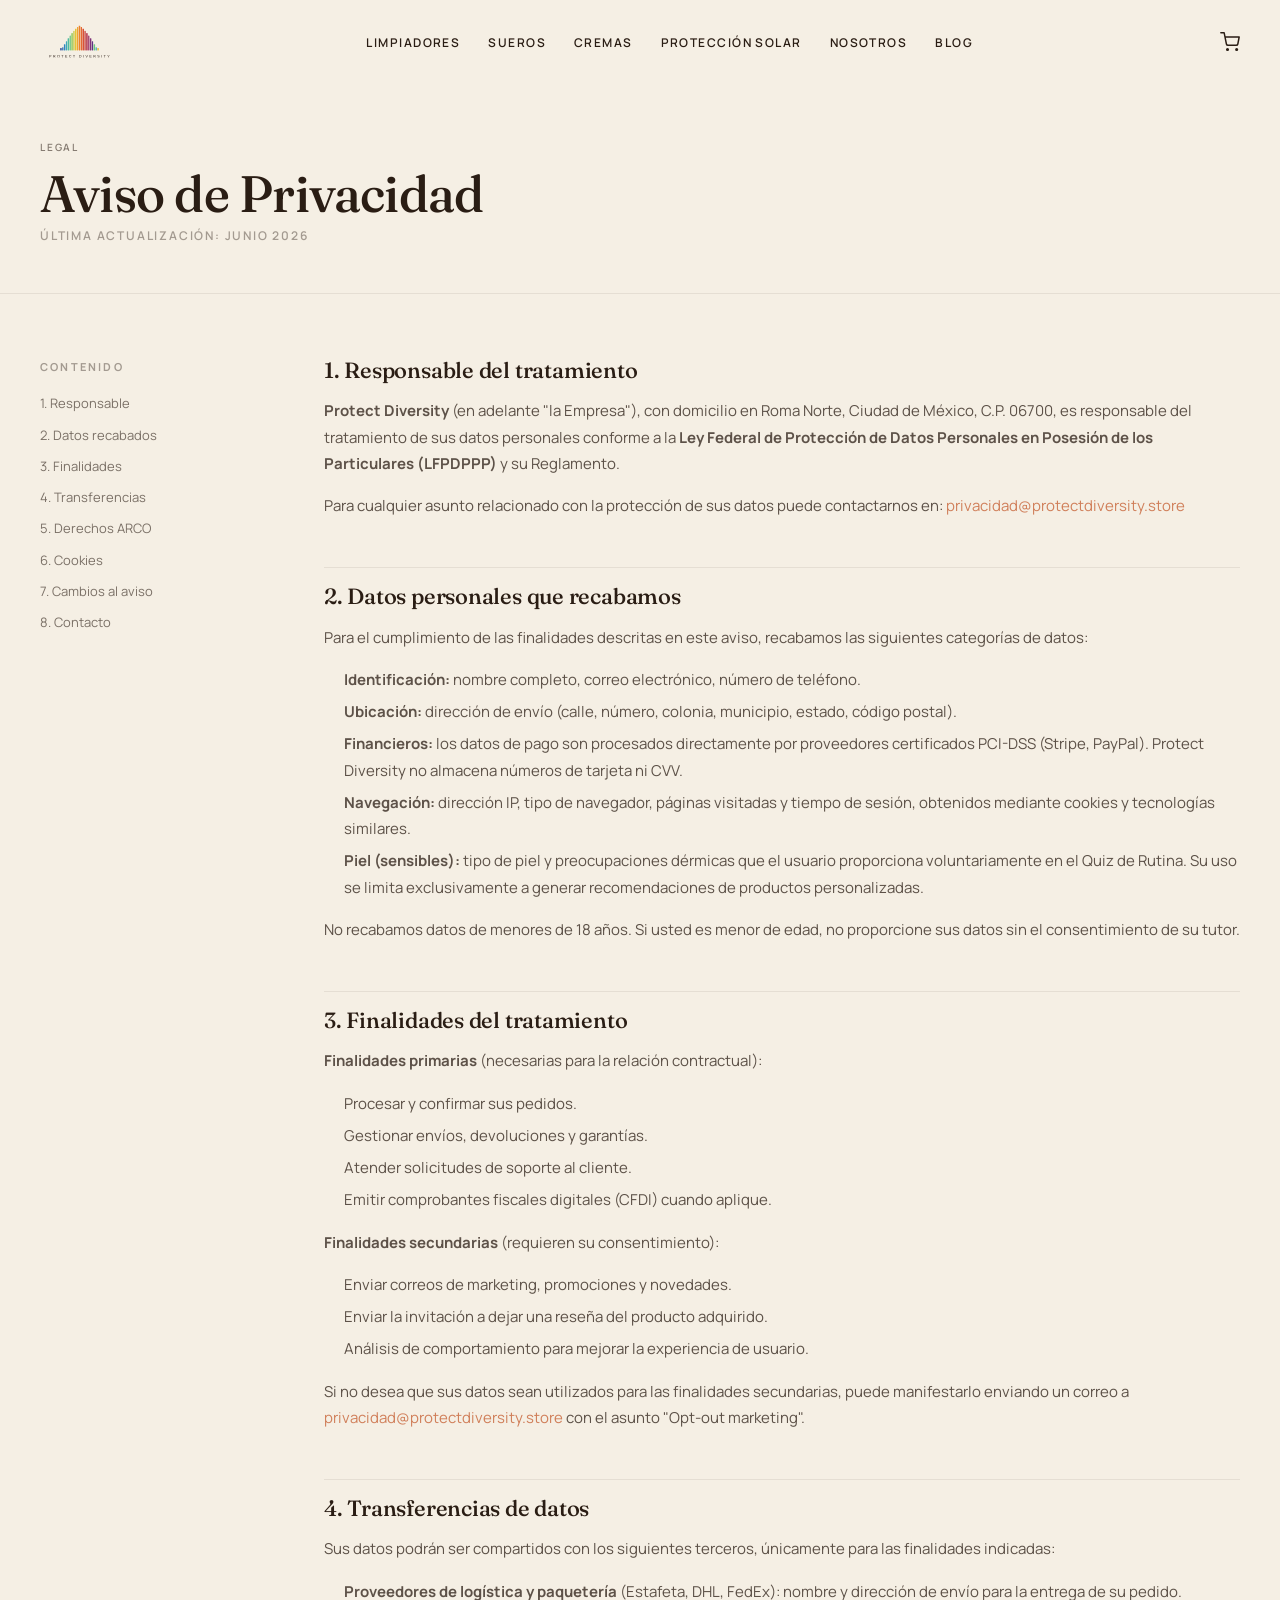
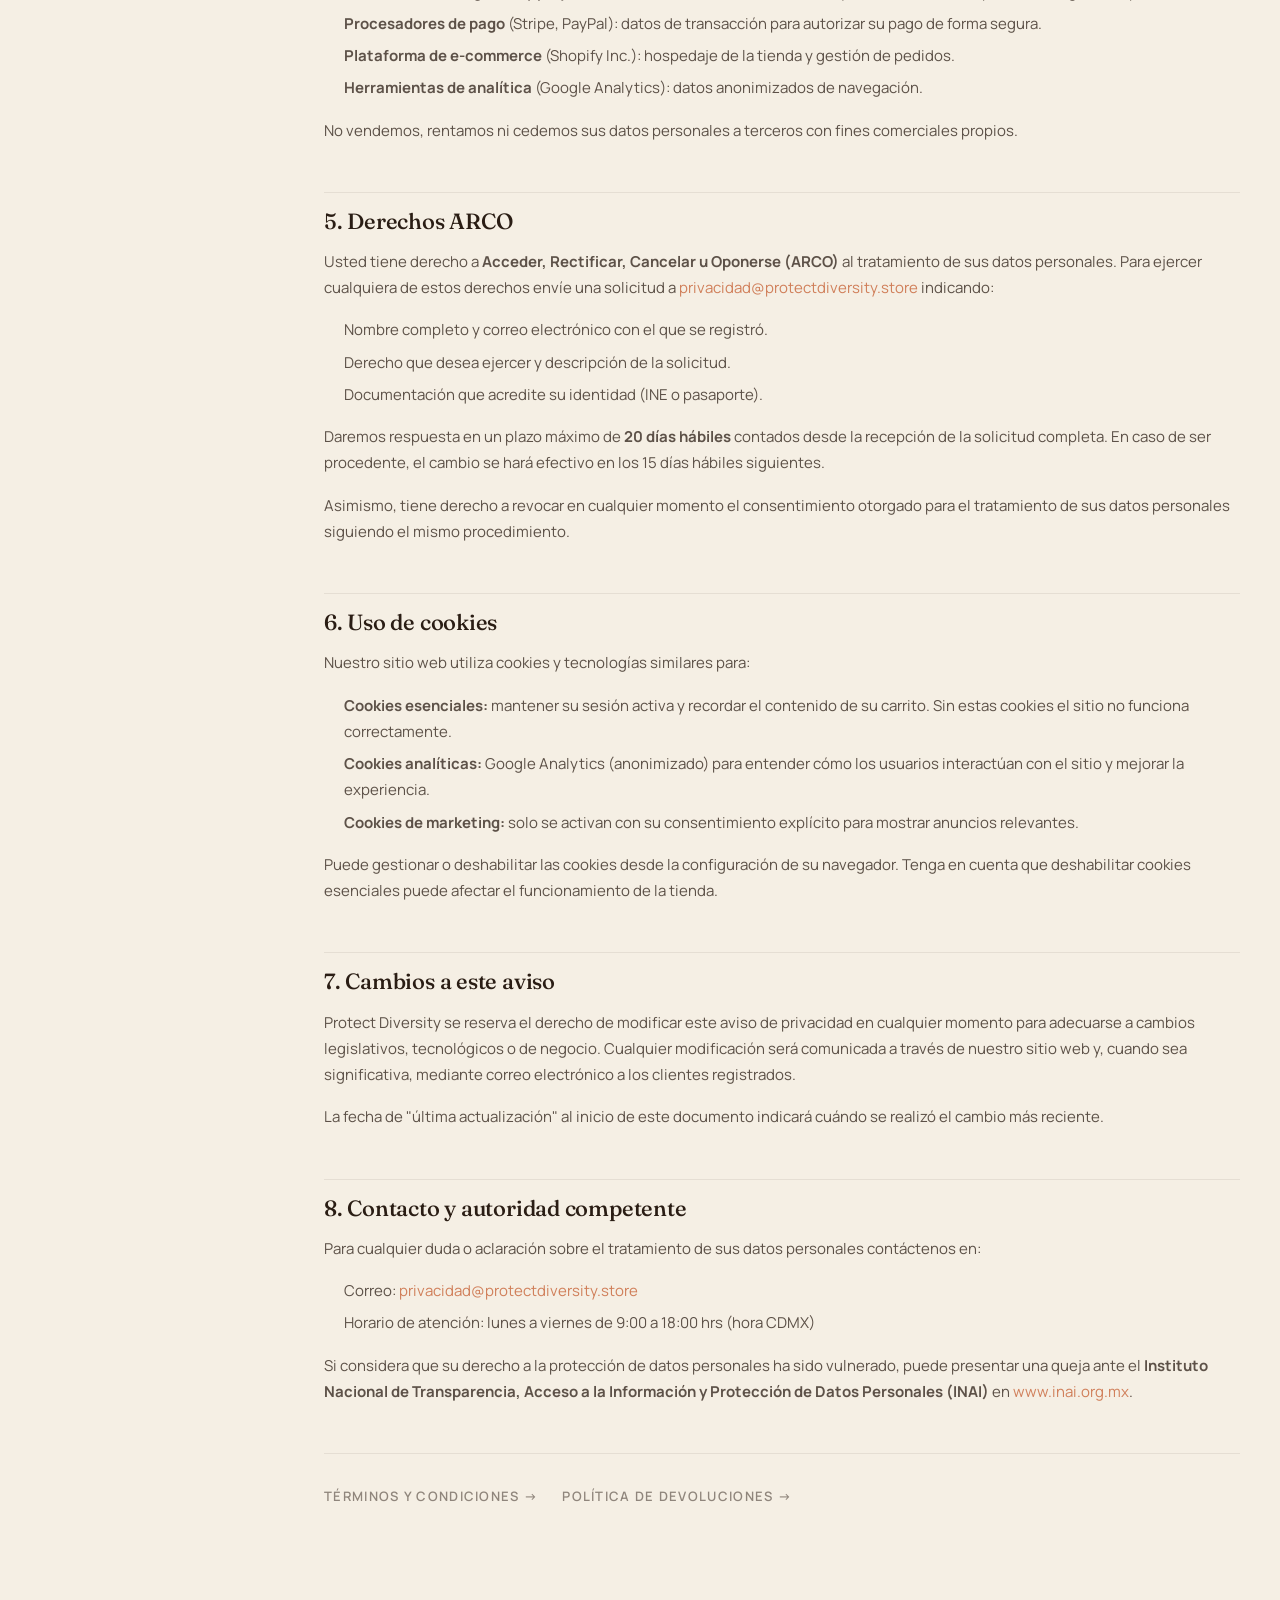
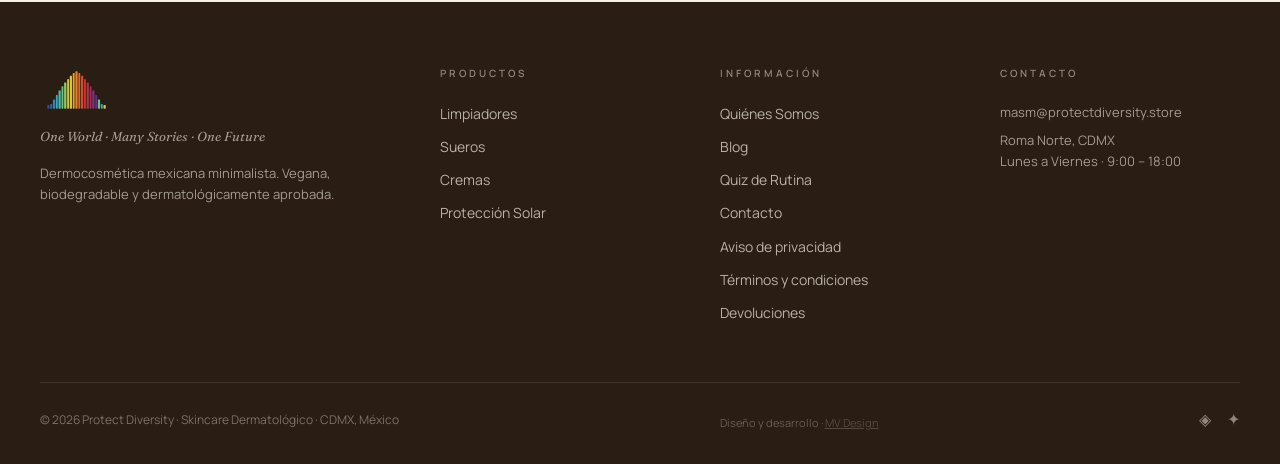
<file: privacidad.html>
<!DOCTYPE html>
<html lang="es">
<head>
<meta charset="UTF-8">
<meta name="viewport" content="width=device-width, initial-scale=1.0">
<title>Aviso de Privacidad | Protect Diversity</title>
<meta name="description" content="Aviso de privacidad de Protect Diversity conforme a la Ley Federal de Protección de Datos Personales en Posesión de los Particulares (LFPDPPP).">
<meta name="robots" content="noindex">
<link rel="preconnect" href="https://fonts.googleapis.com">
<link rel="preconnect" href="https://fonts.gstatic.com" crossorigin>
<link href="https://fonts.googleapis.com/css2?family=Fraunces:ital,opsz,wght@0,9..144,300;0,9..144,400;0,9..144,500;0,9..144,600;1,9..144,400;1,9..144,500&family=Manrope:wght@300;400;500;600;700&display=swap" rel="stylesheet">
<link rel="stylesheet" href="css/global.css">
<style>
.legal-hero { padding: 140px 0 48px; border-bottom: 1px solid rgba(42,29,20,0.08); }
.legal-hero h1 { font-family: 'Fraunces', serif; font-size: clamp(32px, 4vw, 52px); font-weight: 500; margin-bottom: 8px; }
.legal-hero .meta { font-size: 12px; opacity: 0.4; text-transform: uppercase; letter-spacing: 0.15em; font-weight: 600; }
.legal-body { padding: 64px 0 96px; }
.legal-grid { display: grid; grid-template-columns: 220px 1fr; gap: 64px; align-items: start; }
.legal-toc { position: sticky; top: 100px; }
.legal-toc h4 { font-size: 11px; font-weight: 700; text-transform: uppercase; letter-spacing: 0.2em; opacity: 0.4; margin-bottom: 16px; }
.legal-toc ul { list-style: none; padding: 0; margin: 0; }
.legal-toc li { margin-bottom: 8px; }
.legal-toc a { font-size: 13px; color: var(--cacao); text-decoration: none; opacity: 0.6; transition: opacity 0.15s; }
.legal-toc a:hover { opacity: 1; }
.legal-content h2 { font-family: 'Fraunces', serif; font-size: 22px; font-weight: 500; margin: 48px 0 16px; padding-top: 16px; border-top: 1px solid rgba(42,29,20,0.08); }
.legal-content h2:first-child { margin-top: 0; border-top: none; padding-top: 0; }
.legal-content p { font-size: 15px; line-height: 1.75; opacity: 0.75; margin-bottom: 16px; }
.legal-content ul { padding-left: 20px; margin-bottom: 16px; }
.legal-content li { font-size: 15px; line-height: 1.75; opacity: 0.75; margin-bottom: 6px; }
.legal-content strong { opacity: 1; color: var(--cacao); }
.legal-content a { color: var(--terracota); }
.legal-nav { display: flex; gap: 24px; margin-top: 48px; padding-top: 32px; border-top: 1px solid rgba(42,29,20,0.08); flex-wrap: wrap; }
.legal-nav a { font-size: 13px; font-weight: 600; text-transform: uppercase; letter-spacing: 0.1em; color: var(--cacao); text-decoration: none; opacity: 0.5; transition: opacity 0.15s; }
.legal-nav a:hover { opacity: 1; }
@media (max-width: 768px) {
  .legal-grid { grid-template-columns: 1fr; }
  .legal-toc { display: none; }
}
</style>
</head>
<body>

<header class="header" id="header">
  <div class="header-inner">
    <a href="index.html" class="logo-link">
      <img src="img/logo-full.svg" alt="Protect Diversity" height="52" style="height:52px;width:auto;">
    </a>
    <nav>
      <ul class="header-nav">
        <li><a href="coleccion.html?cat=limpiadores">Limpiadores</a></li><li><a href="coleccion.html?cat=sueros">Sueros</a></li><li><a href="coleccion.html?cat=cremas">Cremas</a></li><li><a href="coleccion.html?cat=proteccion-solar">Protección Solar</a></li>
        <li><a href="nosotros.html">Nosotros</a></li>
        <li><a href="blog.html">Blog</a></li>
      </ul>
    </nav>
    <div class="header-icons">
      <button class="header-icon mobile-menu-btn" aria-label="Menú">☰</button>
      <button class="header-icon" data-cart-toggle aria-label="Carrito"><svg width="20" height="20" viewBox="0 0 24 24" fill="none" stroke="currentColor" stroke-width="1.75" stroke-linecap="round" stroke-linejoin="round" style="display:block;pointer-events:none;"><circle cx="9" cy="21" r="1"/><circle cx="20" cy="21" r="1"/><path d="M1 1h4l2.68 13.39a2 2 0 002 1.61h9.72a2 2 0 002-1.61L23 6H6"/></svg><span class="cart-count" style="display:none">0</span></button>
    </div>
  </div>
</header>

<nav class="mobile-nav">
  <button class="mobile-nav-close">✕</button>
  <a href="coleccion.html?cat=limpiadores">Limpiadores</a>
  <a href="coleccion.html?cat=sueros">Sueros</a>
  <a href="coleccion.html?cat=cremas">Cremas</a>
  <a href="coleccion.html?cat=proteccion-solar">Protección Solar</a>
  <a href="nosotros.html">Nosotros</a>
  <a href="blog.html">Blog</a>
  <a href="contacto.html">Contacto</a>
</nav>

<section class="legal-hero">
  <div class="container">
    <p class="eyebrow" style="margin-bottom:12px;">LEGAL</p>
    <h1>Aviso de Privacidad</h1>
    <p class="meta">Última actualización: junio 2026</p>
  </div>
</section>

<section class="legal-body">
  <div class="container">
    <div class="legal-grid">

      <aside class="legal-toc">
        <h4>Contenido</h4>
        <ul>
          <li><a href="#responsable">1. Responsable</a></li>
          <li><a href="#datos">2. Datos recabados</a></li>
          <li><a href="#finalidades">3. Finalidades</a></li>
          <li><a href="#transferencias">4. Transferencias</a></li>
          <li><a href="#arco">5. Derechos ARCO</a></li>
          <li><a href="#cookies">6. Cookies</a></li>
          <li><a href="#cambios">7. Cambios al aviso</a></li>
          <li><a href="#contacto">8. Contacto</a></li>
        </ul>
      </aside>

      <div class="legal-content">

        <h2 id="responsable">1. Responsable del tratamiento</h2>
        <p><strong>Protect Diversity</strong> (en adelante "la Empresa"), con domicilio en Roma Norte, Ciudad de México, C.P. 06700, es responsable del tratamiento de sus datos personales conforme a la <strong>Ley Federal de Protección de Datos Personales en Posesión de los Particulares (LFPDPPP)</strong> y su Reglamento.</p>
        <p>Para cualquier asunto relacionado con la protección de sus datos puede contactarnos en: <a href="mailto:privacidad@protectdiversity.store">privacidad@protectdiversity.store</a></p>

        <h2 id="datos">2. Datos personales que recabamos</h2>
        <p>Para el cumplimiento de las finalidades descritas en este aviso, recabamos las siguientes categorías de datos:</p>
        <ul>
          <li><strong>Identificación:</strong> nombre completo, correo electrónico, número de teléfono.</li>
          <li><strong>Ubicación:</strong> dirección de envío (calle, número, colonia, municipio, estado, código postal).</li>
          <li><strong>Financieros:</strong> los datos de pago son procesados directamente por proveedores certificados PCI-DSS (Stripe, PayPal). Protect Diversity no almacena números de tarjeta ni CVV.</li>
          <li><strong>Navegación:</strong> dirección IP, tipo de navegador, páginas visitadas y tiempo de sesión, obtenidos mediante cookies y tecnologías similares.</li>
          <li><strong>Piel (sensibles):</strong> tipo de piel y preocupaciones dérmicas que el usuario proporciona voluntariamente en el Quiz de Rutina. Su uso se limita exclusivamente a generar recomendaciones de productos personalizadas.</li>
        </ul>
        <p>No recabamos datos de menores de 18 años. Si usted es menor de edad, no proporcione sus datos sin el consentimiento de su tutor.</p>

        <h2 id="finalidades">3. Finalidades del tratamiento</h2>
        <p><strong>Finalidades primarias</strong> (necesarias para la relación contractual):</p>
        <ul>
          <li>Procesar y confirmar sus pedidos.</li>
          <li>Gestionar envíos, devoluciones y garantías.</li>
          <li>Atender solicitudes de soporte al cliente.</li>
          <li>Emitir comprobantes fiscales digitales (CFDI) cuando aplique.</li>
        </ul>
        <p><strong>Finalidades secundarias</strong> (requieren su consentimiento):</p>
        <ul>
          <li>Enviar correos de marketing, promociones y novedades.</li>
          <li>Enviar la invitación a dejar una reseña del producto adquirido.</li>
          <li>Análisis de comportamiento para mejorar la experiencia de usuario.</li>
        </ul>
        <p>Si no desea que sus datos sean utilizados para las finalidades secundarias, puede manifestarlo enviando un correo a <a href="mailto:privacidad@protectdiversity.store">privacidad@protectdiversity.store</a> con el asunto "Opt-out marketing".</p>

        <h2 id="transferencias">4. Transferencias de datos</h2>
        <p>Sus datos podrán ser compartidos con los siguientes terceros, únicamente para las finalidades indicadas:</p>
        <ul>
          <li><strong>Proveedores de logística y paquetería</strong> (Estafeta, DHL, FedEx): nombre y dirección de envío para la entrega de su pedido.</li>
          <li><strong>Procesadores de pago</strong> (Stripe, PayPal): datos de transacción para autorizar su pago de forma segura.</li>
          <li><strong>Plataforma de e-commerce</strong> (Shopify Inc.): hospedaje de la tienda y gestión de pedidos.</li>
          <li><strong>Herramientas de analítica</strong> (Google Analytics): datos anonimizados de navegación.</li>
        </ul>
        <p>No vendemos, rentamos ni cedemos sus datos personales a terceros con fines comerciales propios.</p>

        <h2 id="arco">5. Derechos ARCO</h2>
        <p>Usted tiene derecho a <strong>Acceder, Rectificar, Cancelar u Oponerse (ARCO)</strong> al tratamiento de sus datos personales. Para ejercer cualquiera de estos derechos envíe una solicitud a <a href="mailto:privacidad@protectdiversity.store">privacidad@protectdiversity.store</a> indicando:</p>
        <ul>
          <li>Nombre completo y correo electrónico con el que se registró.</li>
          <li>Derecho que desea ejercer y descripción de la solicitud.</li>
          <li>Documentación que acredite su identidad (INE o pasaporte).</li>
        </ul>
        <p>Daremos respuesta en un plazo máximo de <strong>20 días hábiles</strong> contados desde la recepción de la solicitud completa. En caso de ser procedente, el cambio se hará efectivo en los 15 días hábiles siguientes.</p>
        <p>Asimismo, tiene derecho a revocar en cualquier momento el consentimiento otorgado para el tratamiento de sus datos personales siguiendo el mismo procedimiento.</p>

        <h2 id="cookies">6. Uso de cookies</h2>
        <p>Nuestro sitio web utiliza cookies y tecnologías similares para:</p>
        <ul>
          <li><strong>Cookies esenciales:</strong> mantener su sesión activa y recordar el contenido de su carrito. Sin estas cookies el sitio no funciona correctamente.</li>
          <li><strong>Cookies analíticas:</strong> Google Analytics (anonimizado) para entender cómo los usuarios interactúan con el sitio y mejorar la experiencia.</li>
          <li><strong>Cookies de marketing:</strong> solo se activan con su consentimiento explícito para mostrar anuncios relevantes.</li>
        </ul>
        <p>Puede gestionar o deshabilitar las cookies desde la configuración de su navegador. Tenga en cuenta que deshabilitar cookies esenciales puede afectar el funcionamiento de la tienda.</p>

        <h2 id="cambios">7. Cambios a este aviso</h2>
        <p>Protect Diversity se reserva el derecho de modificar este aviso de privacidad en cualquier momento para adecuarse a cambios legislativos, tecnológicos o de negocio. Cualquier modificación será comunicada a través de nuestro sitio web y, cuando sea significativa, mediante correo electrónico a los clientes registrados.</p>
        <p>La fecha de "última actualización" al inicio de este documento indicará cuándo se realizó el cambio más reciente.</p>

        <h2 id="contacto">8. Contacto y autoridad competente</h2>
        <p>Para cualquier duda o aclaración sobre el tratamiento de sus datos personales contáctenos en:</p>
        <ul>
          <li>Correo: <a href="mailto:privacidad@protectdiversity.store">privacidad@protectdiversity.store</a></li>
          <li>Horario de atención: lunes a viernes de 9:00 a 18:00 hrs (hora CDMX)</li>
        </ul>
        <p>Si considera que su derecho a la protección de datos personales ha sido vulnerado, puede presentar una queja ante el <strong>Instituto Nacional de Transparencia, Acceso a la Información y Protección de Datos Personales (INAI)</strong> en <a href="https://www.inai.org.mx" target="_blank" rel="noopener">www.inai.org.mx</a>.</p>

        <div class="legal-nav">
          <a href="terminos.html">Términos y condiciones →</a>
          <a href="devoluciones.html">Política de devoluciones →</a>
        </div>

      </div>
    </div>
  </div>
</section>

<footer class="footer">
  <div class="container">
    <div class="footer-grid">
      <div class="footer-col">
        <img src="img/isotipo.svg" alt="Protect Diversity" height="48" style="height:48px;width:auto;">
        <p class="footer-tagline">One World · Many Stories · One Future</p>
        <p style="margin-top:16px;">Dermocosmética mexicana minimalista. Vegana, biodegradable y dermatológicamente aprobada.</p>
      </div>
      <div class="footer-col">
        <h4>Productos</h4>
        <ul>
          <li><a href="coleccion.html?cat=limpiadores">Limpiadores</a></li><li><a href="coleccion.html?cat=sueros">Sueros</a></li><li><a href="coleccion.html?cat=cremas">Cremas</a></li><li><a href="coleccion.html?cat=proteccion-solar">Protección Solar</a></li>
          
        </ul>
      </div>
      <div class="footer-col">
        <h4>Información</h4>
        <ul>
          <li><a href="nosotros.html">Quiénes Somos</a></li>
          <li><a href="blog.html">Blog</a></li>
          <li><a href="quiz.html">Quiz de Rutina</a></li>
          <li><a href="contacto.html">Contacto</a></li>
          <li><a href="privacidad.html">Aviso de privacidad</a></li>
          <li><a href="terminos.html">Términos y condiciones</a></li>
          <li><a href="devoluciones.html">Devoluciones</a></li>
        </ul>
      </div>
      <div class="footer-col">
        <h4>Contacto</h4>
        <p>masm@protectdiversity.store</p>
        <p style="margin-top:8px;">Roma Norte, CDMX<br>Lunes a Viernes · 9:00 – 18:00</p>
      </div>
    </div>
    <div class="footer-bottom">
      <p>© 2026 Protect Diversity · Skincare Dermatológico · CDMX, México</p>
      <p style="margin-top:6px;font-size:11px;opacity:0.3;">Diseño y desarrollo · <a href="https://www.instagram.com/mvdesign.mkt" target="_blank" rel="noopener" style="color:inherit;text-decoration:underline;">MV Design</a></p>
      <div class="footer-social">
        <a href="#" aria-label="Instagram">◈</a>
        <a href="#" aria-label="TikTok">✦</a>
      </div>
    </div>
  </div>
</footer>

<div class="cart-overlay"></div>
<div class="cart-drawer">
  <div class="cart-drawer-header">
    <h3>Tu carrito</h3>
    <button class="cart-drawer-close">✕</button>
  </div>
  <div class="cart-drawer-items"></div>
  <div class="cart-drawer-footer" style="display:none">
    <div class="cart-drawer-subtotal"><span>Subtotal</span><span class="amount">$0</span></div>
    <p class="cart-drawer-shipping">Envío gratis en compras desde $1,200</p>
    <a href="carrito.html" class="btn-primary btn-primary--full">VER CARRITO</a>
  </div>
</div>

<script src="js/global.js"></script>
<script src="js/products.js"></script>
</body>
</html>
</file>
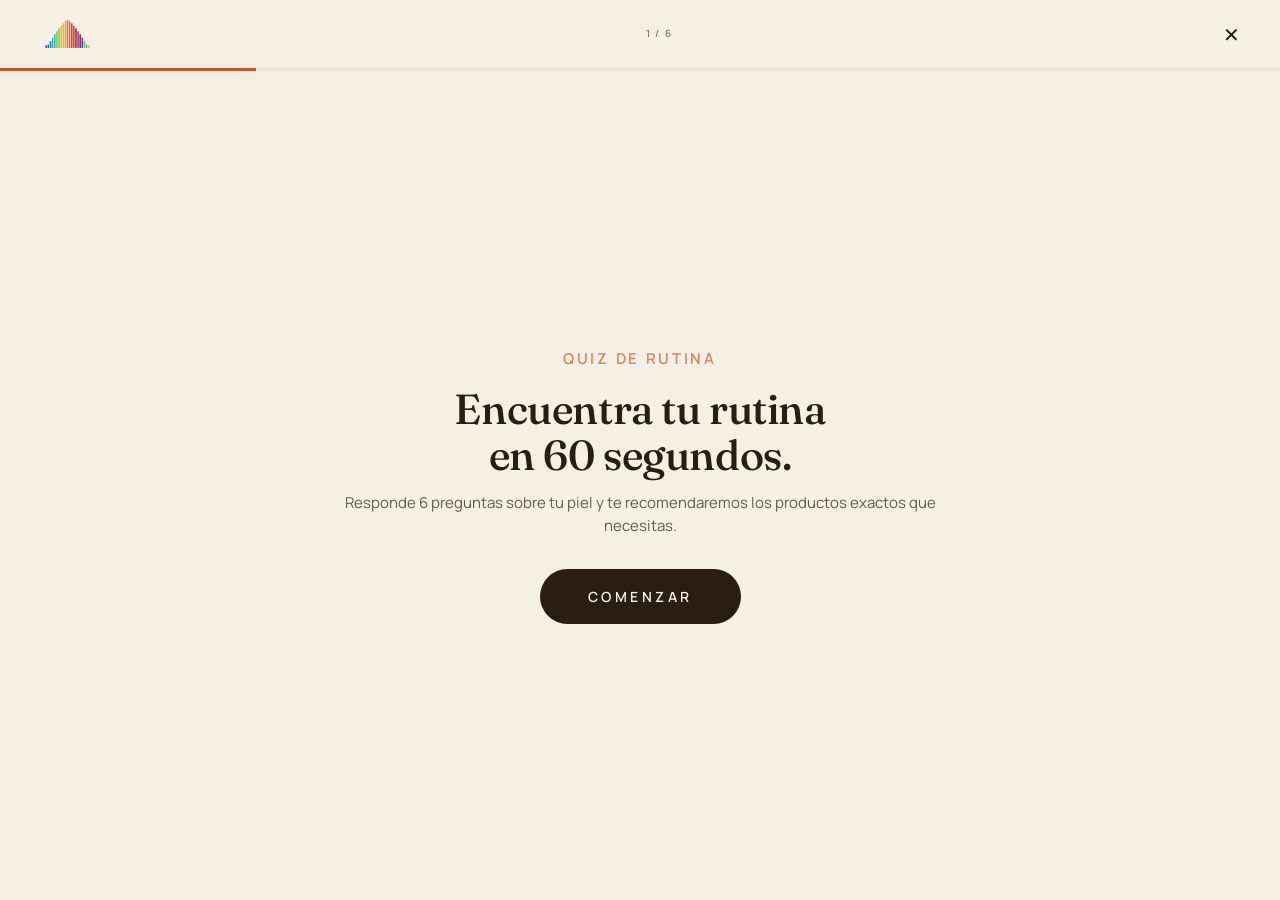
<file: quiz.html>
<!DOCTYPE html>
<html lang="es">
<head>
<meta charset="UTF-8">
<meta name="viewport" content="width=device-width, initial-scale=1.0">
<title>Quiz de Rutina | Protect Diversity</title>
<meta name="description" content="Encuentra tu rutina de skincare personalizada en 60 segundos. 6 preguntas, recomendaciones hechas para tu tipo de piel.">
<meta property="og:type" content="website">
<meta property="og:title" content="Quiz de Rutina | Protect Diversity">
<meta property="og:description" content="Encuentra tu rutina de skincare personalizada en 60 segundos. 6 preguntas, recomendaciones hechas para tu tipo de piel.">
<meta property="og:image" content="https://protectdiversity.store/img/banners/magnific_premium-sunscreen-website_gJvVzaPSXO.webp">
<meta property="og:locale" content="es_MX">
<meta name="twitter:card" content="summary_large_image">
<meta name="twitter:title" content="Quiz de Rutina | Protect Diversity">
<meta name="twitter:description" content="Encuentra tu rutina de skincare personalizada en 60 segundos. 6 preguntas, recomendaciones hechas para tu tipo de piel.">
<link rel="preconnect" href="https://fonts.googleapis.com">
<link rel="preconnect" href="https://fonts.gstatic.com" crossorigin>
<link href="https://fonts.googleapis.com/css2?family=Fraunces:ital,opsz,wght@0,9..144,300;0,9..144,400;0,9..144,500;0,9..144,600;1,9..144,400;1,9..144,500&family=Manrope:wght@300;400;500;600;700&display=swap" rel="stylesheet">
<link rel="stylesheet" href="css/global.css">
<style>
.quiz-wrapper { min-height: 100vh; display: flex; flex-direction: column; }
.quiz-header { padding: 16px 40px; display: flex; align-items: center; justify-content: space-between; }
.quiz-close { font-size: 20px; background: none; border: none; cursor: pointer; color: var(--cacao); }

.quiz-progress { height: 3px; background: var(--crema-2); }
.quiz-progress-bar { height: 100%; background: var(--terracota); transition: width 0.4s ease; }

.quiz-body { flex: 1; display: flex; align-items: center; justify-content: center; padding: 40px; }

.quiz-step { display: none; text-align: center; max-width: 640px; width: 100%; animation: quizFadeIn 0.4s ease; }
.quiz-step.active { display: block; }
@keyframes quizFadeIn { from { opacity: 0; transform: translateY(16px); } to { opacity: 1; transform: translateY(0); } }

.quiz-step .eyebrow { margin-bottom: 16px; color: var(--terracota); }
.quiz-step h2 { font-family: 'Fraunces', serif; font-size: clamp(28px, 4vw, 42px); font-weight: 500; line-height: 1.1; margin-bottom: 12px; }
.quiz-step p { font-size: 15px; opacity: 0.7; margin-bottom: 32px; }

.quiz-options { display: grid; grid-template-columns: repeat(2, 1fr); gap: 12px; max-width: 480px; margin: 0 auto; }
.quiz-options--3 { grid-template-columns: repeat(3, 1fr); }

.quiz-option {
  padding: 24px 16px; border: 2px solid rgba(42,29,20,0.12); border-radius: 12px;
  background: var(--blanco); cursor: pointer; transition: all 0.2s; text-align: center;
}
.quiz-option:hover { border-color: var(--cacao); }
.quiz-option.selected { border-color: var(--terracota); background: rgba(196,90,44,0.05); }
.quiz-option-icon { font-size: 28px; margin-bottom: 8px; display: block; }
.quiz-option-label { font-size: 14px; font-weight: 600; display: block; }
.quiz-option-desc { font-size: 12px; opacity: 0.5; margin-top: 4px; display: block; }

.quiz-options--multi .quiz-option.selected::after { content: "✓"; position: absolute; top: 8px; right: 10px; color: var(--terracota); font-weight: 700; font-size: 14px; }
.quiz-options--multi .quiz-option { position: relative; }

.quiz-nav { display: flex; justify-content: center; gap: 12px; margin-top: 32px; }

/* Results */
.quiz-results { max-width: 800px; width: 100%; }
.quiz-results h2 { margin-bottom: 8px; }
.quiz-results .subtitle { font-family: 'Fraunces', serif; font-style: italic; color: var(--terracota); font-size: 16px; margin-bottom: 32px; }
.results-grid { display: grid; grid-template-columns: repeat(auto-fit, minmax(200px, 1fr)); gap: 16px; margin-bottom: 32px; text-align: left; }
.result-card { padding: 24px; }
.result-card-match { font-size: 11px; font-weight: 600; color: var(--salvia); text-transform: uppercase; letter-spacing: 0.15em; margin-bottom: 8px; }
.result-card-img { width: 100%; aspect-ratio: 1; background: var(--crema); border-radius: 8px; margin-bottom: 12px; }
.result-card h4 { font-family: 'Fraunces', serif; font-size: 15px; font-weight: 500; margin-bottom: 4px; }
.result-card .price { font-size: 14px; font-weight: 500; margin-bottom: 4px; }
.result-card p { font-size: 12px; opacity: 0.6; line-height: 1.5; }
.results-total { text-align: center; margin-bottom: 8px; }
.results-total .price-big { font-family: 'Fraunces', serif; font-size: 32px; font-weight: 500; }
.results-total .savings { font-size: 13px; color: var(--salvia); font-weight: 500; }

.quiz-bool { display: grid; grid-template-columns: 1fr 1fr; gap: 12px; max-width: 320px; margin: 0 auto; }
.quiz-bool .quiz-option { padding: 20px; }

@media (max-width: 768px) {
  .quiz-header { padding: 12px 16px; }
  .quiz-body { padding: 24px 16px; }
  .quiz-options { grid-template-columns: 1fr 1fr; }
  .quiz-options--3 { grid-template-columns: 1fr 1fr 1fr; }
  .results-grid { grid-template-columns: 1fr 1fr; }
}
</style>
</head>
<body>

<div class="quiz-wrapper">
  <div class="quiz-header">
    <a href="index.html"><img src="img/isotipo.svg" alt="Protect Diversity" height="36" style="height:36px;width:auto;"></a>
    <span class="eyebrow" id="quizCounter">1 / 6</span>
    <a href="index.html" class="quiz-close">✕</a>
  </div>
  <div class="quiz-progress"><div class="quiz-progress-bar" id="quizProgressBar" style="width:20%"></div></div>

  <div class="quiz-body">

    <!-- Step 0: Welcome -->
    <div class="quiz-step active" data-step="0">
      <p class="eyebrow">QUIZ DE RUTINA</p>
      <h2>Encuentra tu rutina en 60 segundos.</h2>
      <p>Responde 6 preguntas sobre tu piel y te recomendaremos los productos exactos que necesitas.</p>
      <button class="btn-primary btn-primary--large" onclick="nextStep()">COMENZAR</button>
    </div>

    <!-- Step 1: Skin type -->
    <div class="quiz-step" data-step="1">
      <p class="eyebrow">PASO 1 DE 6</p>
      <h2>¿Cuál es tu tipo de piel?</h2>
      <p>Selecciona el que mejor te describe.</p>
      <div class="quiz-options" id="skinType">
        <div class="quiz-option" data-value="grasa" onclick="selectOption(this)">
          <span class="quiz-option-icon">◐</span>
          <span class="quiz-option-label">Grasa</span>
          <span class="quiz-option-desc">Brillo, poros visibles</span>
        </div>
        <div class="quiz-option" data-value="mixta" onclick="selectOption(this)">
          <span class="quiz-option-icon">◑</span>
          <span class="quiz-option-label">Mixta</span>
          <span class="quiz-option-desc">Zona T grasa, mejillas secas</span>
        </div>
        <div class="quiz-option" data-value="seca" onclick="selectOption(this)">
          <span class="quiz-option-icon">○</span>
          <span class="quiz-option-label">Seca</span>
          <span class="quiz-option-desc">Tirantez, descamación</span>
        </div>
        <div class="quiz-option" data-value="sensible" onclick="selectOption(this)">
          <span class="quiz-option-icon">❀</span>
          <span class="quiz-option-label">Sensible</span>
          <span class="quiz-option-desc">Enrojecimiento, reactividad</span>
        </div>
      </div>
      <div class="quiz-nav"><button class="btn-secondary" onclick="prevStep()">ATRÁS</button></div>
    </div>

    <!-- Step 2: Concerns -->
    <div class="quiz-step" data-step="2">
      <p class="eyebrow">PASO 2 DE 6</p>
      <h2>¿Qué te preocupa más?</h2>
      <p>Puedes elegir varias opciones.</p>
      <div class="quiz-options quiz-options--multi quiz-options--3" id="concerns">
        <div class="quiz-option" data-value="brillo" onclick="toggleMulti(this)">
          <span class="quiz-option-icon">☀</span>
          <span class="quiz-option-label">Brillo</span>
        </div>
        <div class="quiz-option" data-value="manchas" onclick="toggleMulti(this)">
          <span class="quiz-option-icon">◉</span>
          <span class="quiz-option-label">Manchas</span>
        </div>
        <div class="quiz-option" data-value="poros" onclick="toggleMulti(this)">
          <span class="quiz-option-icon">○</span>
          <span class="quiz-option-label">Poros</span>
        </div>
        <div class="quiz-option" data-value="arrugas" onclick="toggleMulti(this)">
          <span class="quiz-option-icon">✦</span>
          <span class="quiz-option-label">Arrugas</span>
        </div>
        <div class="quiz-option" data-value="deshidratacion" onclick="toggleMulti(this)">
          <span class="quiz-option-icon">◐</span>
          <span class="quiz-option-label">Deshidratación</span>
        </div>
        <div class="quiz-option" data-value="acne" onclick="toggleMulti(this)">
          <span class="quiz-option-icon">✕</span>
          <span class="quiz-option-label">Acné</span>
        </div>
        <div class="quiz-option" data-value="ojeras" onclick="toggleMulti(this)">
          <span class="quiz-option-icon">◌</span>
          <span class="quiz-option-label">Ojeras</span>
        </div>
        <div class="quiz-option" data-value="piel apagada" onclick="toggleMulti(this)">
          <span class="quiz-option-icon">◍</span>
          <span class="quiz-option-label">Piel apagada</span>
        </div>
      </div>
      <div class="quiz-nav"><button class="btn-secondary" onclick="prevStep()">ATRÁS</button><button class="btn-primary" onclick="nextStep()">SIGUIENTE</button></div>
    </div>

    <!-- Step 3: Climate -->
    <div class="quiz-step" data-step="3">
      <p class="eyebrow">PASO 3 DE 6</p>
      <h2>¿Qué clima predomina donde vives?</h2>
      <div class="quiz-options quiz-options--3" id="climate" style="margin-top:24px;">
        <div class="quiz-option" data-value="calido" onclick="selectOption(this)">
          <span class="quiz-option-icon">☀</span>
          <span class="quiz-option-label">Cálido / húmedo</span>
        </div>
        <div class="quiz-option" data-value="templado" onclick="selectOption(this)">
          <span class="quiz-option-icon">◐</span>
          <span class="quiz-option-label">Templado</span>
        </div>
        <div class="quiz-option" data-value="frio" onclick="selectOption(this)">
          <span class="quiz-option-icon">❂</span>
          <span class="quiz-option-label">Frío / seco</span>
        </div>
      </div>
      <div class="quiz-nav"><button class="btn-secondary" onclick="prevStep()">ATRÁS</button></div>
    </div>

    <!-- Step 4: Sunscreen -->
    <div class="quiz-step" data-step="4">
      <p class="eyebrow">PASO 4 DE 6</p>
      <h2>¿Usas protector solar diario?</h2>
      <div class="quiz-bool" style="margin-top:24px;">
        <div class="quiz-option" data-value="si" onclick="selectOption(this)">
          <span class="quiz-option-label">Sí</span>
        </div>
        <div class="quiz-option" data-value="no" onclick="selectOption(this)">
          <span class="quiz-option-label">No</span>
        </div>
      </div>
      <div class="quiz-nav"><button class="btn-secondary" onclick="prevStep()">ATRÁS</button></div>
    </div>

    <!-- Step 5: Makeup -->
    <div class="quiz-step" data-step="5">
      <p class="eyebrow">PASO 5 DE 6</p>
      <h2>¿Usas maquillaje encima del skincare?</h2>
      <div class="quiz-bool" style="margin-top:24px;">
        <div class="quiz-option" data-value="si" onclick="selectOption(this)">
          <span class="quiz-option-label">Sí</span>
        </div>
        <div class="quiz-option" data-value="no" onclick="selectOption(this)">
          <span class="quiz-option-label">No</span>
        </div>
      </div>
      <div class="quiz-nav"><button class="btn-secondary" onclick="prevStep()">ATRÁS</button></div>
    </div>

    <!-- Step 6: Age -->
    <div class="quiz-step" data-step="6">
      <p class="eyebrow">PASO 6 DE 6</p>
      <h2>¿Cuál es tu rango de edad?</h2>
      <p>Nos ayuda a recomendar fórmulas adecuadas a tu etapa.</p>
      <div class="quiz-options" id="ageRange" style="margin-top:24px;">
        <div class="quiz-option" data-value="18-24" onclick="selectAndFinish(this)">
          <span class="quiz-option-label">18–24</span>
        </div>
        <div class="quiz-option" data-value="25-34" onclick="selectAndFinish(this)">
          <span class="quiz-option-label">25–34</span>
        </div>
        <div class="quiz-option" data-value="35-44" onclick="selectAndFinish(this)">
          <span class="quiz-option-label">35–44</span>
        </div>
        <div class="quiz-option" data-value="45+" onclick="selectAndFinish(this)">
          <span class="quiz-option-label">45+</span>
        </div>
      </div>
      <div class="quiz-nav"><button class="btn-secondary" onclick="prevStep()">ATRÁS</button></div>
    </div>

    <!-- Results -->
    <div class="quiz-step quiz-results" data-step="results">
      <p class="eyebrow">TU RUTINA PERSONALIZADA</p>
      <h2>Estos son tus productos.</h2>
      <p class="subtitle">Seleccionados según tu tipo de piel y preocupaciones.</p>
      <div class="results-grid" id="resultsGrid"></div>
      <div class="results-total">
        <p class="price-big" id="resultsTotal"></p>
        <p class="savings" id="resultsSavings"></p>
      </div>
      <button class="btn-primary btn-primary--large" id="addRoutineBtn">AGREGAR RUTINA COMPLETA</button>
      <div style="margin-top:16px;">
        <a href="coleccion.html" style="font-size:13px;opacity:0.5;text-decoration:underline;">o explora el catálogo completo</a>
      </div>
    </div>

  </div>
</div>

<script src="js/global.js"></script>
<script src="js/products.js"></script>
<script src="js/quiz.js"></script>
</body>
</html>
</file>
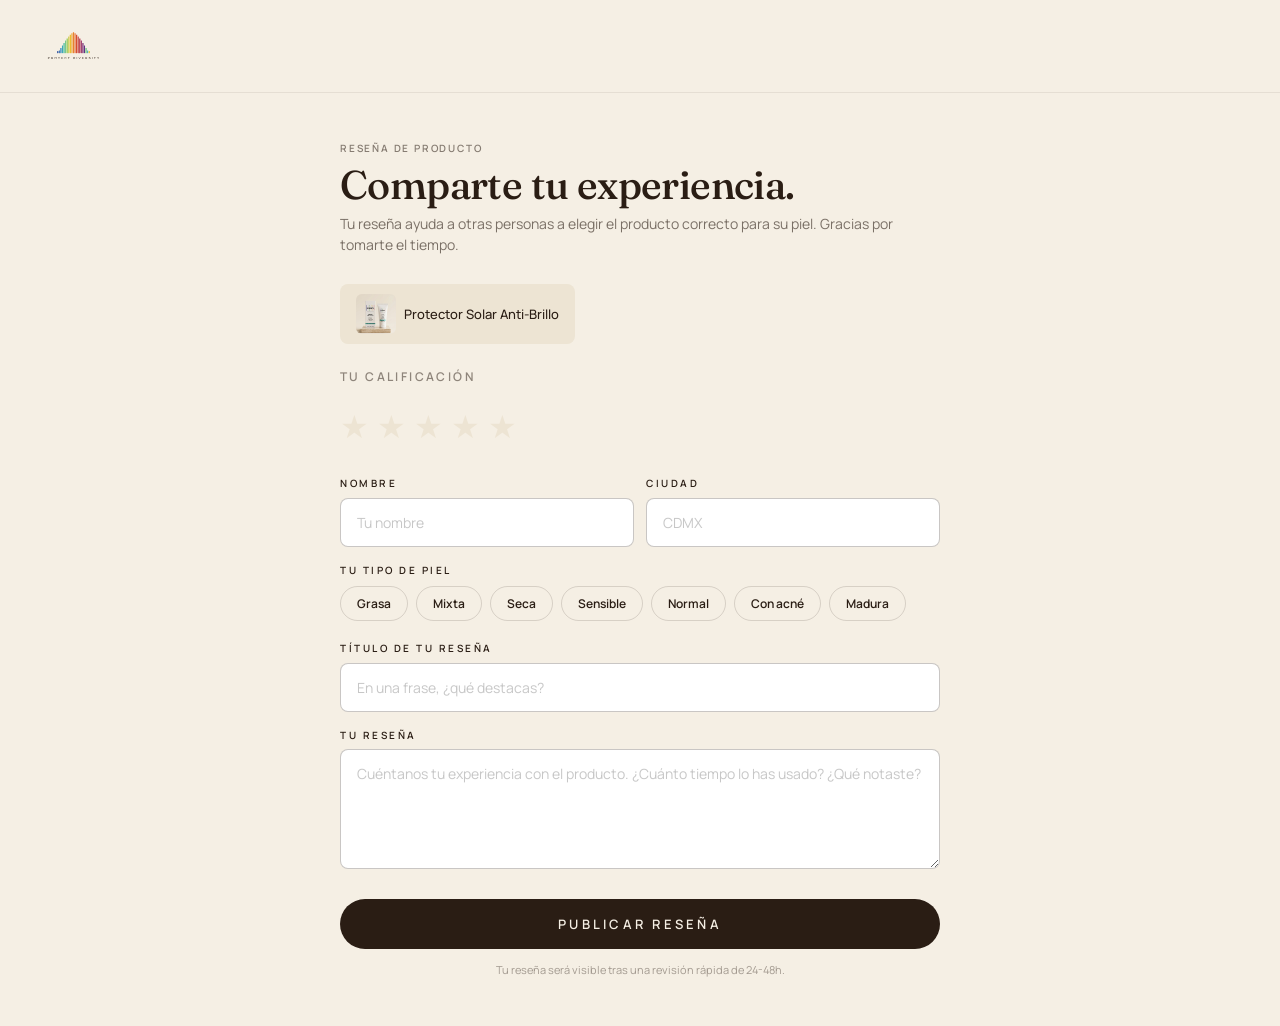
<file: resena.html>
<!DOCTYPE html>
<html lang="es">
<head>
<meta charset="UTF-8">
<meta name="viewport" content="width=device-width, initial-scale=1.0">
<title>Escribe tu Reseña | Protect Diversity</title>
<link rel="preconnect" href="https://fonts.googleapis.com">
<link rel="preconnect" href="https://fonts.gstatic.com" crossorigin>
<link href="https://fonts.googleapis.com/css2?family=Fraunces:ital,opsz,wght@0,9..144,300;0,9..144,400;0,9..144,500;0,9..144,600;1,9..144,400;1,9..144,500&family=Manrope:wght@300;400;500;600;700&display=swap" rel="stylesheet">
<link rel="stylesheet" href="css/global.css">
<style>
.resena-page { min-height: 100vh; display: flex; flex-direction: column; background: var(--crema); }
.resena-header { padding: 24px 40px; border-bottom: 1px solid rgba(42,29,20,0.08); }
.resena-body { flex: 1; display: flex; align-items: center; justify-content: center; padding: 48px 20px; }
.resena-card { max-width: 600px; width: 100%; }
.resena-product-tag {
  display: inline-flex; align-items: center; gap: 8px;
  background: var(--crema-2); border-radius: 8px; padding: 10px 16px;
  font-size: 13px; font-weight: 500; margin-bottom: 24px;
}
.resena-product-img {
  width: 40px; height: 40px; border-radius: 6px;
  object-fit: cover; background: var(--crema);
}
.star-selector {
  display: flex; gap: 8px; margin: 16px 0 24px; font-size: 32px;
  cursor: pointer; user-select: none;
}
.star-selector span { color: var(--crema-2); transition: color 0.1s; }
.star-selector span.lit { color: var(--ocre); }
.skin-pills { display: flex; gap: 8px; flex-wrap: wrap; margin-bottom: 20px; }
.skin-pill {
  padding: 8px 16px; border: 1.5px solid rgba(42,29,20,0.15); border-radius: 999px;
  font-size: 12px; font-weight: 600; cursor: pointer; transition: all 0.15s;
  background: none; font-family: 'Manrope', sans-serif; color: var(--cacao);
}
.skin-pill.selected { background: var(--cacao); color: var(--crema); border-color: var(--cacao); }
.resena-success { display: none; text-align: center; padding: 60px 40px; }
.resena-success h2 { font-family: 'Fraunces', serif; font-size: 32px; font-weight: 500; margin-bottom: 12px; }
.resena-success p { opacity: 0.7; margin-bottom: 24px; }
@media (max-width: 480px) { .resena-header { padding: 16px; } }
</style>
</head>
<body>
<div class="resena-page">
  <div class="resena-header">
    <a href="index.html"><img src="img/logo-full.svg" alt="Protect Diversity" height="44" style="height:44px;width:auto;"></a>
  </div>

  <div class="resena-body">
    <div class="resena-card" id="resenaForm">
      <p class="eyebrow" style="margin-bottom:8px;">RESEÑA DE PRODUCTO</p>
      <h1 style="font-family:'Fraunces',serif;font-size:clamp(28px,4vw,40px);font-weight:500;margin-bottom:8px;">Comparte tu experiencia.</h1>
      <p style="font-size:14px;opacity:0.6;margin-bottom:28px;">Tu reseña ayuda a otras personas a elegir el producto correcto para su piel. Gracias por tomarte el tiempo.</p>

      <div class="resena-product-tag">
        <img id="resenaProductImg" src="img/products/ps-antibrillo-1.jpg" alt="Producto" class="resena-product-img">
        <span id="resenaProductName">Protector Solar Anti-Brillo</span>
      </div>

      <p style="font-size:12px;font-weight:600;text-transform:uppercase;letter-spacing:0.2em;opacity:0.5;margin-bottom:8px;">Tu calificación</p>
      <div class="star-selector" id="starSelector">
        <span data-v="1">★</span>
        <span data-v="2">★</span>
        <span data-v="3">★</span>
        <span data-v="4">★</span>
        <span data-v="5">★</span>
      </div>
      <input type="hidden" id="starsValue" value="0">

      <form id="resenaFormEl">
        <div style="display:grid;grid-template-columns:1fr 1fr;gap:12px;margin-bottom:16px;">
          <div><label class="input-label">Nombre</label><input type="text" class="input" id="resenaName" placeholder="Tu nombre" required></div>
          <div><label class="input-label">Ciudad</label><input type="text" class="input" id="resenaCity" placeholder="CDMX" required></div>
        </div>

        <div style="margin-bottom:16px;">
          <label class="input-label" style="margin-bottom:8px;display:block;">Tu tipo de piel</label>
          <div class="skin-pills" id="skinPills">
            <button type="button" class="skin-pill" onclick="selectSkin(this)">Grasa</button>
            <button type="button" class="skin-pill" onclick="selectSkin(this)">Mixta</button>
            <button type="button" class="skin-pill" onclick="selectSkin(this)">Seca</button>
            <button type="button" class="skin-pill" onclick="selectSkin(this)">Sensible</button>
            <button type="button" class="skin-pill" onclick="selectSkin(this)">Normal</button>
            <button type="button" class="skin-pill" onclick="selectSkin(this)">Con acné</button>
            <button type="button" class="skin-pill" onclick="selectSkin(this)">Madura</button>
          </div>
          <input type="hidden" id="skinValue">
        </div>

        <div style="margin-bottom:16px;">
          <label class="input-label">Título de tu reseña</label>
          <input type="text" class="input" id="resenaTitle" placeholder="En una frase, ¿qué destacas?" required>
        </div>

        <div style="margin-bottom:24px;">
          <label class="input-label">Tu reseña</label>
          <textarea class="input" id="resenaText" style="min-height:120px;resize:vertical;" placeholder="Cuéntanos tu experiencia con el producto. ¿Cuánto tiempo lo has usado? ¿Qué notaste?" required></textarea>
        </div>

        <button type="submit" class="btn-primary btn-primary--full">PUBLICAR RESEÑA</button>
        <p style="font-size:11px;opacity:0.4;text-align:center;margin-top:12px;">Tu reseña será visible tras una revisión rápida de 24-48h.</p>
      </form>
    </div>

    <div class="resena-success card" id="resenaSuccess">
      <p style="font-size:48px;margin-bottom:16px;">✓</p>
      <h2>¡Gracias por tu reseña!</h2>
      <p>La publicaremos en 24-48 horas tras verificar que sea auténtica. Tu opinión ayuda a otras personas a cuidar mejor su piel.</p>
      <a href="index.html" class="btn-primary">IR A INICIO</a>
    </div>
  </div>
</div>

<script src="js/global.js"></script>
<script src="js/products.js"></script>
<script>
// Read product from URL params
(function() {
  var params = new URLSearchParams(window.location.search);
  var productId = params.get('producto') || 'PS-ANTIBRILLO';
  var orderNum = params.get('pedido') || '';
  var clientName = params.get('nombre') || '';

  // Pre-fill name if in URL
  if (clientName) document.getElementById('resenaName').value = decodeURIComponent(clientName);

  // Set product info
  var p = PD.getProduct ? PD.getProduct(productId) : null;
  if (p) {
    document.getElementById('resenaProductName').textContent = p.name;
    if (p.img1) document.getElementById('resenaProductImg').src = p.img1;
    document.title = 'Reseña: ' + p.name + ' | Protect Diversity';
    if (orderNum) {
      var tag = document.querySelector('.resena-product-tag');
      tag.innerHTML += '<span style="font-size:11px;opacity:0.4;margin-left:4px;">· Pedido #' + orderNum + '</span>';
    }
  }
})();

// Star selector
var starsEl = document.querySelectorAll('#starSelector span');
var starsInput = document.getElementById('starsValue');
starsEl.forEach(function(star) {
  star.addEventListener('mouseover', function() {
    var v = parseInt(star.dataset.v);
    starsEl.forEach(function(s, i) { s.classList.toggle('lit', i < v); });
  });
  star.addEventListener('click', function() {
    starsInput.value = star.dataset.v;
  });
});
document.getElementById('starSelector').addEventListener('mouseleave', function() {
  var v = parseInt(starsInput.value) || 0;
  starsEl.forEach(function(s, i) { s.classList.toggle('lit', i < v); });
});

// Skin pills
window.selectSkin = function(btn) {
  document.querySelectorAll('.skin-pill').forEach(function(p) { p.classList.remove('selected'); });
  btn.classList.add('selected');
  document.getElementById('skinValue').value = btn.textContent;
};

// Form submit
document.getElementById('resenaFormEl').addEventListener('submit', function(e) {
  e.preventDefault();
  if (parseInt(starsInput.value) === 0) { alert('Por favor selecciona una calificación con estrellas.'); return; }
  document.getElementById('resenaForm').style.display = 'none';
  document.getElementById('resenaSuccess').style.display = 'block';
});
</script>
</body>
</html>
</file>
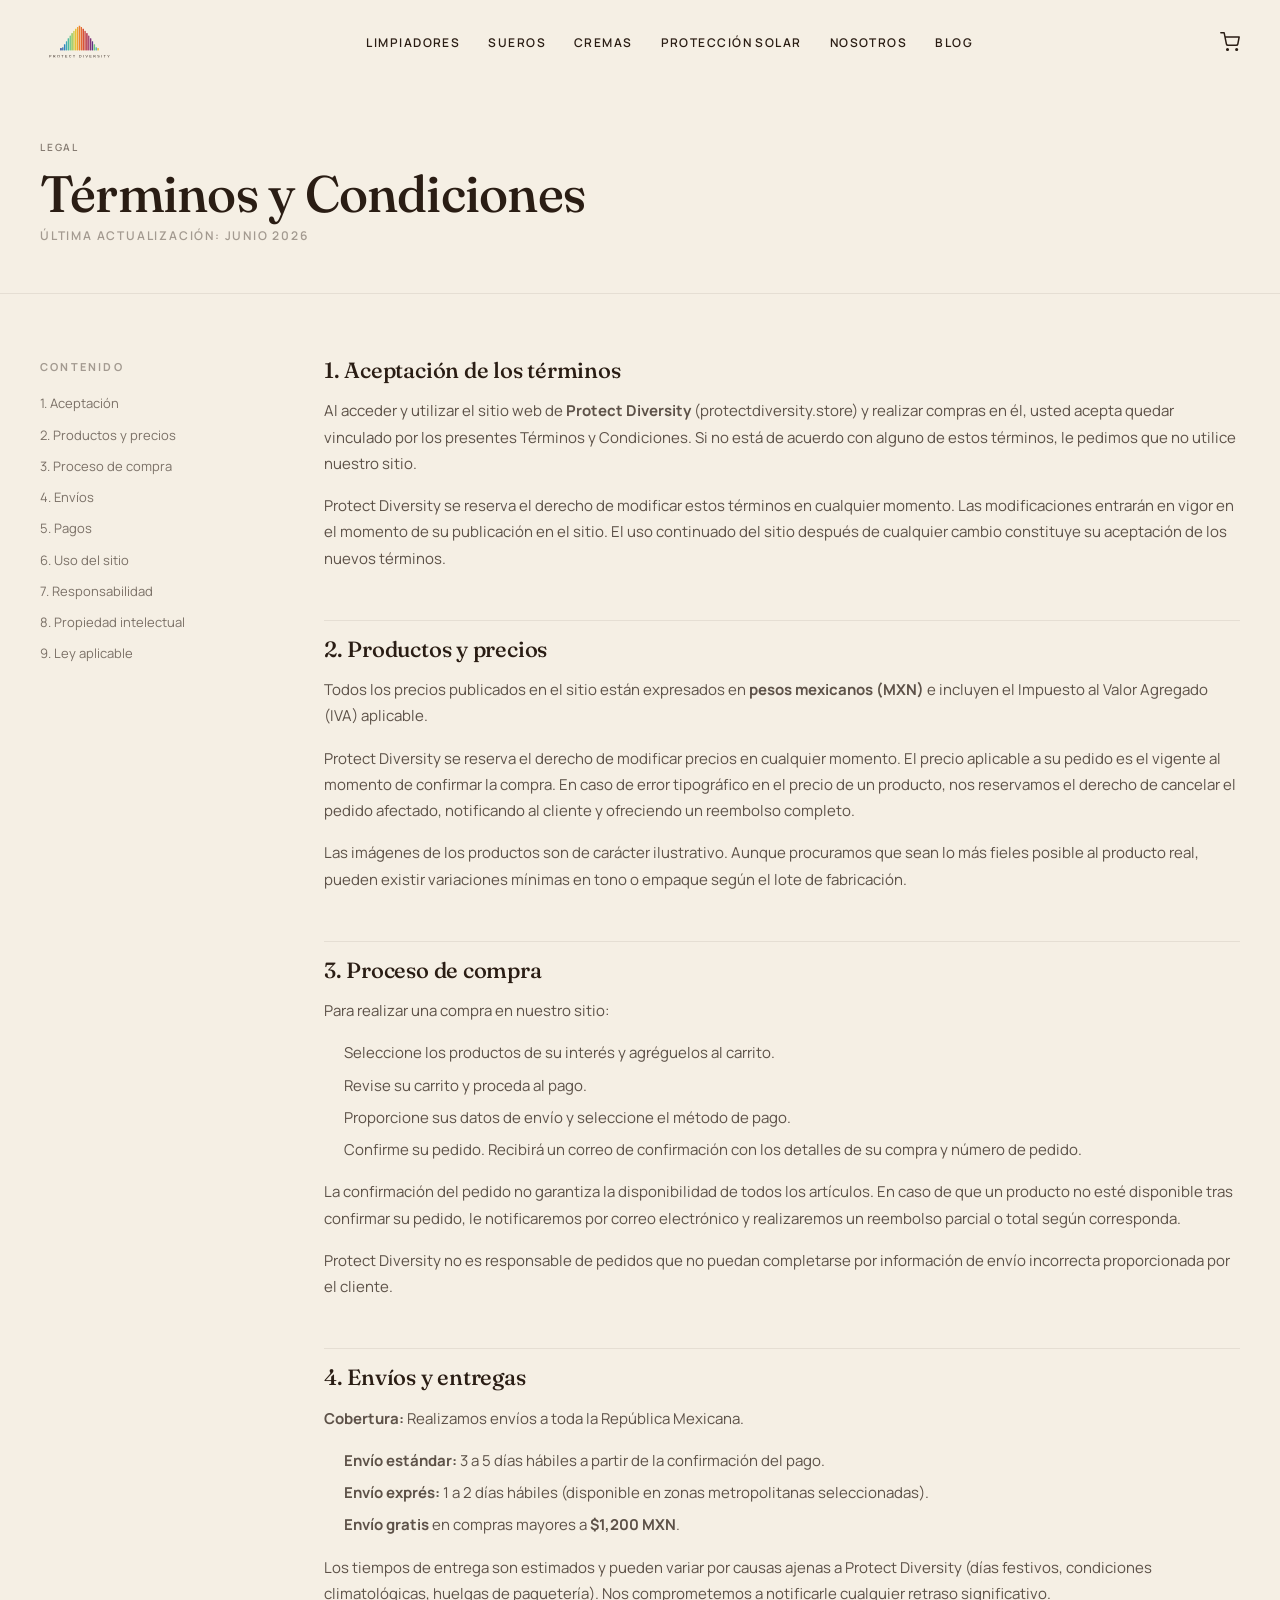
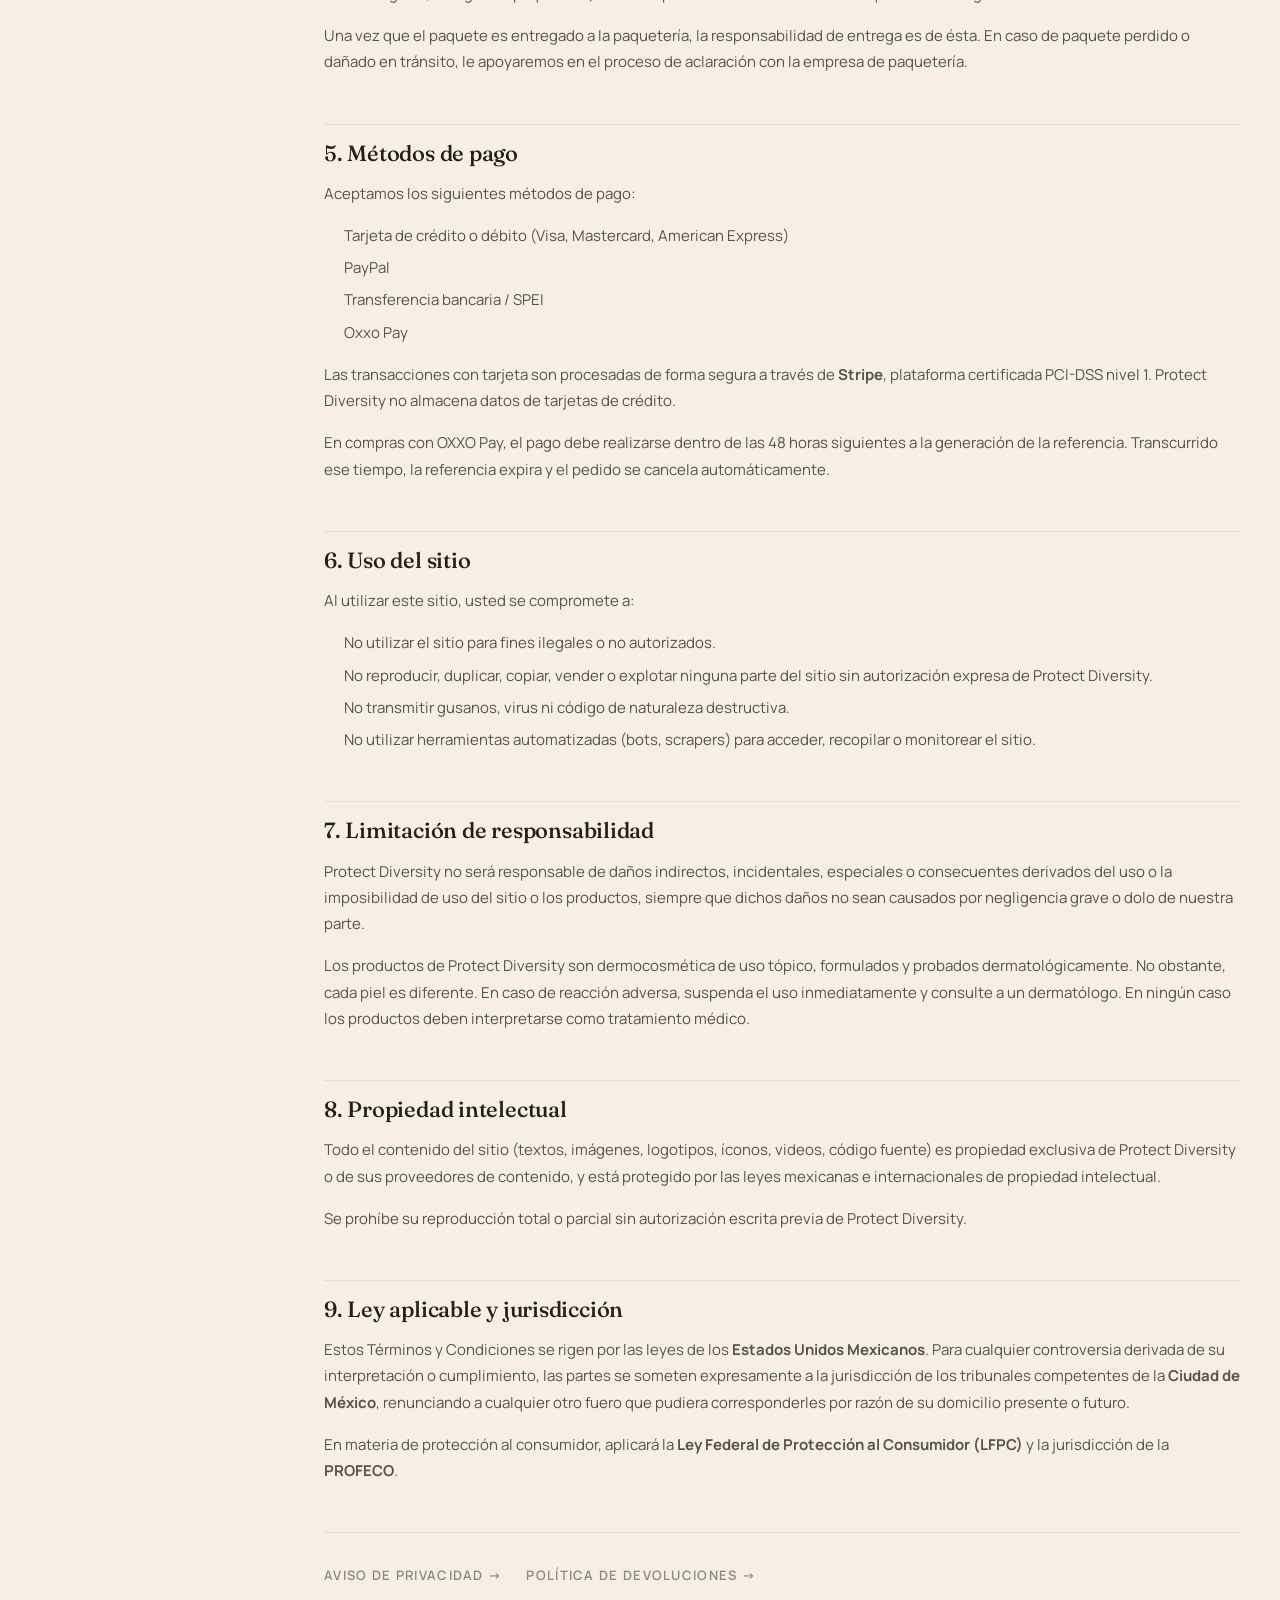
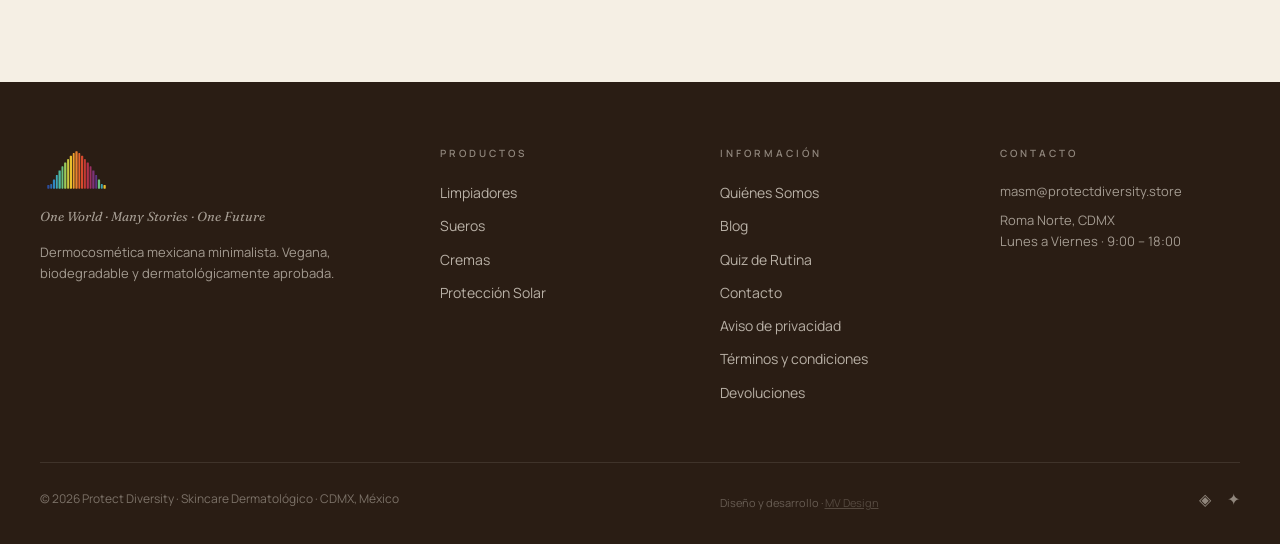
<file: terminos.html>
<!DOCTYPE html>
<html lang="es">
<head>
<meta charset="UTF-8">
<meta name="viewport" content="width=device-width, initial-scale=1.0">
<title>Términos y Condiciones | Protect Diversity</title>
<meta name="description" content="Términos y condiciones de uso y compra en la tienda en línea de Protect Diversity. Conoce nuestras políticas de envío, precios y uso del sitio.">
<meta name="robots" content="noindex">
<link rel="preconnect" href="https://fonts.googleapis.com">
<link rel="preconnect" href="https://fonts.gstatic.com" crossorigin>
<link href="https://fonts.googleapis.com/css2?family=Fraunces:ital,opsz,wght@0,9..144,300;0,9..144,400;0,9..144,500;0,9..144,600;1,9..144,400;1,9..144,500&family=Manrope:wght@300;400;500;600;700&display=swap" rel="stylesheet">
<link rel="stylesheet" href="css/global.css">
<style>
.legal-hero { padding: 140px 0 48px; border-bottom: 1px solid rgba(42,29,20,0.08); }
.legal-hero h1 { font-family: 'Fraunces', serif; font-size: clamp(32px, 4vw, 52px); font-weight: 500; margin-bottom: 8px; }
.legal-hero .meta { font-size: 12px; opacity: 0.4; text-transform: uppercase; letter-spacing: 0.15em; font-weight: 600; }
.legal-body { padding: 64px 0 96px; }
.legal-grid { display: grid; grid-template-columns: 220px 1fr; gap: 64px; align-items: start; }
.legal-toc { position: sticky; top: 100px; }
.legal-toc h4 { font-size: 11px; font-weight: 700; text-transform: uppercase; letter-spacing: 0.2em; opacity: 0.4; margin-bottom: 16px; }
.legal-toc ul { list-style: none; padding: 0; margin: 0; }
.legal-toc li { margin-bottom: 8px; }
.legal-toc a { font-size: 13px; color: var(--cacao); text-decoration: none; opacity: 0.6; transition: opacity 0.15s; }
.legal-toc a:hover { opacity: 1; }
.legal-content h2 { font-family: 'Fraunces', serif; font-size: 22px; font-weight: 500; margin: 48px 0 16px; padding-top: 16px; border-top: 1px solid rgba(42,29,20,0.08); }
.legal-content h2:first-child { margin-top: 0; border-top: none; padding-top: 0; }
.legal-content p { font-size: 15px; line-height: 1.75; opacity: 0.75; margin-bottom: 16px; }
.legal-content ul { padding-left: 20px; margin-bottom: 16px; }
.legal-content li { font-size: 15px; line-height: 1.75; opacity: 0.75; margin-bottom: 6px; }
.legal-content strong { opacity: 1; color: var(--cacao); }
.legal-content a { color: var(--terracota); }
.legal-nav { display: flex; gap: 24px; margin-top: 48px; padding-top: 32px; border-top: 1px solid rgba(42,29,20,0.08); flex-wrap: wrap; }
.legal-nav a { font-size: 13px; font-weight: 600; text-transform: uppercase; letter-spacing: 0.1em; color: var(--cacao); text-decoration: none; opacity: 0.5; transition: opacity 0.15s; }
.legal-nav a:hover { opacity: 1; }
@media (max-width: 768px) {
  .legal-grid { grid-template-columns: 1fr; }
  .legal-toc { display: none; }
}
</style>
</head>
<body>

<header class="header" id="header">
  <div class="header-inner">
    <a href="index.html" class="logo-link">
      <img src="img/logo-full.svg" alt="Protect Diversity" height="52" style="height:52px;width:auto;">
    </a>
    <nav>
      <ul class="header-nav">
        <li><a href="coleccion.html?cat=limpiadores">Limpiadores</a></li><li><a href="coleccion.html?cat=sueros">Sueros</a></li><li><a href="coleccion.html?cat=cremas">Cremas</a></li><li><a href="coleccion.html?cat=proteccion-solar">Protección Solar</a></li>
        <li><a href="nosotros.html">Nosotros</a></li>
        <li><a href="blog.html">Blog</a></li>
      </ul>
    </nav>
    <div class="header-icons">
      <button class="header-icon mobile-menu-btn" aria-label="Menú">☰</button>
      <button class="header-icon" data-cart-toggle aria-label="Carrito"><svg width="20" height="20" viewBox="0 0 24 24" fill="none" stroke="currentColor" stroke-width="1.75" stroke-linecap="round" stroke-linejoin="round" style="display:block;pointer-events:none;"><circle cx="9" cy="21" r="1"/><circle cx="20" cy="21" r="1"/><path d="M1 1h4l2.68 13.39a2 2 0 002 1.61h9.72a2 2 0 002-1.61L23 6H6"/></svg><span class="cart-count" style="display:none">0</span></button>
    </div>
  </div>
</header>

<nav class="mobile-nav">
  <button class="mobile-nav-close">✕</button>
  <a href="coleccion.html?cat=limpiadores">Limpiadores</a>
  <a href="coleccion.html?cat=sueros">Sueros</a>
  <a href="coleccion.html?cat=cremas">Cremas</a>
  <a href="coleccion.html?cat=proteccion-solar">Protección Solar</a>
  <a href="nosotros.html">Nosotros</a>
  <a href="blog.html">Blog</a>
  <a href="contacto.html">Contacto</a>
</nav>

<section class="legal-hero">
  <div class="container">
    <p class="eyebrow" style="margin-bottom:12px;">LEGAL</p>
    <h1>Términos y Condiciones</h1>
    <p class="meta">Última actualización: junio 2026</p>
  </div>
</section>

<section class="legal-body">
  <div class="container">
    <div class="legal-grid">

      <aside class="legal-toc">
        <h4>Contenido</h4>
        <ul>
          <li><a href="#aceptacion">1. Aceptación</a></li>
          <li><a href="#productos">2. Productos y precios</a></li>
          <li><a href="#compra">3. Proceso de compra</a></li>
          <li><a href="#envios">4. Envíos</a></li>
          <li><a href="#pagos">5. Pagos</a></li>
          <li><a href="#uso">6. Uso del sitio</a></li>
          <li><a href="#responsabilidad">7. Responsabilidad</a></li>
          <li><a href="#propiedad">8. Propiedad intelectual</a></li>
          <li><a href="#ley">9. Ley aplicable</a></li>
        </ul>
      </aside>

      <div class="legal-content">

        <h2 id="aceptacion">1. Aceptación de los términos</h2>
        <p>Al acceder y utilizar el sitio web de <strong>Protect Diversity</strong> (protectdiversity.store) y realizar compras en él, usted acepta quedar vinculado por los presentes Términos y Condiciones. Si no está de acuerdo con alguno de estos términos, le pedimos que no utilice nuestro sitio.</p>
        <p>Protect Diversity se reserva el derecho de modificar estos términos en cualquier momento. Las modificaciones entrarán en vigor en el momento de su publicación en el sitio. El uso continuado del sitio después de cualquier cambio constituye su aceptación de los nuevos términos.</p>

        <h2 id="productos">2. Productos y precios</h2>
        <p>Todos los precios publicados en el sitio están expresados en <strong>pesos mexicanos (MXN)</strong> e incluyen el Impuesto al Valor Agregado (IVA) aplicable.</p>
        <p>Protect Diversity se reserva el derecho de modificar precios en cualquier momento. El precio aplicable a su pedido es el vigente al momento de confirmar la compra. En caso de error tipográfico en el precio de un producto, nos reservamos el derecho de cancelar el pedido afectado, notificando al cliente y ofreciendo un reembolso completo.</p>
        <p>Las imágenes de los productos son de carácter ilustrativo. Aunque procuramos que sean lo más fieles posible al producto real, pueden existir variaciones mínimas en tono o empaque según el lote de fabricación.</p>

        <h2 id="compra">3. Proceso de compra</h2>
        <p>Para realizar una compra en nuestro sitio:</p>
        <ul>
          <li>Seleccione los productos de su interés y agréguelos al carrito.</li>
          <li>Revise su carrito y proceda al pago.</li>
          <li>Proporcione sus datos de envío y seleccione el método de pago.</li>
          <li>Confirme su pedido. Recibirá un correo de confirmación con los detalles de su compra y número de pedido.</li>
        </ul>
        <p>La confirmación del pedido no garantiza la disponibilidad de todos los artículos. En caso de que un producto no esté disponible tras confirmar su pedido, le notificaremos por correo electrónico y realizaremos un reembolso parcial o total según corresponda.</p>
        <p>Protect Diversity no es responsable de pedidos que no puedan completarse por información de envío incorrecta proporcionada por el cliente.</p>

        <h2 id="envios">4. Envíos y entregas</h2>
        <p><strong>Cobertura:</strong> Realizamos envíos a toda la República Mexicana.</p>
        <ul>
          <li><strong>Envío estándar:</strong> 3 a 5 días hábiles a partir de la confirmación del pago.</li>
          <li><strong>Envío exprés:</strong> 1 a 2 días hábiles (disponible en zonas metropolitanas seleccionadas).</li>
          <li><strong>Envío gratis</strong> en compras mayores a <strong>$1,200 MXN</strong>.</li>
        </ul>
        <p>Los tiempos de entrega son estimados y pueden variar por causas ajenas a Protect Diversity (días festivos, condiciones climatológicas, huelgas de paquetería). Nos comprometemos a notificarle cualquier retraso significativo.</p>
        <p>Una vez que el paquete es entregado a la paquetería, la responsabilidad de entrega es de ésta. En caso de paquete perdido o dañado en tránsito, le apoyaremos en el proceso de aclaración con la empresa de paquetería.</p>

        <h2 id="pagos">5. Métodos de pago</h2>
        <p>Aceptamos los siguientes métodos de pago:</p>
        <ul>
          <li>Tarjeta de crédito o débito (Visa, Mastercard, American Express)</li>
          <li>PayPal</li>
          <li>Transferencia bancaria / SPEI</li>
          <li>Oxxo Pay</li>
        </ul>
        <p>Las transacciones con tarjeta son procesadas de forma segura a través de <strong>Stripe</strong>, plataforma certificada PCI-DSS nivel 1. Protect Diversity no almacena datos de tarjetas de crédito.</p>
        <p>En compras con OXXO Pay, el pago debe realizarse dentro de las 48 horas siguientes a la generación de la referencia. Transcurrido ese tiempo, la referencia expira y el pedido se cancela automáticamente.</p>

        <h2 id="uso">6. Uso del sitio</h2>
        <p>Al utilizar este sitio, usted se compromete a:</p>
        <ul>
          <li>No utilizar el sitio para fines ilegales o no autorizados.</li>
          <li>No reproducir, duplicar, copiar, vender o explotar ninguna parte del sitio sin autorización expresa de Protect Diversity.</li>
          <li>No transmitir gusanos, virus ni código de naturaleza destructiva.</li>
          <li>No utilizar herramientas automatizadas (bots, scrapers) para acceder, recopilar o monitorear el sitio.</li>
        </ul>

        <h2 id="responsabilidad">7. Limitación de responsabilidad</h2>
        <p>Protect Diversity no será responsable de daños indirectos, incidentales, especiales o consecuentes derivados del uso o la imposibilidad de uso del sitio o los productos, siempre que dichos daños no sean causados por negligencia grave o dolo de nuestra parte.</p>
        <p>Los productos de Protect Diversity son dermocosmética de uso tópico, formulados y probados dermatológicamente. No obstante, cada piel es diferente. En caso de reacción adversa, suspenda el uso inmediatamente y consulte a un dermatólogo. En ningún caso los productos deben interpretarse como tratamiento médico.</p>

        <h2 id="propiedad">8. Propiedad intelectual</h2>
        <p>Todo el contenido del sitio (textos, imágenes, logotipos, íconos, videos, código fuente) es propiedad exclusiva de Protect Diversity o de sus proveedores de contenido, y está protegido por las leyes mexicanas e internacionales de propiedad intelectual.</p>
        <p>Se prohíbe su reproducción total o parcial sin autorización escrita previa de Protect Diversity.</p>

        <h2 id="ley">9. Ley aplicable y jurisdicción</h2>
        <p>Estos Términos y Condiciones se rigen por las leyes de los <strong>Estados Unidos Mexicanos</strong>. Para cualquier controversia derivada de su interpretación o cumplimiento, las partes se someten expresamente a la jurisdicción de los tribunales competentes de la <strong>Ciudad de México</strong>, renunciando a cualquier otro fuero que pudiera corresponderles por razón de su domicilio presente o futuro.</p>
        <p>En materia de protección al consumidor, aplicará la <strong>Ley Federal de Protección al Consumidor (LFPC)</strong> y la jurisdicción de la <strong>PROFECO</strong>.</p>

        <div class="legal-nav">
          <a href="privacidad.html">Aviso de privacidad →</a>
          <a href="devoluciones.html">Política de devoluciones →</a>
        </div>

      </div>
    </div>
  </div>
</section>

<footer class="footer">
  <div class="container">
    <div class="footer-grid">
      <div class="footer-col">
        <img src="img/isotipo.svg" alt="Protect Diversity" height="48" style="height:48px;width:auto;">
        <p class="footer-tagline">One World · Many Stories · One Future</p>
        <p style="margin-top:16px;">Dermocosmética mexicana minimalista. Vegana, biodegradable y dermatológicamente aprobada.</p>
      </div>
      <div class="footer-col">
        <h4>Productos</h4>
        <ul>
          <li><a href="coleccion.html?cat=limpiadores">Limpiadores</a></li><li><a href="coleccion.html?cat=sueros">Sueros</a></li><li><a href="coleccion.html?cat=cremas">Cremas</a></li><li><a href="coleccion.html?cat=proteccion-solar">Protección Solar</a></li>
          
        </ul>
      </div>
      <div class="footer-col">
        <h4>Información</h4>
        <ul>
          <li><a href="nosotros.html">Quiénes Somos</a></li>
          <li><a href="blog.html">Blog</a></li>
          <li><a href="quiz.html">Quiz de Rutina</a></li>
          <li><a href="contacto.html">Contacto</a></li>
          <li><a href="privacidad.html">Aviso de privacidad</a></li>
          <li><a href="terminos.html">Términos y condiciones</a></li>
          <li><a href="devoluciones.html">Devoluciones</a></li>
        </ul>
      </div>
      <div class="footer-col">
        <h4>Contacto</h4>
        <p>masm@protectdiversity.store</p>
        <p style="margin-top:8px;">Roma Norte, CDMX<br>Lunes a Viernes · 9:00 – 18:00</p>
      </div>
    </div>
    <div class="footer-bottom">
      <p>© 2026 Protect Diversity · Skincare Dermatológico · CDMX, México</p>
      <p style="margin-top:6px;font-size:11px;opacity:0.3;">Diseño y desarrollo · <a href="https://www.instagram.com/mvdesign.mkt" target="_blank" rel="noopener" style="color:inherit;text-decoration:underline;">MV Design</a></p>
      <div class="footer-social">
        <a href="#" aria-label="Instagram">◈</a>
        <a href="#" aria-label="TikTok">✦</a>
      </div>
    </div>
  </div>
</footer>

<div class="cart-overlay"></div>
<div class="cart-drawer">
  <div class="cart-drawer-header">
    <h3>Tu carrito</h3>
    <button class="cart-drawer-close">✕</button>
  </div>
  <div class="cart-drawer-items"></div>
  <div class="cart-drawer-footer" style="display:none">
    <div class="cart-drawer-subtotal"><span>Subtotal</span><span class="amount">$0</span></div>
    <p class="cart-drawer-shipping">Envío gratis en compras desde $1,200</p>
    <a href="carrito.html" class="btn-primary btn-primary--full">VER CARRITO</a>
  </div>
</div>

<script src="js/global.js"></script>
<script src="js/products.js"></script>
</body>
</html>
</file>
<file: css/global.css>
/* ═══════════════════════════════════════════════════════════
   PROTECT DIVERSITY — Global Design System
   Brand Book v1.0 · 2026
   ═══════════════════════════════════════════════════════════ */

/* ── RESET ── */
*, *::before, *::after { margin: 0; padding: 0; box-sizing: border-box; }

/* ── VARIABLES ── */
:root {
  --crema: #F5EFE4;
  --crema-2: #EDE4D3;
  --cacao: #2A1D14;
  --terracota: #C45A2C;
  --ocre: #D9893B;
  --salvia: #5E6B4E;
  --rose: #E8B9A6;
  --blanco: #FFFFFF;
  --gris-borde: #D3D1C7;
  --max-width: 1400px;
  --pad-desktop: 40px;
  --pad-mobile: 16px;

  /* Easing curves */
  --ease-out: cubic-bezier(0.23, 1, 0.32, 1);
  --ease-in-out: cubic-bezier(0.77, 0, 0.175, 1);
  --ease-drawer: cubic-bezier(0.32, 0.72, 0, 1);

  /* Timing tokens */
  --dur-press: 120ms;
  --dur-fast: 160ms;
  --dur-md: 200ms;
  --dur-lg: 350ms;
}

/* ── BASE ── */
html { scroll-behavior: smooth; }

body {
  font-family: 'Manrope', sans-serif;
  background: var(--crema);
  color: var(--cacao);
  font-size: 15px;
  line-height: 1.55;
  -webkit-font-smoothing: antialiased;
  -moz-osx-font-smoothing: grayscale;
}

a { color: var(--cacao); text-decoration: none; }
a { transition: opacity var(--dur-fast) var(--ease-out); }
a:hover { opacity: 0.7; }

img { max-width: 100%; display: block; }
ul { list-style: none; }
button { cursor: pointer; font-family: inherit; }

/* ── CONTAINER ── */
.container {
  max-width: var(--max-width);
  margin: 0 auto;
  padding: 0 var(--pad-desktop);
}

@media (max-width: 768px) {
  .container { padding: 0 var(--pad-mobile); }
}

/* ── TYPOGRAPHY (Brand Book p.21) ── */
.display {
  font-family: 'Fraunces', serif;
  font-size: clamp(42px, 5vw, 72px);
  font-weight: 500;
  line-height: 0.95;
  letter-spacing: -0.025em;
}

h1, .h1 {
  font-family: 'Fraunces', serif;
  font-size: clamp(28px, 3.5vw, 42px);
  font-weight: 500;
  line-height: 1.0;
  letter-spacing: -0.015em;
  text-wrap: balance;
}

h2, .h2 {
  font-family: 'Fraunces', serif;
  font-size: clamp(22px, 2.5vw, 36px);
  font-weight: 500;
  line-height: 1.1;
  letter-spacing: -0.01em;
  text-wrap: balance;
}

h3, .h3 {
  font-family: 'Fraunces', serif;
  font-size: clamp(16px, 1.5vw, 20px);
  font-weight: 500;
  line-height: 1.2;
  text-wrap: pretty;
}

.lead {
  font-family: 'Manrope', sans-serif;
  font-size: 14px;
  font-weight: 400;
  line-height: 1.55;
}

.body-text {
  font-family: 'Manrope', sans-serif;
  font-size: 15px;
  font-weight: 400;
  line-height: 1.55;
}

.caption {
  font-family: 'Manrope', sans-serif;
  font-size: 12px;
  font-weight: 400;
  line-height: 1.45;
}

.eyebrow {
  font-family: 'Manrope', sans-serif;
  font-size: 10px;
  font-weight: 600;
  text-transform: uppercase;
  letter-spacing: 0.18em;
  opacity: 0.55;
}

.cta-text {
  font-family: 'Manrope', sans-serif;
  font-weight: 600;
  text-transform: uppercase;
  letter-spacing: 0.25em;
}

.quote {
  font-family: 'Fraunces', serif;
  font-style: italic;
  font-weight: 400;
  line-height: 1.3;
}

/* ── SECTION SPACING ── */
section { padding: 80px 0; }
@media (max-width: 768px) { section { padding: 56px 0; } }

.section-intro {
  text-align: center;
  margin-bottom: 48px;
}

.section-intro .eyebrow { margin-bottom: 12px; }
.section-intro h2 { margin-bottom: 8px; }

.section-intro .subtitle {
  font-family: 'Fraunces', serif;
  font-style: italic;
  color: var(--terracota);
  font-size: 16px;
}

/* ── BUTTONS ── */
.btn-primary {
  display: inline-block;
  background: var(--cacao);
  color: var(--crema);
  border: none;
  border-radius: 999px;
  padding: 16px 32px;
  font-family: 'Manrope', sans-serif;
  font-size: 13px;
  font-weight: 600;
  text-transform: uppercase;
  letter-spacing: 0.25em;
  cursor: pointer;
  transition: opacity var(--dur-fast) var(--ease-out), transform var(--dur-press) var(--ease-out), box-shadow var(--dur-md) var(--ease-out);
  text-align: center;
}
.btn-primary:hover { opacity: 0.85; color: var(--crema); box-shadow: 0 4px 16px rgba(42,29,20,0.15); }
.btn-primary:active { transform: scale(0.97); box-shadow: none; }
.btn-primary--full { display: block; width: 100%; }
.btn-primary--large { padding: 18px 48px; font-size: 14px; }
.btn-primary--ocre { background: var(--ocre); }

.btn-secondary {
  display: inline-block;
  background: transparent;
  color: var(--cacao);
  border: 2px solid var(--cacao);
  border-radius: 999px;
  padding: 14px 28px;
  font-family: 'Manrope', sans-serif;
  font-size: 13px;
  font-weight: 600;
  text-transform: uppercase;
  letter-spacing: 0.25em;
  cursor: pointer;
  transition: opacity var(--dur-fast) var(--ease-out), transform var(--dur-press) var(--ease-out), background var(--dur-md) var(--ease-out), color var(--dur-md) var(--ease-out);
  text-decoration: none;
}
.btn-secondary:hover { background: var(--cacao); color: var(--crema); opacity: 1; }
.btn-secondary:active { transform: scale(0.97); }

/* ── PILLS ── */
.pill {
  display: inline-block;
  font-size: 11px;
  font-weight: 600;
  text-transform: uppercase;
  letter-spacing: 0.15em;
  padding: 5px 12px;
  border-radius: 999px;
}
.pill--cacao { background: var(--cacao); color: var(--crema); }
.pill--ocre { background: var(--ocre); color: var(--blanco); }
.pill--terracota { background: var(--terracota); color: var(--blanco); }
.pill--salvia { background: var(--salvia); color: var(--blanco); }
.pill--outline { background: transparent; border: 1px solid var(--cacao); color: var(--cacao); }

/* ── CARDS ── */
.card {
  background: var(--crema-2);
  border-radius: 12px;
  padding: 32px;
}
.card--white {
  background: var(--blanco);
  border: 0.5px solid var(--gris-borde);
}

/* ── INPUTS ── */
.input {
  width: 100%;
  background: var(--blanco);
  border: 1px solid rgba(42,29,20,0.25);
  border-radius: 8px;
  padding: 14px 16px;
  font-family: 'Manrope', sans-serif;
  font-size: 14px;
  color: var(--cacao);
  outline: none;
  transition: border-color var(--dur-md) var(--ease-out), box-shadow var(--dur-md) var(--ease-out);
}
.input:focus { border-color: var(--cacao); box-shadow: 0 0 0 3px rgba(42,29,20,0.08); }
.input::placeholder { opacity: 0.4; }

.input-label {
  display: block;
  font-size: 10px;
  font-weight: 600;
  text-transform: uppercase;
  letter-spacing: 0.25em;
  margin-bottom: 6px;
}

/* ── TRUST BADGES ── */
.trust-strip {
  display: flex;
  flex-wrap: wrap;
  gap: 16px;
  justify-content: center;
}
.trust-badge {
  font-size: 12px;
  font-weight: 500;
  display: flex;
  align-items: center;
  gap: 4px;
  opacity: 0.75;
}

/* ── HEADER ── */
.header {
  position: fixed;
  top: 0;
  left: 0;
  right: 0;
  z-index: 1000;
  background: var(--crema);
  border-bottom: 1px solid transparent;
  transition: border-color var(--dur-lg) var(--ease-out), box-shadow var(--dur-lg) var(--ease-out);
}
.header.scrolled { border-bottom-color: rgba(42,29,20,0.08); box-shadow: 0 1px 12px rgba(42,29,20,0.04); }

.header-inner {
  max-width: var(--max-width);
  margin: 0 auto;
  padding: 16px var(--pad-desktop);
  display: flex;
  align-items: center;
  justify-content: space-between;
}

.header-nav {
  display: flex;
  gap: 28px;
  list-style: none;
}
.header-nav a {
  text-decoration: none;
  color: var(--cacao);
  font-size: 12px;
  font-weight: 600;
  text-transform: uppercase;
  letter-spacing: 0.12em;
  position: relative;
  transition: opacity var(--dur-fast) var(--ease-out);
}
.header-nav a::after {
  content: '';
  position: absolute;
  bottom: -4px;
  left: 0;
  width: 100%;
  height: 1.5px;
  background: var(--cacao);
  transform: scaleX(0);
  transform-origin: right;
  transition: transform var(--dur-md) var(--ease-out);
}
.header-nav a:hover { opacity: 1; }
.header-nav a:hover::after { transform: scaleX(1); transform-origin: left; }
.header-nav a.active::after { transform: scaleX(1); }

.header-icons {
  display: flex;
  gap: 16px;
  align-items: center;
}
.header-icon {
  font-size: 18px;
  color: var(--cacao);
  cursor: pointer;
  transition: opacity var(--dur-fast) var(--ease-out), transform var(--dur-press) var(--ease-out);
  background: none;
  border: none;
  position: relative;
}
.header-icon:hover { opacity: 0.6; }
.header-icon:active { transform: scale(0.9); }

.cart-count {
  position: absolute;
  top: -6px;
  right: -8px;
  background: var(--terracota);
  color: var(--blanco);
  font-size: 9px;
  font-weight: 700;
  width: 16px;
  height: 16px;
  border-radius: 50%;
  display: flex;
  align-items: center;
  justify-content: center;
  transition: transform var(--dur-press) var(--ease-out);
}
.cart-count.pop {
  animation: badge-pop var(--dur-md) var(--ease-out);
}
@keyframes badge-pop {
  0% { transform: scale(1); }
  50% { transform: scale(1.35); }
  100% { transform: scale(1); }
}

.breadcrumb {
  max-width: var(--max-width);
  margin: 0 auto;
  padding: 8px var(--pad-desktop);
  font-size: 12px;
  color: var(--cacao);
  opacity: 0.5;
  letter-spacing: 0.05em;
}
.breadcrumb span { margin: 0 6px; }
.breadcrumb a { opacity: 0.7; }
.breadcrumb a:hover { opacity: 1; }

/* Mobile nav */
.mobile-menu-btn {
  display: none;
  background: none;
  border: none;
  font-size: 22px;
  color: var(--cacao);
  cursor: pointer;
  transition: opacity 0.15s var(--ease-out);
}
.mobile-menu-btn:hover { opacity: 0.6; }

.mobile-nav {
  display: flex;
  position: fixed;
  top: 0;
  left: 0;
  right: 0;
  bottom: 0;
  background: var(--crema);
  z-index: 2000;
  padding: 80px var(--pad-mobile) 40px;
  flex-direction: column;
  gap: 0;
  transform: translateX(-100%);
  visibility: hidden;
  transition: transform 0.38s var(--ease-drawer), visibility 0.38s;
}
.mobile-nav.open {
  transform: translateX(0);
  visibility: visible;
}
.mobile-nav a {
  display: block;
  padding: 16px 0;
  font-size: 18px;
  font-family: 'Fraunces', serif;
  font-weight: 500;
  border-bottom: 1px solid rgba(42,29,20,0.08);
  opacity: 0;
  transform: translateX(-12px);
  transition: opacity 0.3s var(--ease-out), transform 0.3s var(--ease-out);
}
.mobile-nav.open a {
  opacity: 1;
  transform: translateX(0);
}
.mobile-nav.open a:nth-child(2) { transition-delay: 40ms; }
.mobile-nav.open a:nth-child(3) { transition-delay: 80ms; }
.mobile-nav.open a:nth-child(4) { transition-delay: 120ms; }
.mobile-nav.open a:nth-child(5) { transition-delay: 160ms; }
.mobile-nav.open a:nth-child(6) { transition-delay: 200ms; }
.mobile-nav.open a:nth-child(7) { transition-delay: 240ms; }
.mobile-nav-close {
  position: absolute;
  top: 20px;
  right: 20px;
  background: none;
  border: none;
  font-size: 24px;
  cursor: pointer;
  color: var(--cacao);
  transition: opacity var(--dur-fast) var(--ease-out), transform var(--dur-press) var(--ease-out);
}
.mobile-nav-close:hover { opacity: 0.5; }
.mobile-nav-close:active { transform: scale(0.85); }

@media (max-width: 768px) {
  .header-inner { padding: 12px var(--pad-mobile); }
  .header-nav { display: none; }
  .mobile-menu-btn { display: block; }
  .breadcrumb { padding: 8px var(--pad-mobile); }
}

/* ── FOOTER ── */
.footer {
  background: var(--cacao);
  padding: 64px 0 32px;
  color: var(--crema);
}
.footer a { color: var(--crema); opacity: 0.7; }
.footer a:hover { opacity: 1; }

.footer-grid {
  display: grid;
  grid-template-columns: 1.5fr 1fr 1fr 1fr;
  gap: 40px;
  margin-bottom: 48px;
}

.footer-col h4 {
  font-family: 'Manrope', sans-serif;
  font-size: 10px;
  font-weight: 600;
  text-transform: uppercase;
  letter-spacing: 0.3em;
  margin-bottom: 20px;
  opacity: 0.5;
}
.footer-col ul { list-style: none; }
.footer-col li { margin-bottom: 10px; }
.footer-col a { font-size: 14px; }
.footer-col p { font-size: 13px; opacity: 0.6; line-height: 1.6; }

.footer-tagline {
  font-family: 'Fraunces', serif;
  font-style: italic;
  font-size: 14px;
  opacity: 0.5;
  margin-top: 12px;
}

.footer-bottom {
  border-top: 1px solid rgba(245,239,228,0.1);
  padding-top: 24px;
  display: flex;
  justify-content: space-between;
  align-items: center;
}
.footer-bottom p { font-size: 12px; opacity: 0.4; }
.footer-social { display: flex; gap: 16px; }
.footer-social a { font-size: 16px; opacity: 0.5; }
.footer-social a:hover { opacity: 1; }

@media (max-width: 768px) {
  .footer-grid { grid-template-columns: 1fr 1fr; gap: 32px; }
  .footer-bottom { flex-direction: column; gap: 12px; text-align: center; }
}

/* ── CART DRAWER ── */
.cart-overlay {
  position: fixed;
  inset: 0;
  background: rgba(42,29,20,0.4);
  z-index: 3000;
  opacity: 0;
  pointer-events: none;
  transition: opacity 0.35s var(--ease-out);
}
.cart-overlay.open { opacity: 1; pointer-events: auto; }

.cart-drawer {
  position: fixed;
  top: 0;
  right: 0;
  bottom: 0;
  width: 420px;
  max-width: 90vw;
  background: var(--crema);
  z-index: 3001;
  transform: translateX(100%);
  transition: transform 0.42s var(--ease-drawer);
  display: flex;
  flex-direction: column;
}
.cart-drawer.open { transform: translateX(0); }

.cart-drawer-header {
  padding: 20px 24px;
  border-bottom: 1px solid rgba(42,29,20,0.1);
  display: flex;
  justify-content: space-between;
  align-items: center;
}
.cart-drawer-header h3 {
  font-family: 'Fraunces', serif;
  font-size: 20px;
  font-weight: 500;
}
.cart-drawer-close {
  background: none;
  border: none;
  font-size: 20px;
  cursor: pointer;
  color: var(--cacao);
  transition: opacity var(--dur-fast) var(--ease-out), transform var(--dur-press) var(--ease-out);
}
.cart-drawer-close:hover { opacity: 0.5; }
.cart-drawer-close:active { transform: scale(0.85); }

.cart-drawer-items {
  flex: 1;
  overflow-y: auto;
  padding: 20px 24px;
}

.cart-drawer-item {
  display: flex;
  gap: 16px;
  padding: 16px 0;
  border-bottom: 1px solid rgba(42,29,20,0.06);
  animation: cart-item-in var(--dur-lg) var(--ease-out) both;
}
@keyframes cart-item-in {
  from { opacity: 0; transform: translateX(16px); }
  to { opacity: 1; transform: translateX(0); }
}
.cart-drawer-item-img {
  width: 64px;
  height: 64px;
  background: var(--crema-2);
  border-radius: 8px;
  flex-shrink: 0;
}
.cart-drawer-item-info { flex: 1; }
.cart-drawer-item-name {
  font-family: 'Fraunces', serif;
  font-size: 14px;
  font-weight: 500;
  margin-bottom: 4px;
}
.cart-drawer-item-price { font-size: 13px; opacity: 0.7; }
.cart-drawer-item-qty {
  display: flex;
  align-items: center;
  gap: 8px;
  margin-top: 8px;
}
.cart-drawer-item-qty button {
  width: 28px;
  height: 28px;
  border: 1px solid rgba(42,29,20,0.2);
  border-radius: 6px;
  background: none;
  font-size: 14px;
  display: flex;
  align-items: center;
  justify-content: center;
  transition: background var(--dur-fast) var(--ease-out), transform var(--dur-press) var(--ease-out), border-color var(--dur-fast) var(--ease-out);
  cursor: pointer;
}
.cart-drawer-item-qty button:hover { background: rgba(42,29,20,0.04); border-color: rgba(42,29,20,0.35); }
.cart-drawer-item-qty button:active { transform: scale(0.9); }
.cart-drawer-item-qty span { font-size: 13px; font-weight: 600; min-width: 20px; text-align: center; }
.cart-drawer-item-remove {
  background: none;
  border: none;
  font-size: 12px;
  opacity: 0.4;
  cursor: pointer;
  margin-top: 4px;
  transition: opacity var(--dur-fast) var(--ease-out), color var(--dur-fast) var(--ease-out), transform var(--dur-press) var(--ease-out);
}
.cart-drawer-item-remove:hover { opacity: 1; color: var(--terracota); }
.cart-drawer-item-remove:active { transform: scale(0.95); }

.cart-drawer-footer {
  padding: 20px 24px;
  border-top: 1px solid rgba(42,29,20,0.1);
}
.cart-drawer-subtotal {
  display: flex;
  justify-content: space-between;
  margin-bottom: 8px;
  font-size: 14px;
}
.cart-drawer-subtotal .amount {
  font-family: 'Fraunces', serif;
  font-weight: 500;
  font-size: 18px;
}
.cart-drawer-shipping {
  font-size: 12px;
  opacity: 0.5;
  margin-bottom: 16px;
}
.cart-drawer-empty {
  text-align: center;
  padding: 60px 20px;
  opacity: 0.5;
}
.cart-drawer-empty p { font-size: 14px; margin-bottom: 16px; }

/* ── SCROLL ANIMATIONS ── */
.reveal {
  opacity: 0;
  transform: translateY(20px);
  transition: opacity 0.6s var(--ease-out), transform 0.6s var(--ease-out);
  will-change: opacity, transform;
}
.reveal.visible {
  opacity: 1;
  transform: translateY(0);
}
.reveal-delay-1 { transition-delay: 0.06s; }
.reveal-delay-2 { transition-delay: 0.12s; }
.reveal-delay-3 { transition-delay: 0.18s; }
.reveal-delay-4 { transition-delay: 0.24s; }

@media (prefers-reduced-motion: reduce) {
  .reveal,
  .reveal.visible {
    opacity: 1;
    transform: none;
    transition: none;
  }
  .cart-drawer { transition: none; }
  .cart-overlay { transition: none; }
  .mobile-nav { transition: none; }
  .btn-primary,
  .btn-secondary,
  .product-card-btn { transition: opacity 0.1s; }
  .product-card { transition: none; }
  .product-card-img img { transition: none; }
  * { animation-duration: 0.01ms !important; animation-iteration-count: 1 !important; }
}

/* ── PRODUCT CARD (shared) ── */
.product-card {
  background: var(--crema-2);
  border-radius: 12px;
  overflow: hidden;
  transition: transform 0.25s var(--ease-out), box-shadow 0.25s var(--ease-out);
}

@media (hover: hover) and (pointer: fine) {
  .product-card:hover {
    transform: translateY(-5px);
    box-shadow: 0 16px 40px rgba(42,29,20,0.1);
  }
  .product-card:hover .product-card-img img {
    transform: scale(1.04);
  }
}

.product-card-img {
  aspect-ratio: 4/5;
  background: var(--crema-2);
  position: relative;
  display: flex;
  align-items: center;
  justify-content: center;
  overflow: hidden;
}
.product-card-img img {
  width: 100%;
  height: 100%;
  object-fit: cover;
  object-position: center;
  transition: transform var(--dur-lg) var(--ease-out);
  display: block;
}
.product-card-img .pills {
  position: absolute;
  top: 12px;
  left: 12px;
  right: 12px;
  display: flex;
  gap: 6px;
  flex-wrap: wrap;
}
.product-card-img .pill {
  white-space: nowrap;
}

.product-card-body { padding: 16px 20px 20px; }
.product-card-category {
  font-size: 9px;
  font-weight: 600;
  text-transform: uppercase;
  letter-spacing: 0.25em;
  opacity: 0.5;
  margin-bottom: 4px;
}
.product-card-name {
  font-family: 'Fraunces', serif;
  font-size: 16px;
  font-weight: 500;
  margin-bottom: 6px;
  line-height: 1.2;
}
.product-card-price {
  display: flex;
  align-items: center;
  gap: 8px;
  margin-bottom: 6px;
}
.product-card-price .current {
  font-family: 'Fraunces', serif;
  font-size: 18px;
  font-weight: 500;
}
.product-card-price .compare {
  font-size: 13px;
  text-decoration: line-through;
  opacity: 0.4;
}
.product-card-price .discount {
  font-size: 11px;
  font-weight: 700;
  color: #FFFFFF;
  background: #5A8A3F;
  padding: 3px 9px;
  border-radius: 999px;
  letter-spacing: 0.04em;
  line-height: 1;
  box-shadow: 0 1px 2px rgba(90, 138, 63, 0.25);
  display: inline-block;
}
.product-card-rating {
  display: flex;
  align-items: center;
  gap: 4px;
  margin-bottom: 12px;
}
.product-card-rating .stars { color: var(--ocre); font-size: 12px; letter-spacing: 1px; }
.product-card-rating .score { font-size: 12px; opacity: 0.5; }

.product-card-btn {
  width: 100%;
  background: var(--cacao);
  color: var(--crema);
  border: none;
  border-radius: 999px;
  padding: 10px;
  font-family: 'Manrope', sans-serif;
  font-size: 11px;
  font-weight: 600;
  text-transform: uppercase;
  letter-spacing: 0.2em;
  cursor: pointer;
  transition: opacity var(--dur-fast) var(--ease-out), transform var(--dur-press) var(--ease-out), background var(--dur-md) var(--ease-out);
  position: relative;
  overflow: hidden;
}
.product-card-btn:hover { opacity: 0.85; }
.product-card-btn:active { transform: scale(0.97); }
.product-card-btn.added {
  background: var(--salvia);
  pointer-events: none;
}

/* ── NEWSLETTER ── */
.newsletter {
  background: var(--crema-2);
  border-radius: 12px;
  padding: 48px;
  text-align: center;
}
.newsletter h3 {
  font-family: 'Fraunces', serif;
  font-size: 24px;
  font-weight: 500;
  margin-bottom: 8px;
}
.newsletter p { font-size: 14px; opacity: 0.7; margin-bottom: 24px; }
.newsletter-form {
  display: flex;
  gap: 8px;
  max-width: 460px;
  margin: 0 auto;
}
.newsletter-form .input { flex: 1; }
@media (max-width: 768px) {
  .newsletter { padding: 32px 20px; }
  .newsletter-form { flex-direction: column; }
}

/* ── DARK SECTION ── */
.section-dark {
  background: var(--cacao);
  color: var(--crema);
}
.section-dark .eyebrow { color: var(--ocre); }

/* ── LOGO SVG (inline helper) ── */
.logo-link { display: flex; align-items: center; text-decoration: none; }

/* ── REVIEWS ── */
.reviews-header {
  display: flex; align-items: center; justify-content: space-between;
  padding-bottom: 24px; border-bottom: 1px solid rgba(42,29,20,0.08);
  margin-bottom: 24px; flex-wrap: wrap; gap: 12px;
}
.reviews-avg { display: flex; align-items: center; gap: 12px; }
.reviews-avg-num {
  font-family: 'Fraunces', serif; font-size: 40px; font-weight: 500; line-height: 1;
}
.reviews-count { font-size: 13px; opacity: 0.5; }
.reviews-write-btn { font-size: 11px; padding: 10px 20px; }
.reviews-list { display: flex; flex-direction: column; gap: 16px; }
.review-card {
  padding: 24px 28px; border-radius: 12px;
  background: var(--blanco); border: 1px solid rgba(42,29,20,0.06);
}
.review-header {
  display: flex; justify-content: space-between; align-items: flex-start;
  margin-bottom: 6px; flex-wrap: wrap; gap: 8px;
}
.review-meta { display: flex; align-items: center; gap: 8px; flex-wrap: wrap; }
.review-name { font-weight: 600; font-size: 14px; }
.review-city { font-size: 13px; opacity: 0.5; }
.review-verified { font-size: 11px; color: var(--salvia); font-weight: 600; }
.review-stars { font-size: 13px; letter-spacing: 1px; flex-shrink: 0; }
.review-skin {
  font-size: 10px; font-weight: 600; text-transform: uppercase; letter-spacing: 0.2em;
  color: var(--terracota); margin-bottom: 8px; opacity: 0.7;
}
.review-title {
  font-family: 'Fraunces', serif; font-size: 16px; font-weight: 500;
  margin-bottom: 8px; line-height: 1.3;
}
.review-text { font-size: 14px; line-height: 1.7; opacity: 0.75; margin-bottom: 10px; }
.review-date { font-size: 11px; opacity: 0.35; }

/* ── DERMA-APROBADO ── */
.derma-section { padding: 80px 0; }
.derma-grid {
  display: grid; grid-template-columns: 1fr 1fr; gap: 48px; align-items: center;
}
.derma-badge-row { display: flex; gap: 16px; flex-wrap: wrap; margin-top: 32px; }
.derma-badge {
  display: flex; align-items: center; gap: 10px;
  padding: 14px 20px; background: var(--crema-2); border-radius: 12px;
  font-size: 13px; font-weight: 500; flex: 1; min-width: 180px;
}
.derma-badge-icon { font-size: 20px; flex-shrink: 0; }
.derma-points { display: flex; flex-direction: column; gap: 20px; margin-top: 24px; }
.derma-point { display: flex; gap: 16px; align-items: flex-start; }
.derma-point-num {
  font-family: 'Fraunces', serif; font-size: 24px; font-weight: 300;
  color: var(--terracota); opacity: 0.5; flex-shrink: 0; line-height: 1;
}
.derma-point h4 { font-size: 14px; font-weight: 600; margin-bottom: 4px; }
.derma-point p { font-size: 13px; opacity: 0.65; line-height: 1.6; }

@media (max-width: 768px) {
  .derma-grid { grid-template-columns: 1fr; }
  .reviews-header { flex-direction: column; align-items: flex-start; }
}
</file>
